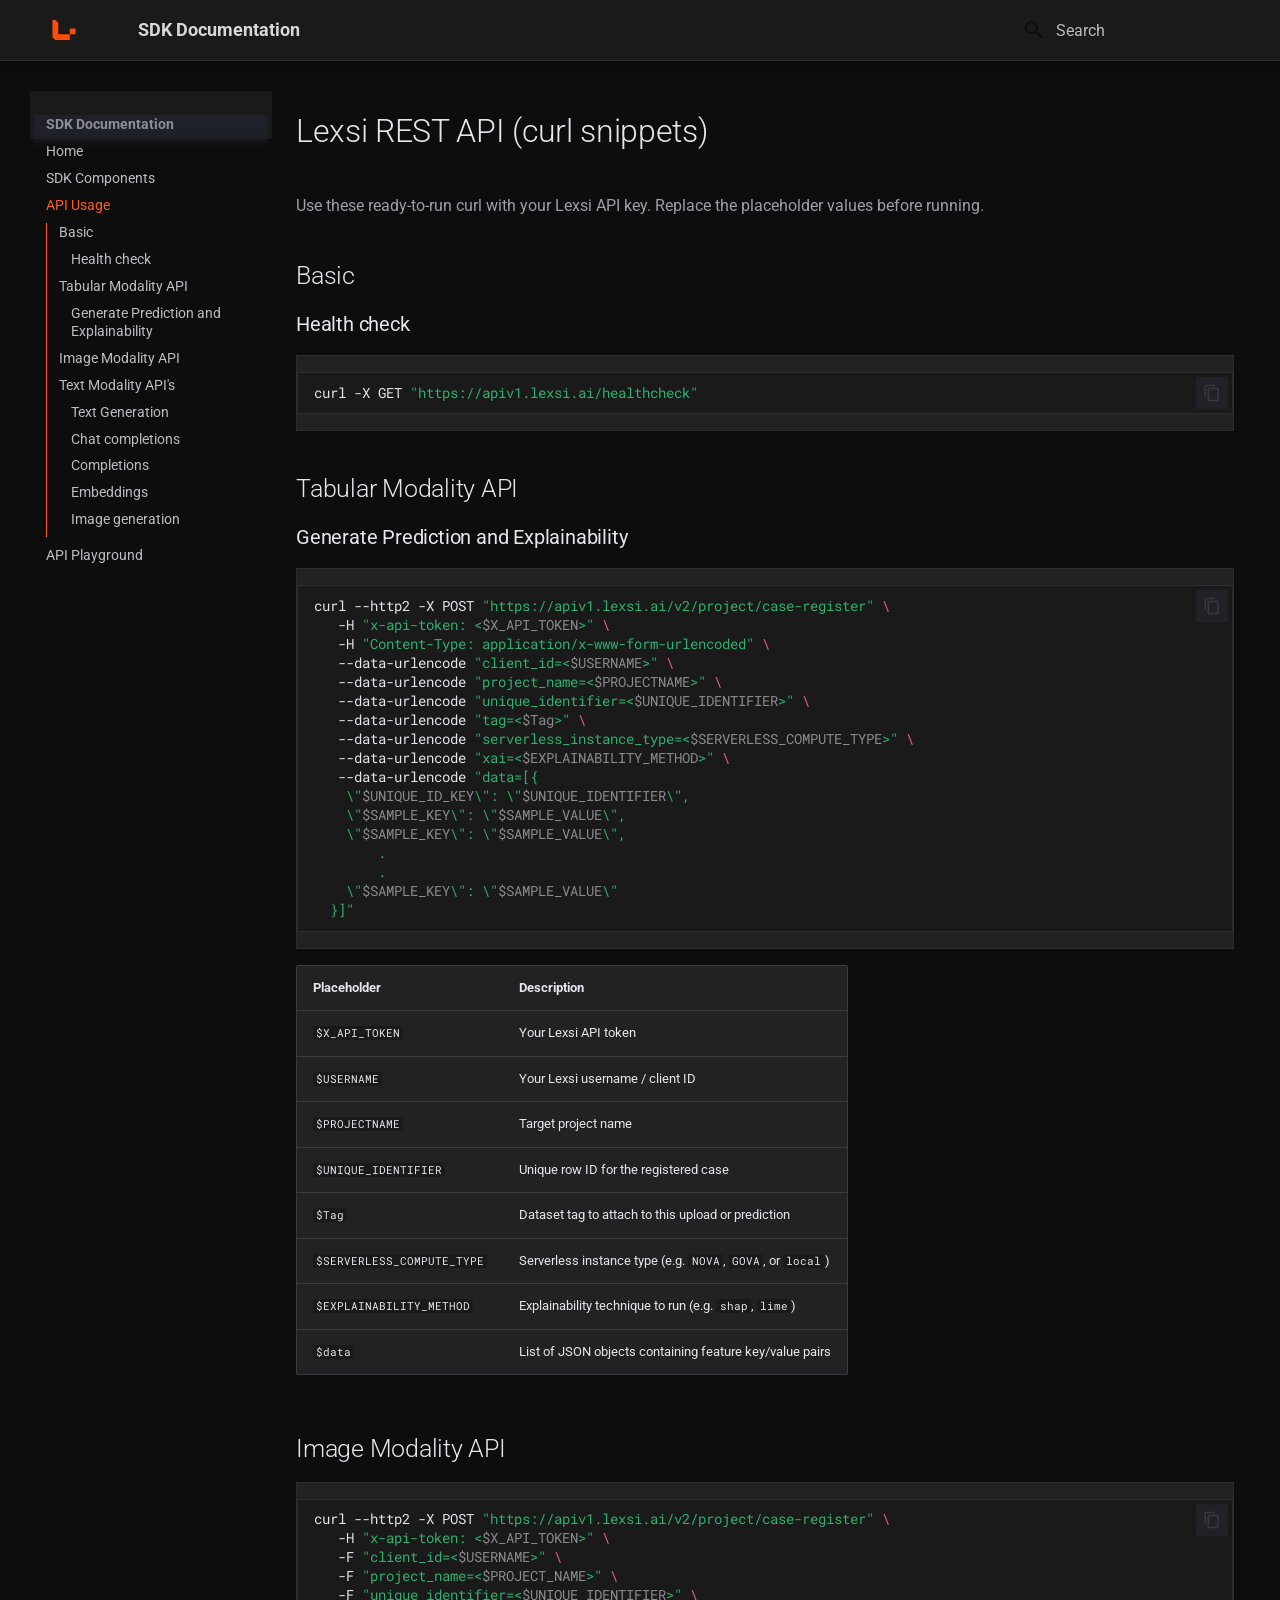
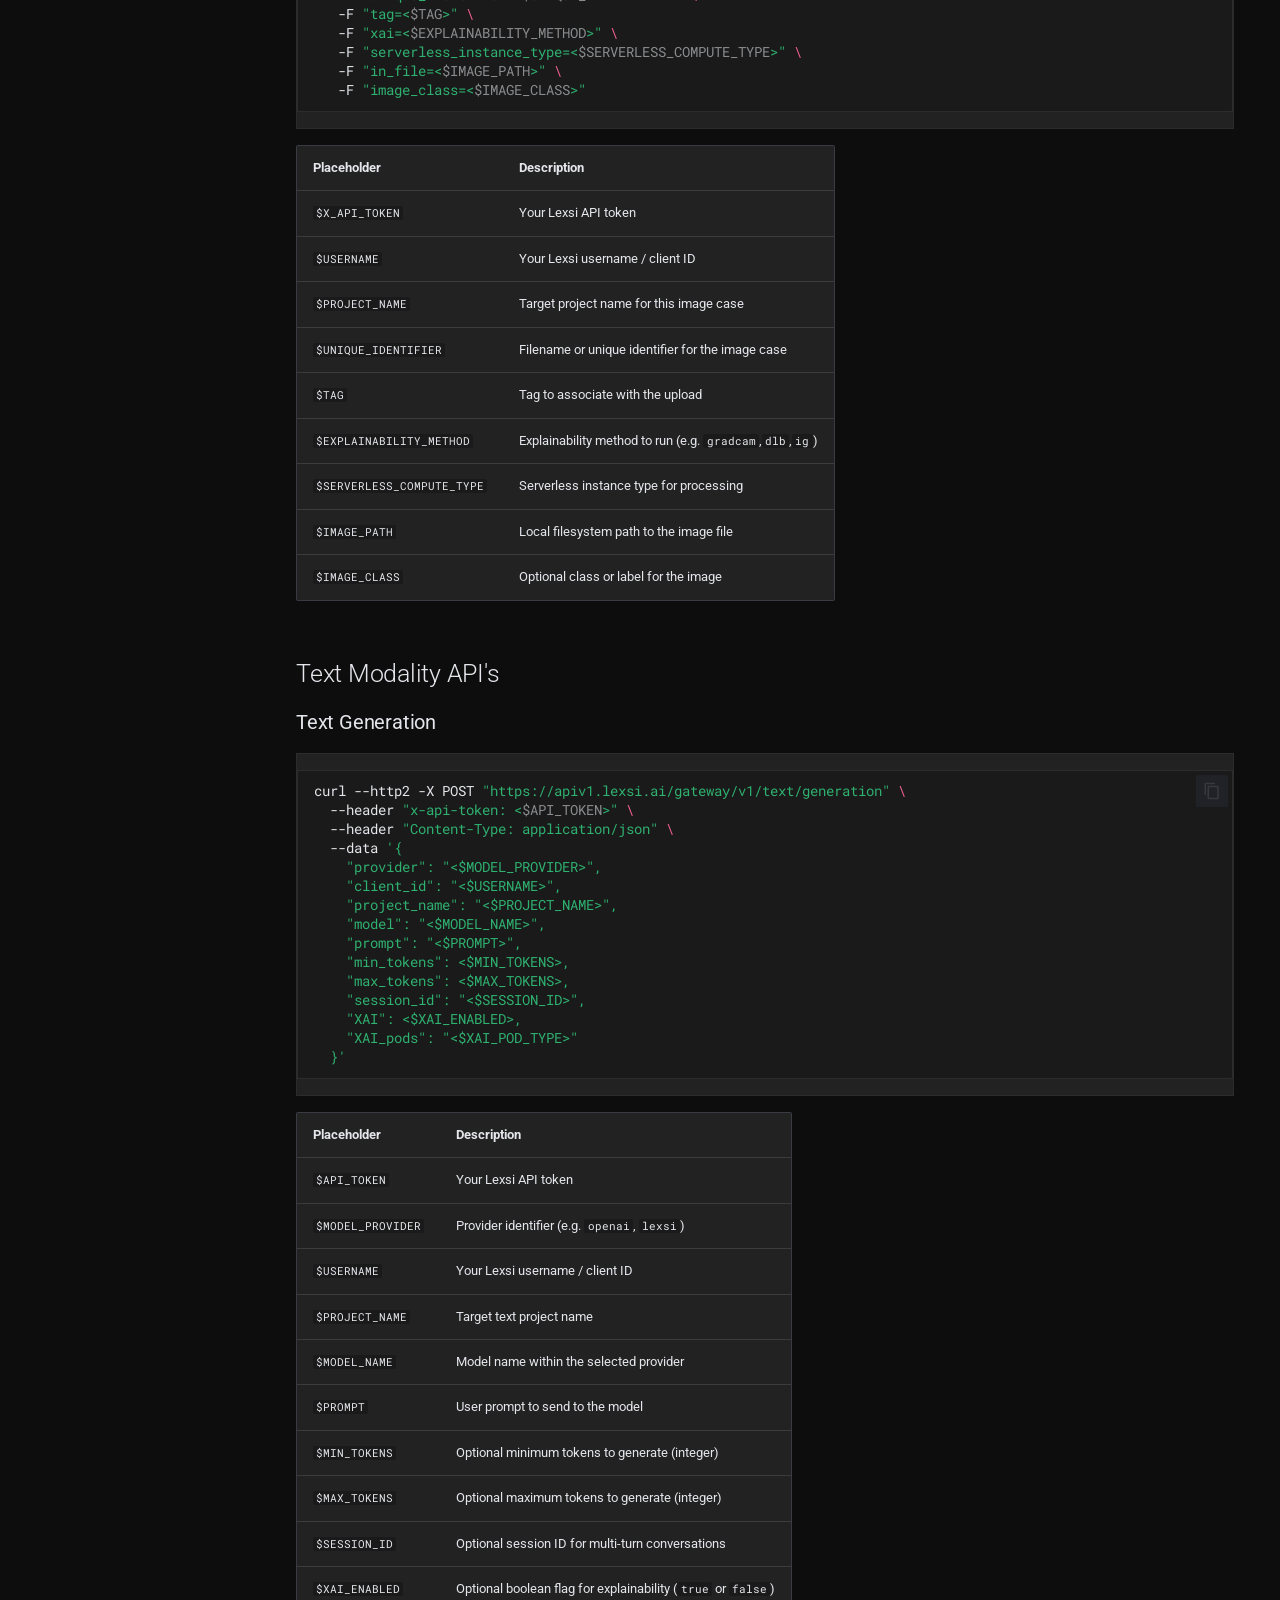
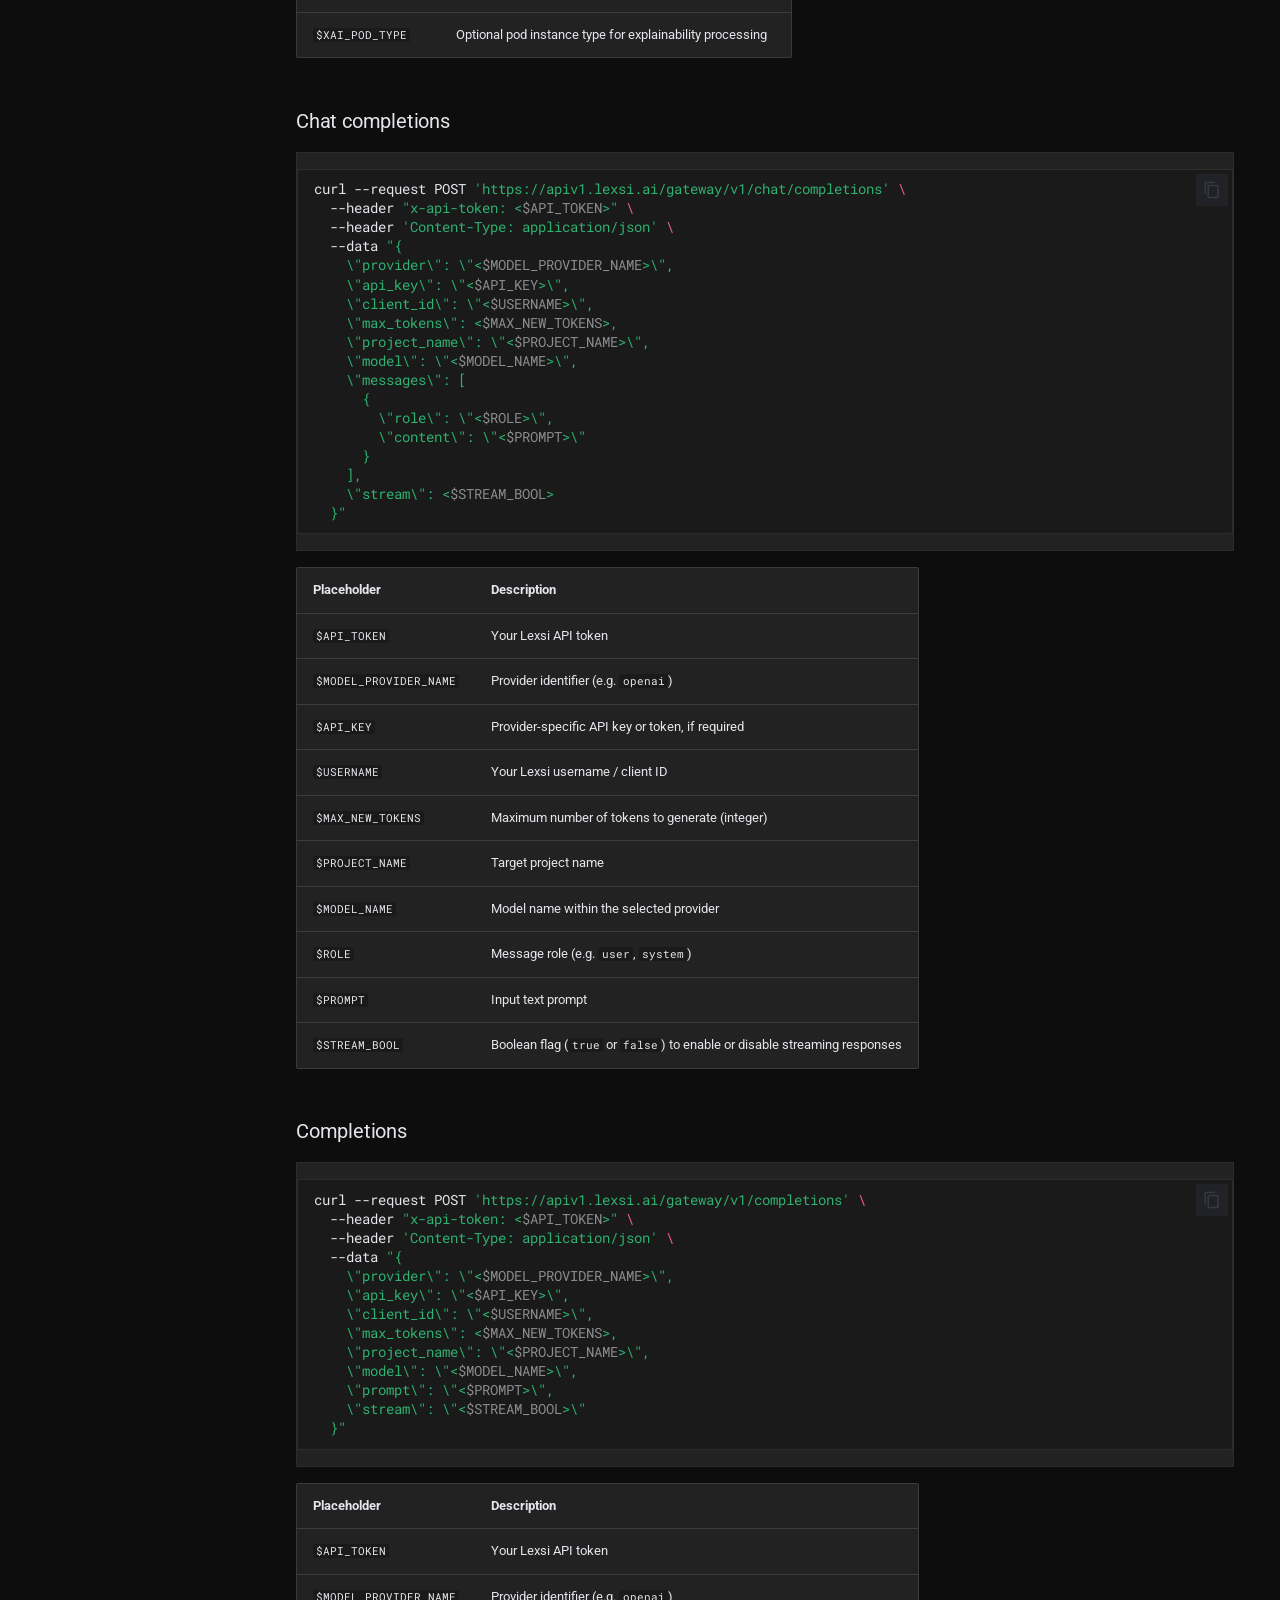
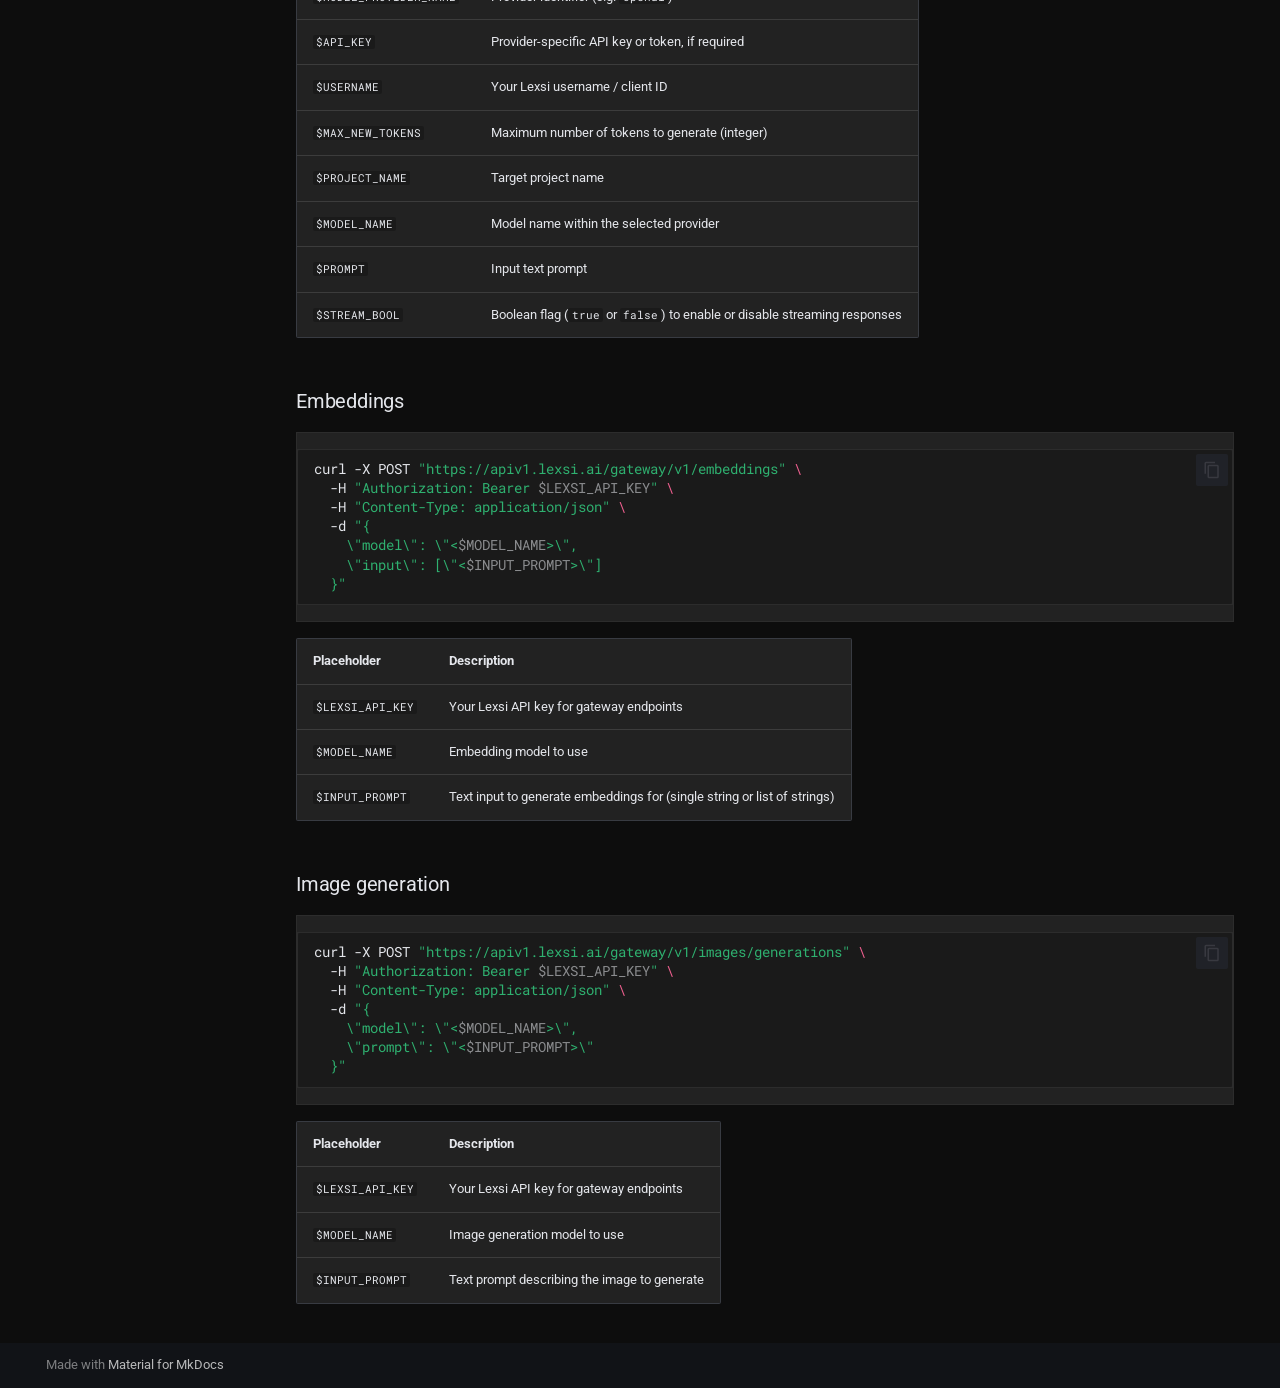
<file: api/index.html>
<!doctype html>
<html lang="en" class="no-js">
  <head>
    
      <meta charset="utf-8">
      <meta name="viewport" content="width=device-width,initial-scale=1">
      
      
      
        <link rel="canonical" href="https://lexsi-labs.github.io/Lexsi-sdk/api/">
      
      
        <link rel="prev" href="../sdk/">
      
      
        <link rel="next" href="../redoc/">
      
      
        
      
      
      <link rel="icon" href="../assets/LexsiLogo.svg">
      <meta name="generator" content="mkdocs-1.6.1, mkdocs-material-9.7.6">
    
    
      
        <title>API Usage - SDK Documentation</title>
      
    
    
      <link rel="stylesheet" href="../assets/stylesheets/main.484c7ddc.min.css">
      
        
        <link rel="stylesheet" href="../assets/stylesheets/palette.ab4e12ef.min.css">
      
      


    
    
      
    
    
      
        
        
        <link rel="preconnect" href="https://fonts.gstatic.com" crossorigin>
        <link rel="stylesheet" href="https://fonts.googleapis.com/css?family=Roboto:300,300i,400,400i,700,700i%7CRoboto+Mono:400,400i,700,700i&display=fallback">
        <style>:root{--md-text-font:"Roboto";--md-code-font:"Roboto Mono"}</style>
      
    
    
      <link rel="stylesheet" href="../assets/_mkdocstrings.css">
    
      <link rel="stylesheet" href="../styles/overrides.css">
    
    <script>__md_scope=new URL("..",location),__md_hash=e=>[...e].reduce(((e,_)=>(e<<5)-e+_.charCodeAt(0)),0),__md_get=(e,_=localStorage,t=__md_scope)=>JSON.parse(_.getItem(t.pathname+"."+e)),__md_set=(e,_,t=localStorage,a=__md_scope)=>{try{t.setItem(a.pathname+"."+e,JSON.stringify(_))}catch(e){}}</script>
    
      

    
    
  </head>
  
  
    
    
      
    
    
    
    
    <body dir="ltr" data-md-color-scheme="slate" data-md-color-primary="custom" data-md-color-accent="custom">
  
    
    <input class="md-toggle" data-md-toggle="drawer" type="checkbox" id="__drawer" autocomplete="off">
    <input class="md-toggle" data-md-toggle="search" type="checkbox" id="__search" autocomplete="off">
    <label class="md-overlay" for="__drawer"></label>
    <div data-md-component="skip">
      
        
        <a href="#lexsi-rest-api-curl-snippets" class="md-skip">
          Skip to content
        </a>
      
    </div>
    <div data-md-component="announce">
      
    </div>
    
    
      

  

<header class="md-header md-header--shadow" data-md-component="header">
  <nav class="md-header__inner md-grid" aria-label="Header">
    <a href=".." title="SDK Documentation" class="md-header__button md-logo" aria-label="SDK Documentation" data-md-component="logo">
      
  <img src="../assets/LexsiLogo.svg" alt="logo">

    </a>
    <label class="md-header__button md-icon" for="__drawer">
      
      <svg xmlns="http://www.w3.org/2000/svg" viewBox="0 0 24 24"><path d="M3 6h18v2H3zm0 5h18v2H3zm0 5h18v2H3z"/></svg>
    </label>
    <div class="md-header__title" data-md-component="header-title">
      <div class="md-header__ellipsis">
        <div class="md-header__topic">
          <span class="md-ellipsis">
            SDK Documentation
          </span>
        </div>
        <div class="md-header__topic" data-md-component="header-topic">
          <span class="md-ellipsis">
            
              API Usage
            
          </span>
        </div>
      </div>
    </div>
    
      
        <form class="md-header__option" data-md-component="palette">
  
    
    
    
    <input class="md-option" data-md-color-media="" data-md-color-scheme="slate" data-md-color-primary="custom" data-md-color-accent="custom"  aria-hidden="true"  type="radio" name="__palette" id="__palette_0">
    
  
</form>
      
    
    
      <script>var palette=__md_get("__palette");if(palette&&palette.color){if("(prefers-color-scheme)"===palette.color.media){var media=matchMedia("(prefers-color-scheme: light)"),input=document.querySelector(media.matches?"[data-md-color-media='(prefers-color-scheme: light)']":"[data-md-color-media='(prefers-color-scheme: dark)']");palette.color.media=input.getAttribute("data-md-color-media"),palette.color.scheme=input.getAttribute("data-md-color-scheme"),palette.color.primary=input.getAttribute("data-md-color-primary"),palette.color.accent=input.getAttribute("data-md-color-accent")}for(var[key,value]of Object.entries(palette.color))document.body.setAttribute("data-md-color-"+key,value)}</script>
    
    
    
      
      
        <label class="md-header__button md-icon" for="__search">
          
          <svg xmlns="http://www.w3.org/2000/svg" viewBox="0 0 24 24"><path d="M9.5 3A6.5 6.5 0 0 1 16 9.5c0 1.61-.59 3.09-1.56 4.23l.27.27h.79l5 5-1.5 1.5-5-5v-.79l-.27-.27A6.52 6.52 0 0 1 9.5 16 6.5 6.5 0 0 1 3 9.5 6.5 6.5 0 0 1 9.5 3m0 2C7 5 5 7 5 9.5S7 14 9.5 14 14 12 14 9.5 12 5 9.5 5"/></svg>
        </label>
        <div class="md-search" data-md-component="search" role="dialog">
  <label class="md-search__overlay" for="__search"></label>
  <div class="md-search__inner" role="search">
    <form class="md-search__form" name="search">
      <input type="text" class="md-search__input" name="query" aria-label="Search" placeholder="Search" autocapitalize="off" autocorrect="off" autocomplete="off" spellcheck="false" data-md-component="search-query" required>
      <label class="md-search__icon md-icon" for="__search">
        
        <svg xmlns="http://www.w3.org/2000/svg" viewBox="0 0 24 24"><path d="M9.5 3A6.5 6.5 0 0 1 16 9.5c0 1.61-.59 3.09-1.56 4.23l.27.27h.79l5 5-1.5 1.5-5-5v-.79l-.27-.27A6.52 6.52 0 0 1 9.5 16 6.5 6.5 0 0 1 3 9.5 6.5 6.5 0 0 1 9.5 3m0 2C7 5 5 7 5 9.5S7 14 9.5 14 14 12 14 9.5 12 5 9.5 5"/></svg>
        
        <svg xmlns="http://www.w3.org/2000/svg" viewBox="0 0 24 24"><path d="M20 11v2H8l5.5 5.5-1.42 1.42L4.16 12l7.92-7.92L13.5 5.5 8 11z"/></svg>
      </label>
      <nav class="md-search__options" aria-label="Search">
        
        <button type="reset" class="md-search__icon md-icon" title="Clear" aria-label="Clear" tabindex="-1">
          
          <svg xmlns="http://www.w3.org/2000/svg" viewBox="0 0 24 24"><path d="M19 6.41 17.59 5 12 10.59 6.41 5 5 6.41 10.59 12 5 17.59 6.41 19 12 13.41 17.59 19 19 17.59 13.41 12z"/></svg>
        </button>
      </nav>
      
    </form>
    <div class="md-search__output">
      <div class="md-search__scrollwrap" tabindex="0" data-md-scrollfix>
        <div class="md-search-result" data-md-component="search-result">
          <div class="md-search-result__meta">
            Initializing search
          </div>
          <ol class="md-search-result__list" role="presentation"></ol>
        </div>
      </div>
    </div>
  </div>
</div>
      
    
    
  </nav>
  
</header>
    
    <div class="md-container" data-md-component="container">
      
      
        
          
        
      
      <main class="md-main" data-md-component="main">
        <div class="md-main__inner md-grid">
          
            
              
              <div class="md-sidebar md-sidebar--primary" data-md-component="sidebar" data-md-type="navigation" >
                <div class="md-sidebar__scrollwrap">
                  <div class="md-sidebar__inner">
                    



  

<nav class="md-nav md-nav--primary md-nav--integrated" aria-label="Navigation" data-md-level="0">
  <label class="md-nav__title" for="__drawer">
    <a href=".." title="SDK Documentation" class="md-nav__button md-logo" aria-label="SDK Documentation" data-md-component="logo">
      
  <img src="../assets/LexsiLogo.svg" alt="logo">

    </a>
    SDK Documentation
  </label>
  
  <ul class="md-nav__list" data-md-scrollfix>
    
      
      
  
  
  
  
    <li class="md-nav__item">
      <a href=".." class="md-nav__link">
        
  
  
  <span class="md-ellipsis">
    
  
    Home
  

    
  </span>
  
  

      </a>
    </li>
  

    
      
      
  
  
  
  
    <li class="md-nav__item">
      <a href="../sdk/" class="md-nav__link">
        
  
  
  <span class="md-ellipsis">
    
  
    SDK Components
  

    
  </span>
  
  

      </a>
    </li>
  

    
      
      
  
  
    
  
  
  
    <li class="md-nav__item md-nav__item--active">
      
      <input class="md-nav__toggle md-toggle" type="checkbox" id="__toc">
      
      
        
      
      
        <label class="md-nav__link md-nav__link--active" for="__toc">
          
  
  
  <span class="md-ellipsis">
    
  
    API Usage
  

    
  </span>
  
  

          <span class="md-nav__icon md-icon"></span>
        </label>
      
      <a href="./" class="md-nav__link md-nav__link--active">
        
  
  
  <span class="md-ellipsis">
    
  
    API Usage
  

    
  </span>
  
  

      </a>
      
        

<nav class="md-nav md-nav--secondary" aria-label="Table of contents">
  
  
  
    
  
  
    <label class="md-nav__title" for="__toc">
      <span class="md-nav__icon md-icon"></span>
      Table of contents
    </label>
    <ul class="md-nav__list" data-md-component="toc" data-md-scrollfix>
      
        <li class="md-nav__item">
  <a href="#basic" class="md-nav__link">
    <span class="md-ellipsis">
      
        Basic
      
    </span>
  </a>
  
    <nav class="md-nav" aria-label="Basic">
      <ul class="md-nav__list">
        
          <li class="md-nav__item">
  <a href="#health-check" class="md-nav__link">
    <span class="md-ellipsis">
      
        Health check
      
    </span>
  </a>
  
</li>
        
      </ul>
    </nav>
  
</li>
      
        <li class="md-nav__item">
  <a href="#tabular-modality-api" class="md-nav__link">
    <span class="md-ellipsis">
      
        Tabular Modality API
      
    </span>
  </a>
  
    <nav class="md-nav" aria-label="Tabular Modality API">
      <ul class="md-nav__list">
        
          <li class="md-nav__item">
  <a href="#generate-prediction-and-explainability" class="md-nav__link">
    <span class="md-ellipsis">
      
        Generate Prediction and Explainability
      
    </span>
  </a>
  
</li>
        
      </ul>
    </nav>
  
</li>
      
        <li class="md-nav__item">
  <a href="#image-modality-api" class="md-nav__link">
    <span class="md-ellipsis">
      
        Image Modality API
      
    </span>
  </a>
  
</li>
      
        <li class="md-nav__item">
  <a href="#text-modality-apis" class="md-nav__link">
    <span class="md-ellipsis">
      
        Text Modality API's
      
    </span>
  </a>
  
    <nav class="md-nav" aria-label="Text Modality API&#39;s">
      <ul class="md-nav__list">
        
          <li class="md-nav__item">
  <a href="#text-generation" class="md-nav__link">
    <span class="md-ellipsis">
      
        Text Generation
      
    </span>
  </a>
  
</li>
        
          <li class="md-nav__item">
  <a href="#chat-completions" class="md-nav__link">
    <span class="md-ellipsis">
      
        Chat completions
      
    </span>
  </a>
  
</li>
        
          <li class="md-nav__item">
  <a href="#completions" class="md-nav__link">
    <span class="md-ellipsis">
      
        Completions
      
    </span>
  </a>
  
</li>
        
          <li class="md-nav__item">
  <a href="#embeddings" class="md-nav__link">
    <span class="md-ellipsis">
      
        Embeddings
      
    </span>
  </a>
  
</li>
        
          <li class="md-nav__item">
  <a href="#image-generation" class="md-nav__link">
    <span class="md-ellipsis">
      
        Image generation
      
    </span>
  </a>
  
</li>
        
      </ul>
    </nav>
  
</li>
      
    </ul>
  
</nav>
      
    </li>
  

    
      
      
  
  
  
  
    <li class="md-nav__item">
      <a href="../redoc/" class="md-nav__link">
        
  
  
  <span class="md-ellipsis">
    
  
    API Playground
  

    
  </span>
  
  

      </a>
    </li>
  

    
  </ul>
</nav>
                  </div>
                </div>
              </div>
            
            
          
          
            <div class="md-content" data-md-component="content">
              
              <article class="md-content__inner md-typeset">
                
                  



<h1 id="lexsi-rest-api-curl-snippets">Lexsi REST API (curl snippets)<a class="headerlink" href="#lexsi-rest-api-curl-snippets" title="Permanent link">&para;</a></h1>
<p>Use these ready-to-run curl with your Lexsi API key. Replace the placeholder values before running.</p>
<h2 id="basic">Basic<a class="headerlink" href="#basic" title="Permanent link">&para;</a></h2>
<h3 id="health-check">Health check<a class="headerlink" href="#health-check" title="Permanent link">&para;</a></h3>
<div class="highlight"><pre><span></span><code>curl<span class="w"> </span>-X<span class="w"> </span>GET<span class="w"> </span><span class="s2">&quot;https://apiv1.lexsi.ai/healthcheck&quot;</span>
</code></pre></div>
<h2 id="tabular-modality-api">Tabular Modality API<a class="headerlink" href="#tabular-modality-api" title="Permanent link">&para;</a></h2>
<h3 id="generate-prediction-and-explainability">Generate Prediction and Explainability<a class="headerlink" href="#generate-prediction-and-explainability" title="Permanent link">&para;</a></h3>
<div class="highlight"><pre><span></span><code>curl<span class="w"> </span>--http2<span class="w"> </span>-X<span class="w"> </span>POST<span class="w"> </span><span class="s2">&quot;https://apiv1.lexsi.ai/v2/project/case-register&quot;</span><span class="w"> </span><span class="se">\</span>
<span class="w">   </span>-H<span class="w"> </span><span class="s2">&quot;x-api-token: &lt;</span><span class="nv">$X_API_TOKEN</span><span class="s2">&gt;&quot;</span><span class="w"> </span><span class="se">\</span>
<span class="w">   </span>-H<span class="w"> </span><span class="s2">&quot;Content-Type: application/x-www-form-urlencoded&quot;</span><span class="w"> </span><span class="se">\</span>
<span class="w">   </span>--data-urlencode<span class="w"> </span><span class="s2">&quot;client_id=&lt;</span><span class="nv">$USERNAME</span><span class="s2">&gt;&quot;</span><span class="w"> </span><span class="se">\</span>
<span class="w">   </span>--data-urlencode<span class="w"> </span><span class="s2">&quot;project_name=&lt;</span><span class="nv">$PROJECTNAME</span><span class="s2">&gt;&quot;</span><span class="w"> </span><span class="se">\</span>
<span class="w">   </span>--data-urlencode<span class="w"> </span><span class="s2">&quot;unique_identifier=&lt;</span><span class="nv">$UNIQUE_IDENTIFIER</span><span class="s2">&gt;&quot;</span><span class="w"> </span><span class="se">\</span>
<span class="w">   </span>--data-urlencode<span class="w"> </span><span class="s2">&quot;tag=&lt;</span><span class="nv">$Tag</span><span class="s2">&gt;&quot;</span><span class="w"> </span><span class="se">\</span>
<span class="w">   </span>--data-urlencode<span class="w"> </span><span class="s2">&quot;serverless_instance_type=&lt;</span><span class="nv">$SERVERLESS_COMPUTE_TYPE</span><span class="s2">&gt;&quot;</span><span class="w"> </span><span class="se">\</span>
<span class="w">   </span>--data-urlencode<span class="w"> </span><span class="s2">&quot;xai=&lt;</span><span class="nv">$EXPLAINABILITY_METHOD</span><span class="s2">&gt;&quot;</span><span class="w"> </span><span class="se">\</span>
<span class="w">   </span>--data-urlencode<span class="w"> </span><span class="s2">&quot;data=[{</span>
<span class="s2">    \&quot;</span><span class="nv">$UNIQUE_ID_KEY</span><span class="s2">\&quot;: \&quot;</span><span class="nv">$UNIQUE_IDENTIFIER</span><span class="s2">\&quot;,</span>
<span class="s2">    \&quot;</span><span class="nv">$SAMPLE_KEY</span><span class="s2">\&quot;: \&quot;</span><span class="nv">$SAMPLE_VALUE</span><span class="s2">\&quot;,</span>
<span class="s2">    \&quot;</span><span class="nv">$SAMPLE_KEY</span><span class="s2">\&quot;: \&quot;</span><span class="nv">$SAMPLE_VALUE</span><span class="s2">\&quot;,</span>
<span class="s2">        .</span>
<span class="s2">        .</span>
<span class="s2">    \&quot;</span><span class="nv">$SAMPLE_KEY</span><span class="s2">\&quot;: \&quot;</span><span class="nv">$SAMPLE_VALUE</span><span class="s2">\&quot;</span>
<span class="s2">  }]&quot;</span>
</code></pre></div>
<table>
<thead>
<tr>
<th>Placeholder</th>
<th>Description</th>
</tr>
</thead>
<tbody>
<tr>
<td><code>$X_API_TOKEN</code></td>
<td>Your Lexsi API token</td>
</tr>
<tr>
<td><code>$USERNAME</code></td>
<td>Your Lexsi username / client ID</td>
</tr>
<tr>
<td><code>$PROJECTNAME</code></td>
<td>Target project name</td>
</tr>
<tr>
<td><code>$UNIQUE_IDENTIFIER</code></td>
<td>Unique row ID for the registered case</td>
</tr>
<tr>
<td><code>$Tag</code></td>
<td>Dataset tag to attach to this upload or prediction</td>
</tr>
<tr>
<td><code>$SERVERLESS_COMPUTE_TYPE</code></td>
<td>Serverless instance type (e.g. <code>NOVA</code>, <code>GOVA</code>, or <code>local</code>)</td>
</tr>
<tr>
<td><code>$EXPLAINABILITY_METHOD</code></td>
<td>Explainability technique to run (e.g. <code>shap</code>, <code>lime</code>)</td>
</tr>
<tr>
<td><code>$data</code></td>
<td>List of JSON objects containing feature key/value pairs</td>
</tr>
</tbody>
</table>
<h2 id="image-modality-api">Image Modality API<a class="headerlink" href="#image-modality-api" title="Permanent link">&para;</a></h2>
<div class="highlight"><pre><span></span><code>curl<span class="w"> </span>--http2<span class="w"> </span>-X<span class="w"> </span>POST<span class="w"> </span><span class="s2">&quot;https://apiv1.lexsi.ai/v2/project/case-register&quot;</span><span class="w"> </span><span class="se">\</span>
<span class="w">   </span>-H<span class="w"> </span><span class="s2">&quot;x-api-token: &lt;</span><span class="nv">$X_API_TOKEN</span><span class="s2">&gt;&quot;</span><span class="w"> </span><span class="se">\</span>
<span class="w">   </span>-F<span class="w"> </span><span class="s2">&quot;client_id=&lt;</span><span class="nv">$USERNAME</span><span class="s2">&gt;&quot;</span><span class="w"> </span><span class="se">\</span>
<span class="w">   </span>-F<span class="w"> </span><span class="s2">&quot;project_name=&lt;</span><span class="nv">$PROJECT_NAME</span><span class="s2">&gt;&quot;</span><span class="w"> </span><span class="se">\</span>
<span class="w">   </span>-F<span class="w"> </span><span class="s2">&quot;unique_identifier=&lt;</span><span class="nv">$UNIQUE_IDENTIFIER</span><span class="s2">&gt;&quot;</span><span class="w"> </span><span class="se">\</span>
<span class="w">   </span>-F<span class="w"> </span><span class="s2">&quot;tag=&lt;</span><span class="nv">$TAG</span><span class="s2">&gt;&quot;</span><span class="w"> </span><span class="se">\</span>
<span class="w">   </span>-F<span class="w"> </span><span class="s2">&quot;xai=&lt;</span><span class="nv">$EXPLAINABILITY_METHOD</span><span class="s2">&gt;&quot;</span><span class="w"> </span><span class="se">\</span>
<span class="w">   </span>-F<span class="w"> </span><span class="s2">&quot;serverless_instance_type=&lt;</span><span class="nv">$SERVERLESS_COMPUTE_TYPE</span><span class="s2">&gt;&quot;</span><span class="w"> </span><span class="se">\</span>
<span class="w">   </span>-F<span class="w"> </span><span class="s2">&quot;in_file=&lt;</span><span class="nv">$IMAGE_PATH</span><span class="s2">&gt;&quot;</span><span class="w"> </span><span class="se">\</span>
<span class="w">   </span>-F<span class="w"> </span><span class="s2">&quot;image_class=&lt;</span><span class="nv">$IMAGE_CLASS</span><span class="s2">&gt;&quot;</span>
</code></pre></div>
<table>
<thead>
<tr>
<th>Placeholder</th>
<th>Description</th>
</tr>
</thead>
<tbody>
<tr>
<td><code>$X_API_TOKEN</code></td>
<td>Your Lexsi API token</td>
</tr>
<tr>
<td><code>$USERNAME</code></td>
<td>Your Lexsi username / client ID</td>
</tr>
<tr>
<td><code>$PROJECT_NAME</code></td>
<td>Target project name for this image case</td>
</tr>
<tr>
<td><code>$UNIQUE_IDENTIFIER</code></td>
<td>Filename or unique identifier for the image case</td>
</tr>
<tr>
<td><code>$TAG</code></td>
<td>Tag to associate with the upload</td>
</tr>
<tr>
<td><code>$EXPLAINABILITY_METHOD</code></td>
<td>Explainability method to run (e.g.  <code>gradcam</code>,<code>dlb</code>,<code>ig</code>)</td>
</tr>
<tr>
<td><code>$SERVERLESS_COMPUTE_TYPE</code></td>
<td>Serverless instance type for processing</td>
</tr>
<tr>
<td><code>$IMAGE_PATH</code></td>
<td>Local filesystem path to the image file</td>
</tr>
<tr>
<td><code>$IMAGE_CLASS</code></td>
<td>Optional class or label for the image</td>
</tr>
</tbody>
</table>
<h2 id="text-modality-apis">Text Modality API's<a class="headerlink" href="#text-modality-apis" title="Permanent link">&para;</a></h2>
<h3 id="text-generation">Text Generation<a class="headerlink" href="#text-generation" title="Permanent link">&para;</a></h3>
<div class="highlight"><pre><span></span><code>curl<span class="w"> </span>--http2<span class="w"> </span>-X<span class="w"> </span>POST<span class="w"> </span><span class="s2">&quot;https://apiv1.lexsi.ai/gateway/v1/text/generation&quot;</span><span class="w"> </span><span class="se">\</span>
<span class="w">  </span>--header<span class="w"> </span><span class="s2">&quot;x-api-token: &lt;</span><span class="nv">$API_TOKEN</span><span class="s2">&gt;&quot;</span><span class="w"> </span><span class="se">\</span>
<span class="w">  </span>--header<span class="w"> </span><span class="s2">&quot;Content-Type: application/json&quot;</span><span class="w"> </span><span class="se">\</span>
<span class="w">  </span>--data<span class="w"> </span><span class="s1">&#39;{</span>
<span class="s1">    &quot;provider&quot;: &quot;&lt;$MODEL_PROVIDER&gt;&quot;,</span>
<span class="s1">    &quot;client_id&quot;: &quot;&lt;$USERNAME&gt;&quot;,</span>
<span class="s1">    &quot;project_name&quot;: &quot;&lt;$PROJECT_NAME&gt;&quot;,</span>
<span class="s1">    &quot;model&quot;: &quot;&lt;$MODEL_NAME&gt;&quot;,</span>
<span class="s1">    &quot;prompt&quot;: &quot;&lt;$PROMPT&gt;&quot;,</span>
<span class="s1">    &quot;min_tokens&quot;: &lt;$MIN_TOKENS&gt;,</span>
<span class="s1">    &quot;max_tokens&quot;: &lt;$MAX_TOKENS&gt;,</span>
<span class="s1">    &quot;session_id&quot;: &quot;&lt;$SESSION_ID&gt;&quot;,</span>
<span class="s1">    &quot;XAI&quot;: &lt;$XAI_ENABLED&gt;,</span>
<span class="s1">    &quot;XAI_pods&quot;: &quot;&lt;$XAI_POD_TYPE&gt;&quot;</span>
<span class="s1">  }&#39;</span>
</code></pre></div>
<table>
<thead>
<tr>
<th>Placeholder</th>
<th>Description</th>
</tr>
</thead>
<tbody>
<tr>
<td><code>$API_TOKEN</code></td>
<td>Your Lexsi API token</td>
</tr>
<tr>
<td><code>$MODEL_PROVIDER</code></td>
<td>Provider identifier (e.g. <code>openai</code>, <code>lexsi</code>)</td>
</tr>
<tr>
<td><code>$USERNAME</code></td>
<td>Your Lexsi username / client ID</td>
</tr>
<tr>
<td><code>$PROJECT_NAME</code></td>
<td>Target text project name</td>
</tr>
<tr>
<td><code>$MODEL_NAME</code></td>
<td>Model name within the selected provider</td>
</tr>
<tr>
<td><code>$PROMPT</code></td>
<td>User prompt to send to the model</td>
</tr>
<tr>
<td><code>$MIN_TOKENS</code></td>
<td>Optional minimum tokens to generate (integer)</td>
</tr>
<tr>
<td><code>$MAX_TOKENS</code></td>
<td>Optional maximum tokens to generate (integer)</td>
</tr>
<tr>
<td><code>$SESSION_ID</code></td>
<td>Optional session ID for multi-turn conversations</td>
</tr>
<tr>
<td><code>$XAI_ENABLED</code></td>
<td>Optional boolean flag for explainability (<code>true</code> or <code>false</code>)</td>
</tr>
<tr>
<td><code>$XAI_POD_TYPE</code></td>
<td>Optional pod instance type for explainability processing</td>
</tr>
</tbody>
</table>
<h3 id="chat-completions">Chat completions<a class="headerlink" href="#chat-completions" title="Permanent link">&para;</a></h3>
<div class="highlight"><pre><span></span><code>curl<span class="w"> </span>--request<span class="w"> </span>POST<span class="w"> </span><span class="s1">&#39;https://apiv1.lexsi.ai/gateway/v1/chat/completions&#39;</span><span class="w"> </span><span class="se">\</span>
<span class="w">  </span>--header<span class="w"> </span><span class="s2">&quot;x-api-token: &lt;</span><span class="nv">$API_TOKEN</span><span class="s2">&gt;&quot;</span><span class="w"> </span><span class="se">\</span>
<span class="w">  </span>--header<span class="w"> </span><span class="s1">&#39;Content-Type: application/json&#39;</span><span class="w"> </span><span class="se">\</span>
<span class="w">  </span>--data<span class="w"> </span><span class="s2">&quot;{</span>
<span class="s2">    \&quot;provider\&quot;: \&quot;&lt;</span><span class="nv">$MODEL_PROVIDER_NAME</span><span class="s2">&gt;\&quot;,</span>
<span class="s2">    \&quot;api_key\&quot;: \&quot;&lt;</span><span class="nv">$API_KEY</span><span class="s2">&gt;\&quot;,</span>
<span class="s2">    \&quot;client_id\&quot;: \&quot;&lt;</span><span class="nv">$USERNAME</span><span class="s2">&gt;\&quot;,</span>
<span class="s2">    \&quot;max_tokens\&quot;: &lt;</span><span class="nv">$MAX_NEW_TOKENS</span><span class="s2">&gt;,</span>
<span class="s2">    \&quot;project_name\&quot;: \&quot;&lt;</span><span class="nv">$PROJECT_NAME</span><span class="s2">&gt;\&quot;,</span>
<span class="s2">    \&quot;model\&quot;: \&quot;&lt;</span><span class="nv">$MODEL_NAME</span><span class="s2">&gt;\&quot;,</span>
<span class="s2">    \&quot;messages\&quot;: [</span>
<span class="s2">      {</span>
<span class="s2">        \&quot;role\&quot;: \&quot;&lt;</span><span class="nv">$ROLE</span><span class="s2">&gt;\&quot;,</span>
<span class="s2">        \&quot;content\&quot;: \&quot;&lt;</span><span class="nv">$PROMPT</span><span class="s2">&gt;\&quot;</span>
<span class="s2">      }</span>
<span class="s2">    ],</span>
<span class="s2">    \&quot;stream\&quot;: &lt;</span><span class="nv">$STREAM_BOOL</span><span class="s2">&gt;</span>
<span class="s2">  }&quot;</span>
</code></pre></div>
<table>
<thead>
<tr>
<th>Placeholder</th>
<th>Description</th>
</tr>
</thead>
<tbody>
<tr>
<td><code>$API_TOKEN</code></td>
<td>Your Lexsi API token</td>
</tr>
<tr>
<td><code>$MODEL_PROVIDER_NAME</code></td>
<td>Provider identifier (e.g. <code>openai</code>)</td>
</tr>
<tr>
<td><code>$API_KEY</code></td>
<td>Provider-specific API key or token, if required</td>
</tr>
<tr>
<td><code>$USERNAME</code></td>
<td>Your Lexsi username / client ID</td>
</tr>
<tr>
<td><code>$MAX_NEW_TOKENS</code></td>
<td>Maximum number of tokens to generate (integer)</td>
</tr>
<tr>
<td><code>$PROJECT_NAME</code></td>
<td>Target project name</td>
</tr>
<tr>
<td><code>$MODEL_NAME</code></td>
<td>Model name within the selected provider</td>
</tr>
<tr>
<td><code>$ROLE</code></td>
<td>Message role (e.g. <code>user</code>, <code>system</code>)</td>
</tr>
<tr>
<td><code>$PROMPT</code></td>
<td>Input text prompt</td>
</tr>
<tr>
<td><code>$STREAM_BOOL</code></td>
<td>Boolean flag (<code>true</code> or <code>false</code>) to enable or disable streaming responses</td>
</tr>
</tbody>
</table>
<h3 id="completions">Completions<a class="headerlink" href="#completions" title="Permanent link">&para;</a></h3>
<div class="highlight"><pre><span></span><code>curl<span class="w"> </span>--request<span class="w"> </span>POST<span class="w"> </span><span class="s1">&#39;https://apiv1.lexsi.ai/gateway/v1/completions&#39;</span><span class="w"> </span><span class="se">\</span>
<span class="w">  </span>--header<span class="w"> </span><span class="s2">&quot;x-api-token: &lt;</span><span class="nv">$API_TOKEN</span><span class="s2">&gt;&quot;</span><span class="w"> </span><span class="se">\</span>
<span class="w">  </span>--header<span class="w"> </span><span class="s1">&#39;Content-Type: application/json&#39;</span><span class="w"> </span><span class="se">\</span>
<span class="w">  </span>--data<span class="w"> </span><span class="s2">&quot;{</span>
<span class="s2">    \&quot;provider\&quot;: \&quot;&lt;</span><span class="nv">$MODEL_PROVIDER_NAME</span><span class="s2">&gt;\&quot;,</span>
<span class="s2">    \&quot;api_key\&quot;: \&quot;&lt;</span><span class="nv">$API_KEY</span><span class="s2">&gt;\&quot;,</span>
<span class="s2">    \&quot;client_id\&quot;: \&quot;&lt;</span><span class="nv">$USERNAME</span><span class="s2">&gt;\&quot;,</span>
<span class="s2">    \&quot;max_tokens\&quot;: &lt;</span><span class="nv">$MAX_NEW_TOKENS</span><span class="s2">&gt;,</span>
<span class="s2">    \&quot;project_name\&quot;: \&quot;&lt;</span><span class="nv">$PROJECT_NAME</span><span class="s2">&gt;\&quot;,</span>
<span class="s2">    \&quot;model\&quot;: \&quot;&lt;</span><span class="nv">$MODEL_NAME</span><span class="s2">&gt;\&quot;,</span>
<span class="s2">    \&quot;prompt\&quot;: \&quot;&lt;</span><span class="nv">$PROMPT</span><span class="s2">&gt;\&quot;,</span>
<span class="s2">    \&quot;stream\&quot;: \&quot;&lt;</span><span class="nv">$STREAM_BOOL</span><span class="s2">&gt;\&quot;</span>
<span class="s2">  }&quot;</span>
</code></pre></div>
<table>
<thead>
<tr>
<th>Placeholder</th>
<th>Description</th>
</tr>
</thead>
<tbody>
<tr>
<td><code>$API_TOKEN</code></td>
<td>Your Lexsi API token</td>
</tr>
<tr>
<td><code>$MODEL_PROVIDER_NAME</code></td>
<td>Provider identifier (e.g. <code>openai</code>)</td>
</tr>
<tr>
<td><code>$API_KEY</code></td>
<td>Provider-specific API key or token, if required</td>
</tr>
<tr>
<td><code>$USERNAME</code></td>
<td>Your Lexsi username / client ID</td>
</tr>
<tr>
<td><code>$MAX_NEW_TOKENS</code></td>
<td>Maximum number of tokens to generate (integer)</td>
</tr>
<tr>
<td><code>$PROJECT_NAME</code></td>
<td>Target project name</td>
</tr>
<tr>
<td><code>$MODEL_NAME</code></td>
<td>Model name within the selected provider</td>
</tr>
<tr>
<td><code>$PROMPT</code></td>
<td>Input text prompt</td>
</tr>
<tr>
<td><code>$STREAM_BOOL</code></td>
<td>Boolean flag (<code>true</code> or <code>false</code>) to enable or disable streaming responses</td>
</tr>
</tbody>
</table>
<h3 id="embeddings">Embeddings<a class="headerlink" href="#embeddings" title="Permanent link">&para;</a></h3>
<div class="highlight"><pre><span></span><code>curl<span class="w"> </span>-X<span class="w"> </span>POST<span class="w"> </span><span class="s2">&quot;https://apiv1.lexsi.ai/gateway/v1/embeddings&quot;</span><span class="w"> </span><span class="se">\</span>
<span class="w">  </span>-H<span class="w"> </span><span class="s2">&quot;Authorization: Bearer </span><span class="nv">$LEXSI_API_KEY</span><span class="s2">&quot;</span><span class="w"> </span><span class="se">\</span>
<span class="w">  </span>-H<span class="w"> </span><span class="s2">&quot;Content-Type: application/json&quot;</span><span class="w"> </span><span class="se">\</span>
<span class="w">  </span>-d<span class="w"> </span><span class="s2">&quot;{</span>
<span class="s2">    \&quot;model\&quot;: \&quot;&lt;</span><span class="nv">$MODEL_NAME</span><span class="s2">&gt;\&quot;,</span>
<span class="s2">    \&quot;input\&quot;: [\&quot;&lt;</span><span class="nv">$INPUT_PROMPT</span><span class="s2">&gt;\&quot;]</span>
<span class="s2">  }&quot;</span>
</code></pre></div>
<table>
<thead>
<tr>
<th>Placeholder</th>
<th>Description</th>
</tr>
</thead>
<tbody>
<tr>
<td><code>$LEXSI_API_KEY</code></td>
<td>Your Lexsi API key for gateway endpoints</td>
</tr>
<tr>
<td><code>$MODEL_NAME</code></td>
<td>Embedding model to use</td>
</tr>
<tr>
<td><code>$INPUT_PROMPT</code></td>
<td>Text input to generate embeddings for (single string or list of strings)</td>
</tr>
</tbody>
</table>
<h3 id="image-generation">Image generation<a class="headerlink" href="#image-generation" title="Permanent link">&para;</a></h3>
<div class="highlight"><pre><span></span><code>curl<span class="w"> </span>-X<span class="w"> </span>POST<span class="w"> </span><span class="s2">&quot;https://apiv1.lexsi.ai/gateway/v1/images/generations&quot;</span><span class="w"> </span><span class="se">\</span>
<span class="w">  </span>-H<span class="w"> </span><span class="s2">&quot;Authorization: Bearer </span><span class="nv">$LEXSI_API_KEY</span><span class="s2">&quot;</span><span class="w"> </span><span class="se">\</span>
<span class="w">  </span>-H<span class="w"> </span><span class="s2">&quot;Content-Type: application/json&quot;</span><span class="w"> </span><span class="se">\</span>
<span class="w">  </span>-d<span class="w"> </span><span class="s2">&quot;{</span>
<span class="s2">    \&quot;model\&quot;: \&quot;&lt;</span><span class="nv">$MODEL_NAME</span><span class="s2">&gt;\&quot;,</span>
<span class="s2">    \&quot;prompt\&quot;: \&quot;&lt;</span><span class="nv">$INPUT_PROMPT</span><span class="s2">&gt;\&quot;</span>
<span class="s2">  }&quot;</span>
</code></pre></div>
<table>
<thead>
<tr>
<th>Placeholder</th>
<th>Description</th>
</tr>
</thead>
<tbody>
<tr>
<td><code>$LEXSI_API_KEY</code></td>
<td>Your Lexsi API key for gateway endpoints</td>
</tr>
<tr>
<td><code>$MODEL_NAME</code></td>
<td>Image generation model to use</td>
</tr>
<tr>
<td><code>$INPUT_PROMPT</code></td>
<td>Text prompt describing the image to generate</td>
</tr>
</tbody>
</table>












                
              </article>
            </div>
          
          
<script>var target=document.getElementById(location.hash.slice(1));target&&target.name&&(target.checked=target.name.startsWith("__tabbed_"))</script>
        </div>
        
          <button type="button" class="md-top md-icon" data-md-component="top" hidden>
  
  <svg xmlns="http://www.w3.org/2000/svg" viewBox="0 0 24 24"><path d="M13 20h-2V8l-5.5 5.5-1.42-1.42L12 4.16l7.92 7.92-1.42 1.42L13 8z"/></svg>
  Back to top
</button>
        
      </main>
      
        <footer class="md-footer">
  
  <div class="md-footer-meta md-typeset">
    <div class="md-footer-meta__inner md-grid">
      <div class="md-copyright">
  
  
    Made with
    <a href="https://squidfunk.github.io/mkdocs-material/" target="_blank" rel="noopener">
      Material for MkDocs
    </a>
  
</div>
      
    </div>
  </div>
</footer>
      
    </div>
    <div class="md-dialog" data-md-component="dialog">
      <div class="md-dialog__inner md-typeset"></div>
    </div>
    
    
    
      
      
      <script id="__config" type="application/json">{"annotate": null, "base": "..", "features": ["navigation.top", "navigation.sections", "navigation.expand", "navigation.prune", "navigation.tracking", "toc.integrate", "toc.follow", "content.code.copy"], "search": "../assets/javascripts/workers/search.2c215733.min.js", "tags": null, "translations": {"clipboard.copied": "Copied to clipboard", "clipboard.copy": "Copy to clipboard", "search.result.more.one": "1 more on this page", "search.result.more.other": "# more on this page", "search.result.none": "No matching documents", "search.result.one": "1 matching document", "search.result.other": "# matching documents", "search.result.placeholder": "Type to start searching", "search.result.term.missing": "Missing", "select.version": "Select version"}, "version": null}</script>
    
    
      <script src="../assets/javascripts/bundle.79ae519e.min.js"></script>
      
    
  </body>
</html>
</file>
<file: assets/_mkdocstrings.css>
/* Avoid breaking parameter names, etc. in table cells. */
.doc-contents td code {
  word-break: normal !important;
}

/* No line break before first paragraph of descriptions. */
.doc-md-description,
.doc-md-description>p:first-child {
  display: inline;
}

/* No text transformation from Material for MkDocs for H5 headings. */
.md-typeset h5 .doc-object-name {
  text-transform: none;
}

/* Max width for docstring sections tables. */
.doc .md-typeset__table,
.doc .md-typeset__table table {
  display: table !important;
  width: 100%;
}

.doc .md-typeset__table tr {
  display: table-row;
}

/* Defaults in Spacy table style. */
.doc-param-default,
.doc-type_param-default {
  float: right;
}

/* Parameter headings must be inline, not blocks. */
.doc-heading-parameter,
.doc-heading-type_parameter {
  display: inline;
}

/* Default font size for parameter headings. */
.md-typeset .doc-heading-parameter {
  font-size: inherit;
}

/* Prefer space on the right, not the left of parameter permalinks. */
.doc-heading-parameter .headerlink,
.doc-heading-type_parameter .headerlink {
  margin-left: 0 !important;
  margin-right: 0.2rem;
}

/* Backward-compatibility: docstring section titles in bold. */
.doc-section-title {
  font-weight: bold;
}

/* Backlinks crumb separator. */
.doc-backlink-crumb {
  display: inline-flex;
  gap: .2rem;
  white-space: nowrap;
  align-items: center;
  vertical-align: middle;
}
.doc-backlink-crumb:not(:first-child)::before {
  background-color: var(--md-default-fg-color--lighter);
  content: "";
  display: inline;
  height: 1rem;
  --md-path-icon: url('data:image/svg+xml;charset=utf-8,<svg xmlns="http://www.w3.org/2000/svg" viewBox="0 0 24 24"><path d="M8.59 16.58 13.17 12 8.59 7.41 10 6l6 6-6 6z"/></svg>');
  -webkit-mask-image: var(--md-path-icon);
  mask-image: var(--md-path-icon);
  width: 1rem;
}
.doc-backlink-crumb.last {
  font-weight: bold;
}

/* Symbols in Navigation and ToC. */
:root, :host,
[data-md-color-scheme="default"] {
  --doc-symbol-parameter-fg-color: #df50af;
  --doc-symbol-type_parameter-fg-color: #df50af;
  --doc-symbol-attribute-fg-color: #953800;
  --doc-symbol-function-fg-color: #8250df;
  --doc-symbol-method-fg-color: #8250df;
  --doc-symbol-class-fg-color: #0550ae;
  --doc-symbol-type_alias-fg-color: #0550ae;
  --doc-symbol-module-fg-color: #5cad0f;

  --doc-symbol-parameter-bg-color: #df50af1a;
  --doc-symbol-type_parameter-bg-color: #df50af1a;
  --doc-symbol-attribute-bg-color: #9538001a;
  --doc-symbol-function-bg-color: #8250df1a;
  --doc-symbol-method-bg-color: #8250df1a;
  --doc-symbol-class-bg-color: #0550ae1a;
  --doc-symbol-type_alias-bg-color: #0550ae1a;
  --doc-symbol-module-bg-color: #5cad0f1a;
}

[data-md-color-scheme="slate"] {
  --doc-symbol-parameter-fg-color: #ffa8cc;
  --doc-symbol-type_parameter-fg-color: #ffa8cc;
  --doc-symbol-attribute-fg-color: #ffa657;
  --doc-symbol-function-fg-color: #d2a8ff;
  --doc-symbol-method-fg-color: #d2a8ff;
  --doc-symbol-class-fg-color: #79c0ff;
  --doc-symbol-type_alias-fg-color: #79c0ff;
  --doc-symbol-module-fg-color: #baff79;

  --doc-symbol-parameter-bg-color: #ffa8cc1a;
  --doc-symbol-type_parameter-bg-color: #ffa8cc1a;
  --doc-symbol-attribute-bg-color: #ffa6571a;
  --doc-symbol-function-bg-color: #d2a8ff1a;
  --doc-symbol-method-bg-color: #d2a8ff1a;
  --doc-symbol-class-bg-color: #79c0ff1a;
  --doc-symbol-type_alias-bg-color: #79c0ff1a;
  --doc-symbol-module-bg-color: #baff791a;
}

code.doc-symbol {
  border-radius: .1rem;
  font-size: .85em;
  padding: 0 .3em;
  font-weight: bold;
}

code.doc-symbol-parameter,
a code.doc-symbol-parameter {
  color: var(--doc-symbol-parameter-fg-color);
  background-color: var(--doc-symbol-parameter-bg-color);
}

code.doc-symbol-parameter::after {
  content: "param";
}

code.doc-symbol-type_parameter,
a code.doc-symbol-type_parameter {
  color: var(--doc-symbol-type_parameter-fg-color);
  background-color: var(--doc-symbol-type_parameter-bg-color);
}

code.doc-symbol-type_parameter::after {
  content: "type-param";
}

code.doc-symbol-attribute,
a code.doc-symbol-attribute {
  color: var(--doc-symbol-attribute-fg-color);
  background-color: var(--doc-symbol-attribute-bg-color);
}

code.doc-symbol-attribute::after {
  content: "attr";
}

code.doc-symbol-function,
a code.doc-symbol-function {
  color: var(--doc-symbol-function-fg-color);
  background-color: var(--doc-symbol-function-bg-color);
}

code.doc-symbol-function::after {
  content: "func";
}

code.doc-symbol-method,
a code.doc-symbol-method {
  color: var(--doc-symbol-method-fg-color);
  background-color: var(--doc-symbol-method-bg-color);
}

code.doc-symbol-method::after {
  content: "meth";
}

code.doc-symbol-class,
a code.doc-symbol-class {
  color: var(--doc-symbol-class-fg-color);
  background-color: var(--doc-symbol-class-bg-color);
}

code.doc-symbol-class::after {
  content: "class";
}


code.doc-symbol-type_alias,
a code.doc-symbol-type_alias {
  color: var(--doc-symbol-type_alias-fg-color);
  background-color: var(--doc-symbol-type_alias-bg-color);
}

code.doc-symbol-type_alias::after {
  content: "type";
}

code.doc-symbol-module,
a code.doc-symbol-module {
  color: var(--doc-symbol-module-fg-color);
  background-color: var(--doc-symbol-module-bg-color);
}

code.doc-symbol-module::after {
  content: "mod";
}

.doc-signature .autorefs {
  color: inherit;
  border-bottom: 1px dotted currentcolor;
}

/* Source code blocks (admonitions). */
:root {
  --md-admonition-icon--mkdocstrings-source: url('data:image/svg+xml;charset=utf-8,<svg xmlns="http://www.w3.org/2000/svg" viewBox="0 0 24 24"><path d="M15.22 4.97a.75.75 0 0 1 1.06 0l6.5 6.5a.75.75 0 0 1 0 1.06l-6.5 6.5a.749.749 0 0 1-1.275-.326.75.75 0 0 1 .215-.734L21.19 12l-5.97-5.97a.75.75 0 0 1 0-1.06m-6.44 0a.75.75 0 0 1 0 1.06L2.81 12l5.97 5.97a.749.749 0 0 1-.326 1.275.75.75 0 0 1-.734-.215l-6.5-6.5a.75.75 0 0 1 0-1.06l6.5-6.5a.75.75 0 0 1 1.06 0"/></svg>')
}
.md-typeset .admonition.mkdocstrings-source,
.md-typeset details.mkdocstrings-source {
  border: none;
  padding: 0;
}
.md-typeset .admonition.mkdocstrings-source:focus-within,
.md-typeset details.mkdocstrings-source:focus-within {
  box-shadow: none;
}
.md-typeset .mkdocstrings-source > .admonition-title,
.md-typeset .mkdocstrings-source > summary {
  background-color: inherit;
}
.md-typeset .mkdocstrings-source > .admonition-title::before,
.md-typeset .mkdocstrings-source > summary::before {
  background-color: var(--md-default-fg-color);
  -webkit-mask-image: var(--md-admonition-icon--mkdocstrings-source);
          mask-image: var(--md-admonition-icon--mkdocstrings-source);
}
</file>
<file: styles/overrides.css>
:root {
  /* Brand palette */
  --lexsi-bg: #0d0d0d;
  --lexsi-surface: #1a1a1a;
  --lexsi-card: #222222;
  --lexsi-text: #e4e6eb;
  --lexsi-muted: #9aa0a6;
  --lexsi-accent: #ff5c1b;
  --lexsi-border: #2c2c2c;
  --lexsi-success: #3e8643;

  /* Map to Material variables */
  --md-default-bg-color: var(--lexsi-bg);
  --md-primary-fg-color: var(--lexsi-accent);
  --md-primary-bg-color: var(--lexsi-bg);
  --md-accent-fg-color: var(--lexsi-accent);
  --md-accent-bg-color: var(--lexsi-bg);
  --md-typeset-color: var(--lexsi-text);
  --md-typeset-a-color: var(--lexsi-accent);
  --md-code-bg-color: var(--lexsi-surface);
  --md-code-fg-color: var(--lexsi-text);
}

/* Page background and surfaces */
body {
  background-color: var(--lexsi-bg);
}

.md-main,
.md-content {
  background-color: var(--lexsi-bg);
}

.md-typeset h1,
.md-typeset h2,
.md-typeset h3,
.md-typeset h4,
.md-typeset h5,
.md-typeset h6 {
  color: var(--lexsi-text);
}

.md-typeset p,
.md-typeset li {
  color: var(--lexsi-muted);
}

/* Navigation */
.md-header,
.md-tabs {
  background-color: var(--lexsi-surface);
  border-bottom: 1px solid var(--lexsi-border);
  align-items: center;
}

.md-header__inner {
  width: 100%;
  display: flex;
  align-items: center;
  justify-content: center;
  gap: 24px;
}

.md-header__button.md-logo img {
  height: 36px;
}

.md-header__title {
  display: flex;
  align-items: center;
  gap: 12px;
  color: #d8d8d8;
}

.md-header-nav__title {
  color: #ffffff;
  font-size: 18px;
  font-weight: 700;
}

.md-sidebar--primary,
.md-sidebar--secondary {
  background-color: var(--lexsi-surface);
}

.md-nav__item .md-nav__link--active {
  color: var(--lexsi-accent);
}

.md-header-nav__title {
  color: #ffffff;
  font-size: 18px;
  font-weight: 700;
}

/* Cards and content blocks */
.md-typeset .admonition,
.md-typeset .highlight,
.md-typeset pre {
  background-color: var(--lexsi-card);
  border: 1px solid var(--lexsi-border);
}

/* Buttons */
.md-button {
  background-color: transparent;
  border: 1px solid var(--lexsi-border);
  color: var(--lexsi-text);
}

.md-button--primary {
  background-color: var(--lexsi-accent);
  color: #0d0d0d;
  border-color: var(--lexsi-accent);
}

.md-button:hover {
  border-color: var(--lexsi-accent);
  color: var(--lexsi-accent);
}

.md-button--primary:hover {
  filter: brightness(1.05);
}

/* Tables */
.md-typeset table {
  border-color: var(--lexsi-border);
}

.md-typeset table td,
.md-typeset table th {
  border-color: var(--lexsi-border);
  background-color: var(--lexsi-card);
  color: var(--lexsi-text);
}

/* Links */
a:hover {
  color: #ff7a45;
}

/* Code blocks */
.md-typeset code {
  background-color: var(--lexsi-surface);
  color: var(--lexsi-text);
}

/* Search dialog */
.md-search__form,
.md-search__input {
  background-color: var(--lexsi-surface);
  color: var(--lexsi-text);
}
</file>
<file: assets/stylesheets/main.484c7ddc.min.css>
@charset "UTF-8";html{-webkit-text-size-adjust:none;-moz-text-size-adjust:none;text-size-adjust:none;box-sizing:border-box}*,:after,:before{box-sizing:inherit}@media (prefers-reduced-motion){*,:after,:before{transition:none!important}}body{margin:0}a,button,input,label{-webkit-tap-highlight-color:transparent}a{color:inherit;text-decoration:none}hr{border:0;box-sizing:initial;display:block;height:.05rem;overflow:visible;padding:0}small{font-size:80%}sub,sup{line-height:1em}img{border-style:none}table{border-collapse:initial;border-spacing:0}td,th{font-weight:400;vertical-align:top}button{background:#0000;border:0;font-family:inherit;font-size:inherit;margin:0;padding:0}input{border:0;outline:none}:root{--md-primary-fg-color:#4051b5;--md-primary-fg-color--light:#5d6cc0;--md-primary-fg-color--dark:#303fa1;--md-primary-bg-color:#fff;--md-primary-bg-color--light:#ffffffb3;--md-accent-fg-color:#526cfe;--md-accent-fg-color--transparent:#526cfe1a;--md-accent-bg-color:#fff;--md-accent-bg-color--light:#ffffffb3}[data-md-color-scheme=default]{color-scheme:light}[data-md-color-scheme=default] img[src$="#gh-dark-mode-only"],[data-md-color-scheme=default] img[src$="#only-dark"]{display:none}:root,[data-md-color-scheme=default]{--md-hue:225deg;--md-default-fg-color:#000000de;--md-default-fg-color--light:#0000008a;--md-default-fg-color--lighter:#00000052;--md-default-fg-color--lightest:#00000012;--md-default-bg-color:#fff;--md-default-bg-color--light:#ffffffb3;--md-default-bg-color--lighter:#ffffff4d;--md-default-bg-color--lightest:#ffffff1f;--md-code-fg-color:#36464e;--md-code-bg-color:#f5f5f5;--md-code-bg-color--light:#f5f5f5b3;--md-code-bg-color--lighter:#f5f5f54d;--md-code-hl-color:#4287ff;--md-code-hl-color--light:#4287ff1a;--md-code-hl-number-color:#d52a2a;--md-code-hl-special-color:#db1457;--md-code-hl-function-color:#a846b9;--md-code-hl-constant-color:#6e59d9;--md-code-hl-keyword-color:#3f6ec6;--md-code-hl-string-color:#1c7d4d;--md-code-hl-name-color:var(--md-code-fg-color);--md-code-hl-operator-color:var(--md-default-fg-color--light);--md-code-hl-punctuation-color:var(--md-default-fg-color--light);--md-code-hl-comment-color:var(--md-default-fg-color--light);--md-code-hl-generic-color:var(--md-default-fg-color--light);--md-code-hl-variable-color:var(--md-default-fg-color--light);--md-typeset-color:var(--md-default-fg-color);--md-typeset-a-color:var(--md-primary-fg-color);--md-typeset-del-color:#f5503d26;--md-typeset-ins-color:#0bd57026;--md-typeset-kbd-color:#fafafa;--md-typeset-kbd-accent-color:#fff;--md-typeset-kbd-border-color:#b8b8b8;--md-typeset-mark-color:#ffff0080;--md-typeset-table-color:#0000001f;--md-typeset-table-color--light:rgba(0,0,0,.035);--md-admonition-fg-color:var(--md-default-fg-color);--md-admonition-bg-color:var(--md-default-bg-color);--md-warning-fg-color:#000000de;--md-warning-bg-color:#ff9;--md-footer-fg-color:#fff;--md-footer-fg-color--light:#ffffffb3;--md-footer-fg-color--lighter:#ffffff73;--md-footer-bg-color:#000000de;--md-footer-bg-color--dark:#00000052;--md-shadow-z1:0 0.2rem 0.5rem #0000000d,0 0 0.05rem #0000001a;--md-shadow-z2:0 0.2rem 0.5rem #0000001a,0 0 0.05rem #00000040;--md-shadow-z3:0 0.2rem 0.5rem #0003,0 0 0.05rem #00000059}.md-icon svg{fill:currentcolor;display:block;height:1.2rem;width:1.2rem}body{-webkit-font-smoothing:antialiased;-moz-osx-font-smoothing:grayscale;--md-text-font-family:var(--md-text-font,_),-apple-system,BlinkMacSystemFont,Helvetica,Arial,sans-serif;--md-code-font-family:var(--md-code-font,_),SFMono-Regular,Consolas,Menlo,monospace}aside,body,input{font-feature-settings:"kern","liga";color:var(--md-typeset-color);font-family:var(--md-text-font-family)}code,kbd,pre{font-feature-settings:"kern";font-family:var(--md-code-font-family)}:root{--md-typeset-table-sort-icon:url('data:image/svg+xml;charset=utf-8,<svg xmlns="http://www.w3.org/2000/svg" viewBox="0 0 24 24"><path d="m18 21-4-4h3V7h-3l4-4 4 4h-3v10h3M2 19v-2h10v2M2 13v-2h7v2M2 7V5h4v2z"/></svg>');--md-typeset-table-sort-icon--asc:url('data:image/svg+xml;charset=utf-8,<svg xmlns="http://www.w3.org/2000/svg" viewBox="0 0 24 24"><path d="M19 17h3l-4 4-4-4h3V3h2M2 17h10v2H2M6 5v2H2V5m0 6h7v2H2z"/></svg>');--md-typeset-table-sort-icon--desc:url('data:image/svg+xml;charset=utf-8,<svg xmlns="http://www.w3.org/2000/svg" viewBox="0 0 24 24"><path d="M19 7h3l-4-4-4 4h3v14h2M2 17h10v2H2M6 5v2H2V5m0 6h7v2H2z"/></svg>')}.md-typeset{-webkit-print-color-adjust:exact;color-adjust:exact;font-size:.8rem;line-height:1.6;overflow-wrap:break-word}@media print{.md-typeset{font-size:.68rem}}.md-typeset blockquote,.md-typeset dl,.md-typeset figure,.md-typeset ol,.md-typeset pre,.md-typeset ul{margin-bottom:1em;margin-top:1em}.md-typeset h1{color:var(--md-default-fg-color--light);font-size:2em;line-height:1.3;margin:0 0 1.25em}.md-typeset h1,.md-typeset h2{font-weight:300;letter-spacing:-.01em}.md-typeset h2{font-size:1.5625em;line-height:1.4;margin:1.6em 0 .64em}.md-typeset h3{font-size:1.25em;font-weight:400;letter-spacing:-.01em;line-height:1.5;margin:1.6em 0 .8em}.md-typeset h2+h3{margin-top:.8em}.md-typeset h4{font-weight:700;letter-spacing:-.01em;margin:1em 0}.md-typeset h5,.md-typeset h6{color:var(--md-default-fg-color--light);font-size:.8em;font-weight:700;letter-spacing:-.01em;margin:1.25em 0}.md-typeset h5{text-transform:uppercase}.md-typeset h5 code{text-transform:none}.md-typeset hr{border-bottom:.05rem solid var(--md-default-fg-color--lightest);display:flow-root;margin:1.5em 0}.md-typeset a{color:var(--md-typeset-a-color);word-break:break-word}.md-typeset a,.md-typeset a:before{transition:color 125ms}.md-typeset a:focus,.md-typeset a:hover{color:var(--md-accent-fg-color)}.md-typeset a:focus code,.md-typeset a:hover code{background-color:var(--md-accent-fg-color--transparent);color:var(--md-accent-fg-color)}.md-typeset a code{color:var(--md-typeset-a-color)}.md-typeset a.focus-visible{outline-color:var(--md-accent-fg-color);outline-offset:.2rem}.md-typeset code,.md-typeset kbd,.md-typeset pre{color:var(--md-code-fg-color);direction:ltr;font-variant-ligatures:none;transition:background-color 125ms}@media print{.md-typeset code,.md-typeset kbd,.md-typeset pre{white-space:pre-wrap}}.md-typeset code{background-color:var(--md-code-bg-color);border-radius:.1rem;-webkit-box-decoration-break:clone;box-decoration-break:clone;font-size:.85em;padding:0 .2941176471em;transition:color 125ms,background-color 125ms;word-break:break-word}.md-typeset code:not(.focus-visible){-webkit-tap-highlight-color:transparent;outline:none}.md-typeset pre{display:flow-root;line-height:1.4;position:relative}.md-typeset pre>code{-webkit-box-decoration-break:slice;box-decoration-break:slice;box-shadow:none;display:block;margin:0;outline-color:var(--md-accent-fg-color);overflow:auto;padding:.7720588235em 1.1764705882em;scrollbar-color:var(--md-default-fg-color--lighter) #0000;scrollbar-width:thin;touch-action:auto;word-break:normal}.md-typeset pre>code:hover{scrollbar-color:var(--md-accent-fg-color) #0000}.md-typeset pre>code::-webkit-scrollbar{height:.2rem;width:.2rem}.md-typeset pre>code::-webkit-scrollbar-thumb{background-color:var(--md-default-fg-color--lighter)}.md-typeset pre>code::-webkit-scrollbar-thumb:hover{background-color:var(--md-accent-fg-color)}.md-typeset kbd{background-color:var(--md-typeset-kbd-color);border-radius:.1rem;box-shadow:0 .1rem 0 .05rem var(--md-typeset-kbd-border-color),0 .1rem 0 var(--md-typeset-kbd-border-color),0 -.1rem .2rem var(--md-typeset-kbd-accent-color) inset;color:var(--md-default-fg-color);display:inline-block;font-size:.75em;padding:0 .6666666667em;vertical-align:text-top;word-break:break-word}.md-typeset mark{background-color:var(--md-typeset-mark-color);-webkit-box-decoration-break:clone;box-decoration-break:clone;color:inherit;word-break:break-word}.md-typeset abbr{cursor:help;text-decoration:none}.md-typeset [data-preview],.md-typeset abbr{border-bottom:.05rem dotted var(--md-default-fg-color--light)}.md-typeset small{opacity:.75}[dir=ltr] .md-typeset sub,[dir=ltr] .md-typeset sup{margin-left:.078125em}[dir=rtl] .md-typeset sub,[dir=rtl] .md-typeset sup{margin-right:.078125em}[dir=ltr] .md-typeset blockquote{padding-left:.6rem}[dir=rtl] .md-typeset blockquote{padding-right:.6rem}[dir=ltr] .md-typeset blockquote{border-left:.2rem solid var(--md-default-fg-color--lighter)}[dir=rtl] .md-typeset blockquote{border-right:.2rem solid var(--md-default-fg-color--lighter)}.md-typeset blockquote{color:var(--md-default-fg-color--light);margin-left:0;margin-right:0}.md-typeset ul{list-style-type:disc}.md-typeset ul[type]{list-style-type:revert-layer}[dir=ltr] .md-typeset ol,[dir=ltr] .md-typeset ul{margin-left:.625em}[dir=rtl] .md-typeset ol,[dir=rtl] .md-typeset ul{margin-right:.625em}.md-typeset ol,.md-typeset ul{padding:0}.md-typeset ol:not([hidden]),.md-typeset ul:not([hidden]){display:flow-root}.md-typeset ol ol,.md-typeset ul ol{list-style-type:lower-alpha}.md-typeset ol ol ol,.md-typeset ul ol ol{list-style-type:lower-roman}.md-typeset ol ol ol ol,.md-typeset ul ol ol ol{list-style-type:upper-alpha}.md-typeset ol ol ol ol ol,.md-typeset ul ol ol ol ol{list-style-type:upper-roman}.md-typeset ol[type],.md-typeset ul[type]{list-style-type:revert-layer}[dir=ltr] .md-typeset ol li,[dir=ltr] .md-typeset ul li{margin-left:1.25em}[dir=rtl] .md-typeset ol li,[dir=rtl] .md-typeset ul li{margin-right:1.25em}.md-typeset ol li,.md-typeset ul li{margin-bottom:.5em}.md-typeset ol li blockquote,.md-typeset ol li p,.md-typeset ul li blockquote,.md-typeset ul li p{margin:.5em 0}.md-typeset ol li:last-child,.md-typeset ul li:last-child{margin-bottom:0}[dir=ltr] .md-typeset ol li ol,[dir=ltr] .md-typeset ol li ul,[dir=ltr] .md-typeset ul li ol,[dir=ltr] .md-typeset ul li ul{margin-left:.625em}[dir=rtl] .md-typeset ol li ol,[dir=rtl] .md-typeset ol li ul,[dir=rtl] .md-typeset ul li ol,[dir=rtl] .md-typeset ul li ul{margin-right:.625em}.md-typeset ol li ol,.md-typeset ol li ul,.md-typeset ul li ol,.md-typeset ul li ul{margin-bottom:.5em;margin-top:.5em}[dir=ltr] .md-typeset dd{margin-left:1.875em}[dir=rtl] .md-typeset dd{margin-right:1.875em}.md-typeset dd{margin-bottom:1.5em;margin-top:1em}.md-typeset img,.md-typeset svg,.md-typeset video{height:auto;max-width:100%}.md-typeset img[align=left]{margin:1em 1em 1em 0}.md-typeset img[align=right]{margin:1em 0 1em 1em}.md-typeset img[align]:only-child{margin-top:0}.md-typeset figure{display:flow-root;margin:1em auto;max-width:100%;text-align:center;width:fit-content}.md-typeset figure img{display:block;margin:0 auto}.md-typeset figcaption{font-style:italic;margin:1em auto;max-width:24rem}.md-typeset iframe{max-width:100%}.md-typeset table:not([class]){background-color:var(--md-default-bg-color);border:.05rem solid var(--md-typeset-table-color);border-radius:.1rem;display:inline-block;font-size:.64rem;max-width:100%;overflow:auto;touch-action:auto}@media print{.md-typeset table:not([class]){display:table}}.md-typeset table:not([class])+*{margin-top:1.5em}.md-typeset table:not([class]) td>:first-child,.md-typeset table:not([class]) th>:first-child{margin-top:0}.md-typeset table:not([class]) td>:last-child,.md-typeset table:not([class]) th>:last-child{margin-bottom:0}.md-typeset table:not([class]) td:not([align]),.md-typeset table:not([class]) th:not([align]){text-align:left}[dir=rtl] .md-typeset table:not([class]) td:not([align]),[dir=rtl] .md-typeset table:not([class]) th:not([align]){text-align:right}.md-typeset table:not([class]) th{font-weight:700;min-width:5rem;padding:.9375em 1.25em;vertical-align:top}.md-typeset table:not([class]) td{border-top:.05rem solid var(--md-typeset-table-color);padding:.9375em 1.25em;vertical-align:top}.md-typeset table:not([class]) tbody tr{transition:background-color 125ms}.md-typeset table:not([class]) tbody tr:hover{background-color:var(--md-typeset-table-color--light);box-shadow:0 .05rem 0 var(--md-default-bg-color) inset}.md-typeset table:not([class]) a{word-break:normal}.md-typeset table th[role=columnheader]{cursor:pointer}[dir=ltr] .md-typeset table th[role=columnheader]:after{margin-left:.5em}[dir=rtl] .md-typeset table th[role=columnheader]:after{margin-right:.5em}.md-typeset table th[role=columnheader]:after{content:"";display:inline-block;height:1.2em;-webkit-mask-image:var(--md-typeset-table-sort-icon);mask-image:var(--md-typeset-table-sort-icon);-webkit-mask-repeat:no-repeat;mask-repeat:no-repeat;-webkit-mask-size:contain;mask-size:contain;transition:background-color 125ms;vertical-align:text-bottom;width:1.2em}.md-typeset table th[role=columnheader]:hover:after{background-color:var(--md-default-fg-color--lighter)}.md-typeset table th[role=columnheader][aria-sort=ascending]:after{background-color:var(--md-default-fg-color--light);-webkit-mask-image:var(--md-typeset-table-sort-icon--asc);mask-image:var(--md-typeset-table-sort-icon--asc)}.md-typeset table th[role=columnheader][aria-sort=descending]:after{background-color:var(--md-default-fg-color--light);-webkit-mask-image:var(--md-typeset-table-sort-icon--desc);mask-image:var(--md-typeset-table-sort-icon--desc)}.md-typeset__scrollwrap{margin:1em -.8rem;overflow-x:auto;touch-action:auto}.md-typeset__table{display:inline-block;margin-bottom:.5em;padding:0 .8rem}@media print{.md-typeset__table{display:block}}html .md-typeset__table table{display:table;margin:0;overflow:hidden;width:100%}@media screen and (max-width:44.984375em){.md-content__inner>pre{margin:1em -.8rem}.md-content__inner>pre code{border-radius:0}}.md-typeset .md-author{border-radius:100%;display:block;flex-shrink:0;height:1.6rem;overflow:hidden;position:relative;transition:color 125ms,transform 125ms;width:1.6rem}.md-typeset .md-author img{display:block}.md-typeset .md-author--more{background:var(--md-default-fg-color--lightest);color:var(--md-default-fg-color--lighter);font-size:.6rem;font-weight:700;line-height:1.6rem;text-align:center}.md-typeset .md-author--long{height:2.4rem;width:2.4rem}.md-typeset a.md-author{transform:scale(1)}.md-typeset a.md-author img{border-radius:100%;filter:grayscale(100%) opacity(75%);transition:filter 125ms}.md-typeset a.md-author:focus,.md-typeset a.md-author:hover{transform:scale(1.1);z-index:1}.md-typeset a.md-author:focus img,.md-typeset a.md-author:hover img{filter:grayscale(0)}.md-banner{background-color:var(--md-footer-bg-color);color:var(--md-footer-fg-color);overflow:auto}@media print{.md-banner{display:none}}.md-banner--warning{background-color:var(--md-warning-bg-color);color:var(--md-warning-fg-color)}.md-banner__inner{font-size:.7rem;margin:.6rem auto;padding:0 .8rem}[dir=ltr] .md-banner__button{float:right}[dir=rtl] .md-banner__button{float:left}.md-banner__button{color:inherit;cursor:pointer;transition:opacity .25s}.no-js .md-banner__button{display:none}.md-banner__button:hover{opacity:.7}html{font-size:125%;height:100%;overflow-x:hidden}@media screen and (min-width:100em){html{font-size:137.5%}}@media screen and (min-width:125em){html{font-size:150%}}body{background-color:var(--md-default-bg-color);display:flex;flex-direction:column;font-size:.5rem;min-height:100%;position:relative;width:100%}@media print{body{display:block}}@media screen and (max-width:59.984375em){body[data-md-scrolllock]{position:fixed}}.md-grid{margin-left:auto;margin-right:auto;max-width:61rem}.md-container{display:flex;flex-direction:column;flex-grow:1}@media print{.md-container{display:block}}.md-main{flex-grow:1}.md-main__inner{display:flex;height:100%;margin-top:1.5rem}.md-ellipsis{overflow:hidden;text-overflow:ellipsis}.md-toggle{display:none}.md-option{height:0;opacity:0;position:absolute;width:0}.md-option:checked+label:not([hidden]){display:block}.md-option.focus-visible+label{outline-color:var(--md-accent-fg-color);outline-style:auto}.md-skip{background-color:var(--md-default-fg-color);border-radius:.1rem;color:var(--md-default-bg-color);font-size:.64rem;margin:.5rem;opacity:0;outline-color:var(--md-accent-fg-color);padding:.3rem .5rem;position:fixed;transform:translateY(.4rem);z-index:-1}.md-skip:focus{opacity:1;transform:translateY(0);transition:transform .25s cubic-bezier(.4,0,.2,1),opacity 175ms 75ms;z-index:10}@page{margin:25mm}:root{--md-clipboard-icon:url('data:image/svg+xml;charset=utf-8,<svg xmlns="http://www.w3.org/2000/svg" viewBox="0 0 24 24"><path d="M19 21H8V7h11m0-2H8a2 2 0 0 0-2 2v14a2 2 0 0 0 2 2h11a2 2 0 0 0 2-2V7a2 2 0 0 0-2-2m-3-4H4a2 2 0 0 0-2 2v14h2V3h12z"/></svg>')}.md-clipboard{border-radius:.1rem;color:var(--md-default-fg-color--lightest);cursor:pointer;height:1.5em;outline-color:var(--md-accent-fg-color);outline-offset:.1rem;transition:color .25s;width:1.5em;z-index:1}@media print{.md-clipboard{display:none}}.md-clipboard:not(.focus-visible){-webkit-tap-highlight-color:transparent;outline:none}:hover>.md-clipboard{color:var(--md-default-fg-color--light)}.md-clipboard:focus,.md-clipboard:hover{color:var(--md-accent-fg-color)}.md-clipboard:after{background-color:currentcolor;content:"";display:block;height:1.125em;margin:0 auto;-webkit-mask-image:var(--md-clipboard-icon);mask-image:var(--md-clipboard-icon);-webkit-mask-position:center;mask-position:center;-webkit-mask-repeat:no-repeat;mask-repeat:no-repeat;-webkit-mask-size:contain;mask-size:contain;width:1.125em}.md-clipboard--inline{cursor:pointer}.md-clipboard--inline code{transition:color .25s,background-color .25s}.md-clipboard--inline:focus code,.md-clipboard--inline:hover code{background-color:var(--md-accent-fg-color--transparent);color:var(--md-accent-fg-color)}:root{--md-code-select-icon:url('data:image/svg+xml;charset=utf-8,<svg xmlns="http://www.w3.org/2000/svg" viewBox="0 0 24 24"><path d="M19 19h-4v2h4c1.1 0 2-.9 2-2v-4h-2m0-12h-4v2h4v4h2V5c0-1.1-.9-2-2-2M5 5h4V3H5c-1.1 0-2 .9-2 2v4h2m0 6H3v4c0 1.1.9 2 2 2h4v-2H5zm2-4h2v2H7zm4 0h2v2h-2zm4 0h2v2h-2zM7 7h2v2H7zm4 0h2v2h-2zm4 0h2v2h-2zm-8 8h2v2H7zm4 0h2v2h-2zm4 0h2v2h-2z"/></svg>');--md-code-copy-icon:url('data:image/svg+xml;charset=utf-8,<svg xmlns="http://www.w3.org/2000/svg" viewBox="0 0 24 24"><path d="M19 21H8V7h11m0-2H8a2 2 0 0 0-2 2v14a2 2 0 0 0 2 2h11a2 2 0 0 0 2-2V7a2 2 0 0 0-2-2m-3-4H4a2 2 0 0 0-2 2v14h2V3h12z"/></svg>')}.md-typeset .md-code__content{display:grid}.md-code__nav{background-color:var(--md-code-bg-color--lighter);border-radius:.1rem;display:flex;gap:.2rem;padding:.2rem;position:absolute;right:.25em;top:.25em;transition:background-color .25s;z-index:1}:hover>.md-code__nav{background-color:var(--md-code-bg-color--light)}.md-code__button{color:var(--md-default-fg-color--lightest);cursor:pointer;display:block;height:1.5em;outline-color:var(--md-accent-fg-color);outline-offset:.1rem;transition:color .25s;width:1.5em}:hover>*>.md-code__button{color:var(--md-default-fg-color--light)}.md-code__button.focus-visible,.md-code__button:hover{color:var(--md-accent-fg-color)}.md-code__button--active{color:var(--md-default-fg-color)!important}.md-code__button:after{background-color:currentcolor;content:"";display:block;height:1.125em;margin:0 auto;-webkit-mask-position:center;mask-position:center;-webkit-mask-repeat:no-repeat;mask-repeat:no-repeat;-webkit-mask-size:contain;mask-size:contain;width:1.125em}.md-code__button[data-md-type=select]:after{-webkit-mask-image:var(--md-code-select-icon);mask-image:var(--md-code-select-icon)}.md-code__button[data-md-type=copy]:after{-webkit-mask-image:var(--md-code-copy-icon);mask-image:var(--md-code-copy-icon)}@keyframes consent{0%{opacity:0;transform:translateY(100%)}to{opacity:1;transform:translateY(0)}}@keyframes overlay{0%{opacity:0}to{opacity:1}}.md-consent__overlay{animation:overlay .25s both;-webkit-backdrop-filter:blur(.1rem);backdrop-filter:blur(.1rem);background-color:#0000008a;height:100%;opacity:1;position:fixed;top:0;width:100%;z-index:5}.md-consent__inner{animation:consent .5s cubic-bezier(.1,.7,.1,1) both;background-color:var(--md-default-bg-color);border:0;border-radius:.1rem;bottom:0;box-shadow:0 0 .2rem #0000001a,0 .2rem .4rem #0003;max-height:100%;overflow:auto;padding:0;position:fixed;width:100%;z-index:5}.md-consent__form{padding:.8rem}.md-consent__settings{display:none;margin:1em 0}input:checked+.md-consent__settings{display:block}.md-consent__controls{margin-bottom:.8rem}.md-typeset .md-consent__controls .md-button{display:inline}@media screen and (max-width:44.984375em){.md-typeset .md-consent__controls .md-button{display:block;margin-top:.4rem;text-align:center;width:100%}}.md-consent label{cursor:pointer}.md-content{flex-grow:1;min-width:0}.md-content__inner{margin:0 .8rem 1.2rem;padding-top:.6rem}@media screen and (min-width:76.25em){[dir=ltr] .md-sidebar--primary:not([hidden])~.md-content>.md-content__inner{margin-left:1.2rem}[dir=ltr] .md-sidebar--secondary:not([hidden])~.md-content>.md-content__inner,[dir=rtl] .md-sidebar--primary:not([hidden])~.md-content>.md-content__inner{margin-right:1.2rem}[dir=rtl] .md-sidebar--secondary:not([hidden])~.md-content>.md-content__inner{margin-left:1.2rem}}.md-content__inner:before{content:"";display:block;height:.4rem}.md-content__inner>:last-child{margin-bottom:0}[dir=ltr] .md-content__button{float:right}[dir=rtl] .md-content__button{float:left}[dir=ltr] .md-content__button{margin-left:.4rem}[dir=rtl] .md-content__button{margin-right:.4rem}.md-content__button{margin:.4rem 0;padding:0}@media print{.md-content__button{display:none}}.md-typeset .md-content__button{color:var(--md-default-fg-color--lighter)}.md-content__button svg{display:inline;vertical-align:top}[dir=rtl] .md-content__button svg{transform:scaleX(-1)}[dir=ltr] .md-dialog{right:.8rem}[dir=rtl] .md-dialog{left:.8rem}.md-dialog{background-color:var(--md-default-fg-color);border-radius:.1rem;bottom:.8rem;box-shadow:var(--md-shadow-z3);min-width:11.1rem;opacity:0;padding:.4rem .6rem;pointer-events:none;position:fixed;transform:translateY(100%);transition:transform 0ms .4s,opacity .4s;z-index:4}@media print{.md-dialog{display:none}}.md-dialog--active{opacity:1;pointer-events:auto;transform:translateY(0);transition:transform .4s cubic-bezier(.075,.85,.175,1),opacity .4s}.md-dialog__inner{color:var(--md-default-bg-color);font-size:.7rem}.md-feedback{margin:2em 0 1em;text-align:center}.md-feedback fieldset{border:none;margin:0;padding:0}.md-feedback__title{font-weight:700;margin:1em auto}.md-feedback__inner{position:relative}.md-feedback__list{display:flex;flex-wrap:wrap;place-content:baseline center;position:relative}.md-feedback__list:hover .md-icon:not(:disabled){color:var(--md-default-fg-color--lighter)}:disabled .md-feedback__list{min-height:1.8rem}.md-feedback__icon{color:var(--md-default-fg-color--light);cursor:pointer;flex-shrink:0;margin:0 .1rem;transition:color 125ms}.md-feedback__icon:not(:disabled).md-icon:hover{color:var(--md-accent-fg-color)}.md-feedback__icon:disabled{color:var(--md-default-fg-color--lightest);pointer-events:none}.md-feedback__note{opacity:0;position:relative;transform:translateY(.4rem);transition:transform .4s cubic-bezier(.1,.7,.1,1),opacity .15s}.md-feedback__note>*{margin:0 auto;max-width:16rem}:disabled .md-feedback__note{opacity:1;transform:translateY(0)}@media print{.md-feedback{display:none}}.md-footer{background-color:var(--md-footer-bg-color);color:var(--md-footer-fg-color)}@media print{.md-footer{display:none}}.md-footer__inner{justify-content:space-between;overflow:auto;padding:.2rem}.md-footer__inner:not([hidden]){display:flex}.md-footer__link{align-items:end;display:flex;flex-grow:0.01;margin-bottom:.4rem;margin-top:1rem;max-width:100%;outline-color:var(--md-accent-fg-color);overflow:hidden;transition:opacity .25s}.md-footer__link:focus,.md-footer__link:hover{opacity:.7}[dir=rtl] .md-footer__link svg{transform:scaleX(-1)}@media screen and (max-width:44.984375em){.md-footer__link--prev{flex-shrink:0}.md-footer__link--prev .md-footer__title{display:none}}[dir=ltr] .md-footer__link--next{margin-left:auto}[dir=rtl] .md-footer__link--next{margin-right:auto}.md-footer__link--next{text-align:right}[dir=rtl] .md-footer__link--next{text-align:left}.md-footer__title{flex-grow:1;font-size:.9rem;margin-bottom:.7rem;max-width:calc(100% - 2.4rem);padding:0 1rem;white-space:nowrap}.md-footer__button{margin:.2rem;padding:.4rem}.md-footer__direction{font-size:.64rem;opacity:.7}.md-footer-meta{background-color:var(--md-footer-bg-color--dark)}.md-footer-meta__inner{display:flex;flex-wrap:wrap;justify-content:space-between;padding:.2rem}html .md-footer-meta.md-typeset a{color:var(--md-footer-fg-color--light)}html .md-footer-meta.md-typeset a:focus,html .md-footer-meta.md-typeset a:hover{color:var(--md-footer-fg-color)}.md-copyright{color:var(--md-footer-fg-color--lighter);font-size:.64rem;margin:auto .6rem;padding:.4rem 0;width:100%}@media screen and (min-width:45em){.md-copyright{width:auto}}.md-copyright__highlight{color:var(--md-footer-fg-color--light)}.md-social{display:inline-flex;gap:.2rem;margin:0 .4rem;padding:.2rem 0 .6rem}@media screen and (min-width:45em){.md-social{padding:.6rem 0}}.md-social__link{display:inline-block;height:1.6rem;text-align:center;width:1.6rem}.md-social__link:before{line-height:1.9}.md-social__link svg{fill:currentcolor;max-height:.8rem;vertical-align:-25%}.md-typeset .md-button{border:.1rem solid;border-radius:.1rem;color:var(--md-primary-fg-color);cursor:pointer;display:inline-block;font-weight:700;padding:.625em 2em;transition:color 125ms,background-color 125ms,border-color 125ms}.md-typeset .md-button--primary{background-color:var(--md-primary-fg-color);border-color:var(--md-primary-fg-color);color:var(--md-primary-bg-color)}.md-typeset .md-button:focus,.md-typeset .md-button:hover{background-color:var(--md-accent-fg-color);border-color:var(--md-accent-fg-color);color:var(--md-accent-bg-color)}[dir=ltr] .md-typeset .md-input{border-top-left-radius:.1rem}[dir=ltr] .md-typeset .md-input,[dir=rtl] .md-typeset .md-input{border-top-right-radius:.1rem}[dir=rtl] .md-typeset .md-input{border-top-left-radius:.1rem}.md-typeset .md-input{border-bottom:.1rem solid var(--md-default-fg-color--lighter);box-shadow:var(--md-shadow-z1);font-size:.8rem;height:1.8rem;padding:0 .6rem;transition:border .25s,box-shadow .25s}.md-typeset .md-input:focus,.md-typeset .md-input:hover{border-bottom-color:var(--md-accent-fg-color);box-shadow:var(--md-shadow-z2)}.md-typeset .md-input--stretch{width:100%}.md-header{background-color:var(--md-primary-fg-color);box-shadow:0 0 .2rem #0000,0 .2rem .4rem #0000;color:var(--md-primary-bg-color);display:block;left:0;position:sticky;right:0;top:0;z-index:4}@media print{.md-header{display:none}}.md-header[hidden]{transform:translateY(-100%);transition:transform .25s cubic-bezier(.8,0,.6,1),box-shadow .25s}.md-header--shadow{box-shadow:0 0 .2rem #0000001a,0 .2rem .4rem #0003;transition:transform .25s cubic-bezier(.1,.7,.1,1),box-shadow .25s}.md-header__inner{align-items:center;display:flex;padding:0 .2rem}.md-header__button{color:currentcolor;cursor:pointer;margin:.2rem;outline-color:var(--md-accent-fg-color);padding:.4rem;position:relative;transition:opacity .25s;vertical-align:middle;z-index:1}.md-header__button:hover{opacity:.7}.md-header__button:not([hidden]){display:inline-block}.md-header__button:not(.focus-visible){-webkit-tap-highlight-color:transparent;outline:none}.md-header__button.md-logo{margin:.2rem;padding:.4rem}@media screen and (max-width:76.234375em){.md-header__button.md-logo{display:none}}.md-header__button.md-logo img,.md-header__button.md-logo svg{fill:currentcolor;display:block;height:1.2rem;width:auto}@media screen and (min-width:60em){.md-header__button[for=__search]{display:none}}.no-js .md-header__button[for=__search]{display:none}[dir=rtl] .md-header__button[for=__search] svg{transform:scaleX(-1)}@media screen and (min-width:76.25em){.md-header__button[for=__drawer]{display:none}}.md-header__topic{display:flex;max-width:100%;position:absolute;transition:transform .4s cubic-bezier(.1,.7,.1,1),opacity .15s;white-space:nowrap}.md-header__topic+.md-header__topic{opacity:0;pointer-events:none;transform:translateX(1.25rem);transition:transform .4s cubic-bezier(1,.7,.1,.1),opacity .15s;z-index:-1}[dir=rtl] .md-header__topic+.md-header__topic{transform:translateX(-1.25rem)}.md-header__topic:first-child{font-weight:700}[dir=ltr] .md-header__title{margin-left:1rem;margin-right:.4rem}[dir=rtl] .md-header__title{margin-left:.4rem;margin-right:1rem}.md-header__title{flex-grow:1;font-size:.9rem;height:2.4rem;line-height:2.4rem}.md-header__title--active .md-header__topic{opacity:0;pointer-events:none;transform:translateX(-1.25rem);transition:transform .4s cubic-bezier(1,.7,.1,.1),opacity .15s;z-index:-1}[dir=rtl] .md-header__title--active .md-header__topic{transform:translateX(1.25rem)}.md-header__title--active .md-header__topic+.md-header__topic{opacity:1;pointer-events:auto;transform:translateX(0);transition:transform .4s cubic-bezier(.1,.7,.1,1),opacity .15s;z-index:0}.md-header__title>.md-header__ellipsis{height:100%;position:relative;width:100%}.md-header__option{display:flex;flex-shrink:0;max-width:100%;transition:max-width 0ms .25s,opacity .25s .25s;white-space:nowrap}[data-md-toggle=search]:checked~.md-header .md-header__option{max-width:0;opacity:0;transition:max-width 0ms,opacity 0ms}.md-header__option>input{bottom:0}.md-header__source{display:none}@media screen and (min-width:60em){[dir=ltr] .md-header__source{margin-left:1rem}[dir=rtl] .md-header__source{margin-right:1rem}.md-header__source{display:block;max-width:11.7rem;width:11.7rem}}@media screen and (min-width:76.25em){[dir=ltr] .md-header__source{margin-left:1.4rem}[dir=rtl] .md-header__source{margin-right:1.4rem}}.md-meta{color:var(--md-default-fg-color--light);font-size:.7rem;line-height:1.3}.md-meta__list{display:inline-flex;flex-wrap:wrap;list-style:none;margin:0;padding:0}.md-meta__item:not(:last-child):after{content:"·";margin-left:.2rem;margin-right:.2rem}.md-meta__link{color:var(--md-typeset-a-color)}.md-meta__link:focus,.md-meta__link:hover{color:var(--md-accent-fg-color)}.md-draft{background-color:#ff1744;border-radius:.125em;color:#fff;display:inline-block;font-weight:700;padding-left:.5714285714em;padding-right:.5714285714em}:root{--md-nav-icon--prev:url('data:image/svg+xml;charset=utf-8,<svg xmlns="http://www.w3.org/2000/svg" viewBox="0 0 24 24"><path d="M20 11v2H8l5.5 5.5-1.42 1.42L4.16 12l7.92-7.92L13.5 5.5 8 11z"/></svg>');--md-nav-icon--next:url('data:image/svg+xml;charset=utf-8,<svg xmlns="http://www.w3.org/2000/svg" viewBox="0 0 24 24"><path d="M8.59 16.58 13.17 12 8.59 7.41 10 6l6 6-6 6z"/></svg>');--md-toc-icon:url('data:image/svg+xml;charset=utf-8,<svg xmlns="http://www.w3.org/2000/svg" viewBox="0 0 24 24"><path d="M3 9h14V7H3zm0 4h14v-2H3zm0 4h14v-2H3zm16 0h2v-2h-2zm0-10v2h2V7zm0 6h2v-2h-2z"/></svg>')}.md-nav{font-size:.7rem;line-height:1.3}.md-nav__title{color:var(--md-default-fg-color--light);display:block;font-weight:700;overflow:hidden;padding:0 .6rem;text-overflow:ellipsis}.md-nav__title .md-nav__button{display:none}.md-nav__title .md-nav__button img{height:100%;width:auto}.md-nav__title .md-nav__button.md-logo img,.md-nav__title .md-nav__button.md-logo svg{fill:currentcolor;display:block;height:2.4rem;max-width:100%;object-fit:contain;width:auto}.md-nav__list{list-style:none;margin:0;padding:0}.md-nav__link{align-items:flex-start;display:flex;gap:.4rem;margin-top:.625em;scroll-snap-align:start;transition:color 125ms}.md-nav__link--passed,.md-nav__link--passed code{color:var(--md-default-fg-color--light)}.md-nav__item .md-nav__link--active,.md-nav__item .md-nav__link--active code{color:var(--md-typeset-a-color)}.md-nav__link .md-ellipsis{position:relative}.md-nav__link .md-ellipsis code{word-break:normal}[dir=ltr] .md-nav__link .md-icon:last-child{margin-left:auto}[dir=rtl] .md-nav__link .md-icon:last-child{margin-right:auto}.md-nav__link .md-typeset{font-size:.7rem;line-height:1.3}.md-nav__link svg{fill:currentcolor;flex-shrink:0;height:1.3em;position:relative}.md-nav__link[for]:focus,.md-nav__link[for]:hover,.md-nav__link[href]:focus,.md-nav__link[href]:hover{color:var(--md-accent-fg-color);cursor:pointer}.md-nav__link[for]:focus code,.md-nav__link[for]:hover code,.md-nav__link[href]:focus code,.md-nav__link[href]:hover code{background-color:var(--md-accent-fg-color--transparent);color:var(--md-accent-fg-color)}.md-nav__link.focus-visible{outline-color:var(--md-accent-fg-color);outline-offset:.2rem}.md-nav--primary .md-nav__link[for=__toc]{display:none}.md-nav--primary .md-nav__link[for=__toc] .md-icon:after{background-color:currentcolor;display:block;height:100%;-webkit-mask-image:var(--md-toc-icon);mask-image:var(--md-toc-icon);width:100%}.md-nav--primary .md-nav__link[for=__toc]~.md-nav{display:none}.md-nav__container>.md-nav__link{margin-top:0}.md-nav__container>.md-nav__link:first-child{flex-grow:1;min-width:0}.md-nav__icon{flex-shrink:0}.md-nav__source{display:none}@media screen and (max-width:76.234375em){.md-nav--primary,.md-nav--primary .md-nav{background-color:var(--md-default-bg-color);display:flex;flex-direction:column;height:100%;left:0;position:absolute;right:0;top:0;z-index:1}.md-nav--primary .md-nav__item,.md-nav--primary .md-nav__title{font-size:.8rem;line-height:1.5}.md-nav--primary .md-nav__title{background-color:var(--md-default-fg-color--lightest);color:var(--md-default-fg-color--light);cursor:pointer;height:5.6rem;line-height:2.4rem;padding:3rem .8rem .2rem;position:relative;white-space:nowrap}[dir=ltr] .md-nav--primary .md-nav__title .md-nav__icon{left:.4rem}[dir=rtl] .md-nav--primary .md-nav__title .md-nav__icon{right:.4rem}.md-nav--primary .md-nav__title .md-nav__icon{display:block;height:1.2rem;margin:.2rem;position:absolute;top:.4rem;width:1.2rem}.md-nav--primary .md-nav__title .md-nav__icon:after{background-color:currentcolor;content:"";display:block;height:100%;-webkit-mask-image:var(--md-nav-icon--prev);mask-image:var(--md-nav-icon--prev);-webkit-mask-position:center;mask-position:center;-webkit-mask-repeat:no-repeat;mask-repeat:no-repeat;-webkit-mask-size:contain;mask-size:contain;width:100%}.md-nav--primary .md-nav__title~.md-nav__list{background-color:var(--md-default-bg-color);box-shadow:0 .05rem 0 var(--md-default-fg-color--lightest) inset;overflow-y:auto;scroll-snap-type:y mandatory;touch-action:pan-y}.md-nav--primary .md-nav__title~.md-nav__list>:first-child{border-top:0}.md-nav--primary .md-nav__title[for=__drawer]{background-color:var(--md-primary-fg-color);color:var(--md-primary-bg-color);font-weight:700}.md-nav--primary .md-nav__title .md-logo{display:block;left:.2rem;margin:.2rem;padding:.4rem;position:absolute;right:.2rem;top:.2rem}.md-nav--primary .md-nav__list{flex:1}.md-nav--primary .md-nav__item{border-top:.05rem solid var(--md-default-fg-color--lightest)}.md-nav--primary .md-nav__item--active>.md-nav__link{color:var(--md-typeset-a-color)}.md-nav--primary .md-nav__item--active>.md-nav__link:focus,.md-nav--primary .md-nav__item--active>.md-nav__link:hover{color:var(--md-accent-fg-color)}.md-nav--primary .md-nav__link{margin-top:0;padding:.6rem .8rem}.md-nav--primary .md-nav__link svg{margin-top:.1em}.md-nav--primary .md-nav__link>.md-nav__link{padding:0}[dir=ltr] .md-nav--primary .md-nav__link .md-nav__icon{margin-right:-.2rem}[dir=rtl] .md-nav--primary .md-nav__link .md-nav__icon{margin-left:-.2rem}.md-nav--primary .md-nav__link .md-nav__icon{font-size:1.2rem;height:1.2rem;width:1.2rem}.md-nav--primary .md-nav__link .md-nav__icon:after{background-color:currentcolor;content:"";display:block;height:100%;-webkit-mask-image:var(--md-nav-icon--next);mask-image:var(--md-nav-icon--next);-webkit-mask-position:center;mask-position:center;-webkit-mask-repeat:no-repeat;mask-repeat:no-repeat;-webkit-mask-size:contain;mask-size:contain;width:100%}[dir=rtl] .md-nav--primary .md-nav__icon:after{transform:scale(-1)}.md-nav--primary .md-nav--secondary .md-nav{background-color:initial;position:static}[dir=ltr] .md-nav--primary .md-nav--secondary .md-nav .md-nav__link{padding-left:1.4rem}[dir=rtl] .md-nav--primary .md-nav--secondary .md-nav .md-nav__link{padding-right:1.4rem}[dir=ltr] .md-nav--primary .md-nav--secondary .md-nav .md-nav .md-nav__link{padding-left:2rem}[dir=rtl] .md-nav--primary .md-nav--secondary .md-nav .md-nav .md-nav__link{padding-right:2rem}[dir=ltr] .md-nav--primary .md-nav--secondary .md-nav .md-nav .md-nav .md-nav__link{padding-left:2.6rem}[dir=rtl] .md-nav--primary .md-nav--secondary .md-nav .md-nav .md-nav .md-nav__link{padding-right:2.6rem}[dir=ltr] .md-nav--primary .md-nav--secondary .md-nav .md-nav .md-nav .md-nav .md-nav__link{padding-left:3.2rem}[dir=rtl] .md-nav--primary .md-nav--secondary .md-nav .md-nav .md-nav .md-nav .md-nav__link{padding-right:3.2rem}.md-nav--secondary{background-color:initial}.md-nav__toggle~.md-nav{display:flex;opacity:0;transform:translateX(100%);transition:transform .25s cubic-bezier(.8,0,.6,1),opacity 125ms 50ms}[dir=rtl] .md-nav__toggle~.md-nav{transform:translateX(-100%)}.md-nav__toggle:checked~.md-nav{opacity:1;transform:translateX(0);transition:transform .25s cubic-bezier(.4,0,.2,1),opacity 125ms 125ms}.md-nav__toggle:checked~.md-nav>.md-nav__list{backface-visibility:hidden}}@media screen and (max-width:59.984375em){.md-nav--primary .md-nav__link[for=__toc]{display:flex}.md-nav--primary .md-nav__link[for=__toc] .md-icon:after{content:""}.md-nav--primary .md-nav__link[for=__toc]+.md-nav__link{display:none}.md-nav--primary .md-nav__link[for=__toc]~.md-nav{display:flex}.md-nav__source{background-color:var(--md-primary-fg-color--dark);color:var(--md-primary-bg-color);display:block;padding:0 .2rem}}@media screen and (min-width:60em) and (max-width:76.234375em){.md-nav--integrated .md-nav__link[for=__toc]{display:flex}.md-nav--integrated .md-nav__link[for=__toc] .md-icon:after{content:""}.md-nav--integrated .md-nav__link[for=__toc]+.md-nav__link{display:none}.md-nav--integrated .md-nav__link[for=__toc]~.md-nav{display:flex}}@media screen and (min-width:60em){.md-nav{margin-bottom:-.4rem}.md-nav--secondary .md-nav__title{background:var(--md-default-bg-color);box-shadow:0 0 .4rem .4rem var(--md-default-bg-color);position:sticky;top:0;z-index:1}.md-nav--secondary .md-nav__title[for=__toc]{scroll-snap-align:start}.md-nav--secondary .md-nav__title .md-nav__icon{display:none}[dir=ltr] .md-nav--secondary .md-nav__list{padding-left:.6rem}[dir=rtl] .md-nav--secondary .md-nav__list{padding-right:.6rem}.md-nav--secondary .md-nav__list{padding-bottom:.4rem}[dir=ltr] .md-nav--secondary .md-nav__item>.md-nav__link{margin-right:.4rem}[dir=rtl] .md-nav--secondary .md-nav__item>.md-nav__link{margin-left:.4rem}}@media screen and (min-width:76.25em){.md-nav{margin-bottom:-.4rem;transition:max-height .25s cubic-bezier(.86,0,.07,1)}.md-nav--primary .md-nav__title{background:var(--md-default-bg-color);box-shadow:0 0 .4rem .4rem var(--md-default-bg-color);position:sticky;top:0;z-index:1}.md-nav--primary .md-nav__title[for=__drawer]{scroll-snap-align:start}.md-nav--primary .md-nav__title .md-nav__icon{display:none}[dir=ltr] .md-nav--primary .md-nav__list{padding-left:.6rem}[dir=rtl] .md-nav--primary .md-nav__list{padding-right:.6rem}.md-nav--primary .md-nav__list{padding-bottom:.4rem}[dir=ltr] .md-nav--primary .md-nav__item>.md-nav__link{margin-right:.4rem}[dir=rtl] .md-nav--primary .md-nav__item>.md-nav__link{margin-left:.4rem}.md-nav__toggle~.md-nav{display:grid;grid-template-rows:minmax(.4rem,0fr);opacity:0;transition:grid-template-rows .25s cubic-bezier(.86,0,.07,1),opacity .25s,visibility 0ms .25s;visibility:collapse}.md-nav__toggle~.md-nav>.md-nav__list{overflow:hidden}.md-nav__toggle.md-toggle--indeterminate~.md-nav,.md-nav__toggle:checked~.md-nav{grid-template-rows:minmax(.4rem,1fr);opacity:1;transition:grid-template-rows .25s cubic-bezier(.86,0,.07,1),opacity .15s .1s,visibility 0ms;visibility:visible}.md-nav__toggle.md-toggle--indeterminate~.md-nav{transition:none}.md-nav__item--nested>.md-nav>.md-nav__title{display:none}.md-nav__item--section{display:block;margin:1.25em 0}.md-nav__item--section:last-child{margin-bottom:0}.md-nav__item--section>.md-nav__link{font-weight:700}.md-nav__item--section>.md-nav__link[for]{color:var(--md-default-fg-color--light)}.md-nav__item--section>.md-nav__link:not(.md-nav__container){pointer-events:none}.md-nav__item--section>.md-nav__link .md-icon,.md-nav__item--section>.md-nav__link>[for]{display:none}[dir=ltr] .md-nav__item--section>.md-nav{margin-left:-.6rem}[dir=rtl] .md-nav__item--section>.md-nav{margin-right:-.6rem}.md-nav__item--section>.md-nav{display:block;opacity:1;visibility:visible}.md-nav__item--section>.md-nav>.md-nav__list>.md-nav__item{padding:0}.md-nav__icon{border-radius:100%;height:.9rem;transition:background-color .25s;width:.9rem}.md-nav__icon:hover{background-color:var(--md-accent-fg-color--transparent)}.md-nav__icon:after{background-color:currentcolor;border-radius:100%;content:"";display:inline-block;height:100%;-webkit-mask-image:var(--md-nav-icon--next);mask-image:var(--md-nav-icon--next);-webkit-mask-position:center;mask-position:center;-webkit-mask-repeat:no-repeat;mask-repeat:no-repeat;-webkit-mask-size:contain;mask-size:contain;transition:transform .25s;vertical-align:-.1rem;width:100%}[dir=rtl] .md-nav__icon:after{transform:rotate(180deg)}.md-nav__item--nested .md-nav__toggle:checked~.md-nav__link .md-nav__icon:after,.md-nav__item--nested .md-toggle--indeterminate~.md-nav__link .md-nav__icon:after{transform:rotate(90deg)}.md-nav--lifted>.md-nav__list>.md-nav__item,.md-nav--lifted>.md-nav__title{display:none}.md-nav--lifted>.md-nav__list>.md-nav__item--active{display:block}.md-nav--lifted>.md-nav__list>.md-nav__item--active>.md-nav__link{background:var(--md-default-bg-color);box-shadow:0 0 .4rem .4rem var(--md-default-bg-color);margin-top:0;position:sticky;top:0;z-index:1}.md-nav--lifted>.md-nav__list>.md-nav__item--active>.md-nav__link:not(.md-nav__container){pointer-events:none}.md-nav--lifted>.md-nav__list>.md-nav__item--active.md-nav__item--section{margin:0}[dir=ltr] .md-nav--lifted>.md-nav__list>.md-nav__item>.md-nav:not(.md-nav--secondary){margin-left:-.6rem}[dir=rtl] .md-nav--lifted>.md-nav__list>.md-nav__item>.md-nav:not(.md-nav--secondary){margin-right:-.6rem}.md-nav--lifted>.md-nav__list>.md-nav__item>[for]{color:var(--md-default-fg-color--light)}.md-nav--lifted .md-nav[data-md-level="1"]{grid-template-rows:minmax(.4rem,1fr);opacity:1;visibility:visible}[dir=ltr] .md-nav--integrated>.md-nav__list>.md-nav__item--active .md-nav--secondary{border-left:.05rem solid var(--md-primary-fg-color)}[dir=rtl] .md-nav--integrated>.md-nav__list>.md-nav__item--active .md-nav--secondary{border-right:.05rem solid var(--md-primary-fg-color)}.md-nav--integrated>.md-nav__list>.md-nav__item--active .md-nav--secondary{display:block;margin-bottom:1.25em;opacity:1;visibility:visible}.md-nav--integrated>.md-nav__list>.md-nav__item--active .md-nav--secondary>.md-nav__list{overflow:visible;padding-bottom:0}.md-nav--integrated>.md-nav__list>.md-nav__item--active .md-nav--secondary>.md-nav__title{display:none}}.md-pagination{font-size:.8rem;font-weight:700;gap:.4rem}.md-pagination,.md-pagination>*{align-items:center;display:flex;justify-content:center}.md-pagination>*{border-radius:.2rem;height:1.8rem;min-width:1.8rem;text-align:center}.md-pagination__current{background-color:var(--md-default-fg-color--lightest);color:var(--md-default-fg-color--light)}.md-pagination__link{transition:color 125ms,background-color 125ms}.md-pagination__link:focus,.md-pagination__link:hover{background-color:var(--md-accent-fg-color--transparent);color:var(--md-accent-fg-color)}.md-pagination__link:focus svg,.md-pagination__link:hover svg{color:var(--md-accent-fg-color)}.md-pagination__link.focus-visible{outline-color:var(--md-accent-fg-color);outline-offset:.2rem}.md-pagination__link svg{fill:currentcolor;color:var(--md-default-fg-color--lighter);display:block;max-height:100%;width:1.2rem}:root{--md-path-icon:url('data:image/svg+xml;charset=utf-8,<svg xmlns="http://www.w3.org/2000/svg" viewBox="0 0 24 24"><path d="M8.59 16.58 13.17 12 8.59 7.41 10 6l6 6-6 6z"/></svg>')}.md-path{font-size:.7rem;margin:0 .8rem;overflow:auto;padding-top:1.2rem}.md-path:not([hidden]){display:block}@media screen and (min-width:76.25em){.md-path{margin:0 1.2rem}}.md-path__list{align-items:center;display:flex;gap:.2rem;list-style:none;margin:0;padding:0}.md-path__item:not(:first-child){display:inline-flex;gap:.2rem;white-space:nowrap}.md-path__item:not(:first-child):before{background-color:var(--md-default-fg-color--lighter);content:"";display:inline;height:.8rem;-webkit-mask-image:var(--md-path-icon);mask-image:var(--md-path-icon);width:.8rem}.md-path__link{align-items:center;color:var(--md-default-fg-color--light);display:flex}.md-path__link:focus,.md-path__link:hover{color:var(--md-accent-fg-color)}:root{--md-post-pin-icon:url('data:image/svg+xml;charset=utf-8,<svg xmlns="http://www.w3.org/2000/svg" viewBox="0 0 24 24"><path d="M16 12V4h1V2H7v2h1v8l-2 2v2h5.2v6h1.6v-6H18v-2z"/></svg>')}.md-post__back{border-bottom:.05rem solid var(--md-default-fg-color--lightest);margin-bottom:1.2rem;padding-bottom:1.2rem}@media screen and (max-width:76.234375em){.md-post__back{display:none}}[dir=rtl] .md-post__back svg{transform:scaleX(-1)}.md-post__authors{display:flex;flex-direction:column;gap:.6rem;margin:0 .6rem 1.2rem}.md-post .md-post__meta a{transition:color 125ms}.md-post .md-post__meta a:focus,.md-post .md-post__meta a:hover{color:var(--md-accent-fg-color)}.md-post__title{color:var(--md-default-fg-color--light);font-weight:700}.md-post--excerpt{margin-bottom:3.2rem}.md-post--excerpt .md-post__header{align-items:center;display:flex;gap:.6rem;min-height:1.6rem}.md-post--excerpt .md-post__authors{align-items:center;display:inline-flex;flex-direction:row;gap:.2rem;margin:0;min-height:2.4rem}[dir=ltr] .md-post--excerpt .md-post__meta .md-meta__list{margin-right:.4rem}[dir=rtl] .md-post--excerpt .md-post__meta .md-meta__list{margin-left:.4rem}.md-post--excerpt .md-post__content>:first-child{--md-scroll-margin:6rem;margin-top:0}.md-post>.md-nav--secondary{margin:1em 0}.md-pin{background:var(--md-default-fg-color--lightest);border-radius:1rem;margin-top:-.05rem;padding:.2rem}.md-pin:after{background-color:currentcolor;content:"";display:block;height:.6rem;margin:0 auto;-webkit-mask-image:var(--md-post-pin-icon);mask-image:var(--md-post-pin-icon);-webkit-mask-position:center;mask-position:center;-webkit-mask-repeat:no-repeat;mask-repeat:no-repeat;-webkit-mask-size:contain;mask-size:contain;width:.6rem}.md-profile{align-items:center;display:flex;font-size:.7rem;gap:.6rem;line-height:1.4;width:100%}.md-profile__description{flex-grow:1}.md-content--post{display:flex}@media screen and (max-width:76.234375em){.md-content--post{flex-flow:column-reverse}}.md-content--post>.md-content__inner{flex-grow:1;min-width:0}@media screen and (min-width:76.25em){[dir=ltr] .md-content--post>.md-content__inner{margin-left:1.2rem}[dir=rtl] .md-content--post>.md-content__inner{margin-right:1.2rem}}@media screen and (max-width:76.234375em){.md-sidebar.md-sidebar--post{padding:0;position:static;width:100%}.md-sidebar.md-sidebar--post .md-sidebar__scrollwrap{overflow:visible}.md-sidebar.md-sidebar--post .md-sidebar__inner{padding:0}.md-sidebar.md-sidebar--post .md-post__meta{margin-left:.6rem;margin-right:.6rem}.md-sidebar.md-sidebar--post .md-nav__item{border:none;display:inline}.md-sidebar.md-sidebar--post .md-nav__list{display:inline-flex;flex-wrap:wrap;gap:.6rem;padding-bottom:.6rem;padding-top:.6rem}.md-sidebar.md-sidebar--post .md-nav__link{padding:0}.md-sidebar.md-sidebar--post .md-nav{height:auto;margin-bottom:0;position:static}}:root{--md-progress-value:0;--md-progress-delay:400ms}.md-progress{background:var(--md-primary-bg-color);height:.075rem;opacity:min(clamp(0,var(--md-progress-value),1),clamp(0,100 - var(--md-progress-value),1));position:fixed;top:0;transform:scaleX(calc(var(--md-progress-value)*1%));transform-origin:left;transition:transform .5s cubic-bezier(.19,1,.22,1),opacity .25s var(--md-progress-delay);width:100%;z-index:4}:root{--md-search-result-icon:url('data:image/svg+xml;charset=utf-8,<svg xmlns="http://www.w3.org/2000/svg" viewBox="0 0 24 24"><path d="M14 2H6a2 2 0 0 0-2 2v16a2 2 0 0 0 2 2h7c-.41-.25-.8-.56-1.14-.9-.33-.33-.61-.7-.86-1.1H6V4h7v5h5v1.18c.71.16 1.39.43 2 .82V8zm6.31 16.9c1.33-2.11.69-4.9-1.4-6.22-2.11-1.33-4.91-.68-6.22 1.4-1.34 2.11-.69 4.89 1.4 6.22 1.46.93 3.32.93 4.79.02L22 23.39 23.39 22zm-3.81.1a2.5 2.5 0 0 1-2.5-2.5 2.5 2.5 0 0 1 2.5-2.5 2.5 2.5 0 0 1 2.5 2.5 2.5 2.5 0 0 1-2.5 2.5"/></svg>')}.md-search{position:relative}@media screen and (min-width:60em){.md-search{padding:.2rem 0}}.no-js .md-search{display:none}.md-search__overlay{opacity:0;z-index:1}@media screen and (max-width:59.984375em){[dir=ltr] .md-search__overlay{left:-2.2rem}[dir=rtl] .md-search__overlay{right:-2.2rem}.md-search__overlay{background-color:var(--md-default-bg-color);border-radius:1rem;height:2rem;overflow:hidden;pointer-events:none;position:absolute;top:-1rem;transform-origin:center;transition:transform .3s .1s,opacity .2s .2s;width:2rem}[data-md-toggle=search]:checked~.md-header .md-search__overlay{opacity:1;transition:transform .4s,opacity .1s}}@media screen and (min-width:60em){[dir=ltr] .md-search__overlay{left:0}[dir=rtl] .md-search__overlay{right:0}.md-search__overlay{background-color:#0000008a;cursor:pointer;height:0;position:fixed;top:0;transition:width 0ms .25s,height 0ms .25s,opacity .25s;width:0}[data-md-toggle=search]:checked~.md-header .md-search__overlay{height:200vh;opacity:1;transition:width 0ms,height 0ms,opacity .25s;width:100%}}@media screen and (max-width:29.984375em){[data-md-toggle=search]:checked~.md-header .md-search__overlay{transform:scale(45)}}@media screen and (min-width:30em) and (max-width:44.984375em){[data-md-toggle=search]:checked~.md-header .md-search__overlay{transform:scale(60)}}@media screen and (min-width:45em) and (max-width:59.984375em){[data-md-toggle=search]:checked~.md-header .md-search__overlay{transform:scale(75)}}.md-search__inner{backface-visibility:hidden}@media screen and (max-width:59.984375em){[dir=ltr] .md-search__inner{left:0}[dir=rtl] .md-search__inner{right:0}.md-search__inner{height:0;opacity:0;overflow:hidden;position:fixed;top:0;transform:translateX(5%);transition:width 0ms .3s,height 0ms .3s,transform .15s cubic-bezier(.4,0,.2,1) .15s,opacity .15s .15s;width:0;z-index:2}[dir=rtl] .md-search__inner{transform:translateX(-5%)}[data-md-toggle=search]:checked~.md-header .md-search__inner{height:100%;opacity:1;transform:translateX(0);transition:width 0ms 0ms,height 0ms 0ms,transform .15s cubic-bezier(.1,.7,.1,1) .15s,opacity .15s .15s;width:100%}}@media screen and (min-width:60em){[dir=ltr] .md-search__inner{float:right}[dir=rtl] .md-search__inner{float:left}.md-search__inner{padding:.1rem 0;position:relative;transition:width .25s cubic-bezier(.1,.7,.1,1);width:11.7rem}}@media screen and (min-width:60em) and (max-width:76.234375em){[data-md-toggle=search]:checked~.md-header .md-search__inner{width:23.4rem}}@media screen and (min-width:76.25em){[data-md-toggle=search]:checked~.md-header .md-search__inner{width:34.4rem}}.md-search__form{background-color:var(--md-default-bg-color);box-shadow:0 0 .6rem #0000;height:2.4rem;position:relative;transition:color .25s,background-color .25s;z-index:2}@media screen and (min-width:60em){.md-search__form{background-color:#00000042;border-radius:.1rem;height:1.8rem}.md-search__form:hover{background-color:#ffffff1f}}[data-md-toggle=search]:checked~.md-header .md-search__form{background-color:var(--md-default-bg-color);border-radius:.1rem .1rem 0 0;box-shadow:0 0 .6rem #00000012;color:var(--md-default-fg-color)}[dir=ltr] .md-search__input{padding-left:3.6rem;padding-right:2.2rem}[dir=rtl] .md-search__input{padding-left:2.2rem;padding-right:3.6rem}.md-search__input{background:#0000;font-size:.9rem;height:100%;position:relative;text-overflow:ellipsis;width:100%;z-index:2}.md-search__input::placeholder{transition:color .25s}.md-search__input::placeholder,.md-search__input~.md-search__icon{color:var(--md-default-fg-color--light)}.md-search__input::-ms-clear{display:none}@media screen and (max-width:59.984375em){.md-search__input{font-size:.9rem;height:2.4rem;width:100%}}@media screen and (min-width:60em){[dir=ltr] .md-search__input{padding-left:2.2rem}[dir=rtl] .md-search__input{padding-right:2.2rem}.md-search__input{color:inherit;font-size:.8rem}.md-search__input::placeholder{color:var(--md-primary-bg-color--light)}.md-search__input+.md-search__icon{color:var(--md-primary-bg-color)}[data-md-toggle=search]:checked~.md-header .md-search__input{text-overflow:clip}[data-md-toggle=search]:checked~.md-header .md-search__input+.md-search__icon{color:var(--md-default-fg-color--light)}[data-md-toggle=search]:checked~.md-header .md-search__input::placeholder{color:#0000}}.md-search__icon{cursor:pointer;display:inline-block;height:1.2rem;transition:color .25s,opacity .25s;width:1.2rem}.md-search__icon:hover{opacity:.7}[dir=ltr] .md-search__icon[for=__search]{left:.5rem}[dir=rtl] .md-search__icon[for=__search]{right:.5rem}.md-search__icon[for=__search]{position:absolute;top:.3rem;z-index:2}[dir=rtl] .md-search__icon[for=__search] svg{transform:scaleX(-1)}@media screen and (max-width:59.984375em){[dir=ltr] .md-search__icon[for=__search]{left:.8rem}[dir=rtl] .md-search__icon[for=__search]{right:.8rem}.md-search__icon[for=__search]{top:.6rem}.md-search__icon[for=__search] svg:first-child{display:none}}@media screen and (min-width:60em){.md-search__icon[for=__search]{pointer-events:none}.md-search__icon[for=__search] svg:last-child{display:none}}[dir=ltr] .md-search__options{right:.5rem}[dir=rtl] .md-search__options{left:.5rem}.md-search__options{pointer-events:none;position:absolute;top:.3rem;z-index:2}@media screen and (max-width:59.984375em){[dir=ltr] .md-search__options{right:.8rem}[dir=rtl] .md-search__options{left:.8rem}.md-search__options{top:.6rem}}[dir=ltr] .md-search__options>.md-icon{margin-left:.2rem}[dir=rtl] .md-search__options>.md-icon{margin-right:.2rem}.md-search__options>.md-icon{color:var(--md-default-fg-color--light);opacity:0;transform:scale(.75);transition:transform .15s cubic-bezier(.1,.7,.1,1),opacity .15s}.md-search__options>.md-icon:not(.focus-visible){-webkit-tap-highlight-color:transparent;outline:none}[data-md-toggle=search]:checked~.md-header .md-search__input:valid~.md-search__options>.md-icon{opacity:1;pointer-events:auto;transform:scale(1)}[data-md-toggle=search]:checked~.md-header .md-search__input:valid~.md-search__options>.md-icon:hover{opacity:.7}[dir=ltr] .md-search__suggest{padding-left:3.6rem;padding-right:2.2rem}[dir=rtl] .md-search__suggest{padding-left:2.2rem;padding-right:3.6rem}.md-search__suggest{align-items:center;color:var(--md-default-fg-color--lighter);display:flex;font-size:.9rem;height:100%;opacity:0;position:absolute;top:0;transition:opacity 50ms;white-space:nowrap;width:100%}@media screen and (min-width:60em){[dir=ltr] .md-search__suggest{padding-left:2.2rem}[dir=rtl] .md-search__suggest{padding-right:2.2rem}.md-search__suggest{font-size:.8rem}}[data-md-toggle=search]:checked~.md-header .md-search__suggest{opacity:1;transition:opacity .3s .1s}[dir=ltr] .md-search__output{border-bottom-left-radius:.1rem}[dir=ltr] .md-search__output,[dir=rtl] .md-search__output{border-bottom-right-radius:.1rem}[dir=rtl] .md-search__output{border-bottom-left-radius:.1rem}.md-search__output{overflow:hidden;position:absolute;width:100%;z-index:1}@media screen and (max-width:59.984375em){.md-search__output{bottom:0;top:2.4rem}}@media screen and (min-width:60em){.md-search__output{opacity:0;top:1.9rem;transition:opacity .4s}[data-md-toggle=search]:checked~.md-header .md-search__output{box-shadow:var(--md-shadow-z3);opacity:1}}.md-search__scrollwrap{backface-visibility:hidden;background-color:var(--md-default-bg-color);height:100%;overflow-y:auto;touch-action:pan-y}@media (-webkit-max-device-pixel-ratio:1),(max-resolution:1dppx){.md-search__scrollwrap{transform:translateZ(0)}}@media screen and (min-width:60em) and (max-width:76.234375em){.md-search__scrollwrap{width:23.4rem}}@media screen and (min-width:76.25em){.md-search__scrollwrap{width:34.4rem}}@media screen and (min-width:60em){.md-search__scrollwrap{max-height:0;scrollbar-color:var(--md-default-fg-color--lighter) #0000;scrollbar-width:thin}[data-md-toggle=search]:checked~.md-header .md-search__scrollwrap{max-height:75vh}.md-search__scrollwrap:hover{scrollbar-color:var(--md-accent-fg-color) #0000}.md-search__scrollwrap::-webkit-scrollbar{height:.2rem;width:.2rem}.md-search__scrollwrap::-webkit-scrollbar-thumb{background-color:var(--md-default-fg-color--lighter)}.md-search__scrollwrap::-webkit-scrollbar-thumb:hover{background-color:var(--md-accent-fg-color)}}.md-search-result{color:var(--md-default-fg-color);word-break:break-word}.md-search-result__meta{background-color:var(--md-default-fg-color--lightest);color:var(--md-default-fg-color--light);font-size:.64rem;line-height:1.8rem;padding:0 .8rem;scroll-snap-align:start}@media screen and (min-width:60em){[dir=ltr] .md-search-result__meta{padding-left:2.2rem}[dir=rtl] .md-search-result__meta{padding-right:2.2rem}}.md-search-result__list{list-style:none;margin:0;padding:0;-webkit-user-select:none;user-select:none}.md-search-result__item{box-shadow:0 -.05rem var(--md-default-fg-color--lightest)}.md-search-result__item:first-child{box-shadow:none}.md-search-result__link{display:block;outline:none;scroll-snap-align:start;transition:background-color .25s}.md-search-result__link:focus,.md-search-result__link:hover{background-color:var(--md-accent-fg-color--transparent)}.md-search-result__link:last-child p:last-child{margin-bottom:.6rem}.md-search-result__more>summary{cursor:pointer;display:block;outline:none;position:sticky;scroll-snap-align:start;top:0;z-index:1}.md-search-result__more>summary::marker{display:none}.md-search-result__more>summary::-webkit-details-marker{display:none}.md-search-result__more>summary>div{color:var(--md-typeset-a-color);font-size:.64rem;padding:.75em .8rem;transition:color .25s,background-color .25s}@media screen and (min-width:60em){[dir=ltr] .md-search-result__more>summary>div{padding-left:2.2rem}[dir=rtl] .md-search-result__more>summary>div{padding-right:2.2rem}}.md-search-result__more>summary:focus>div,.md-search-result__more>summary:hover>div{background-color:var(--md-accent-fg-color--transparent);color:var(--md-accent-fg-color)}.md-search-result__more[open]>summary{background-color:var(--md-default-bg-color)}.md-search-result__article{overflow:hidden;padding:0 .8rem;position:relative}@media screen and (min-width:60em){[dir=ltr] .md-search-result__article{padding-left:2.2rem}[dir=rtl] .md-search-result__article{padding-right:2.2rem}}[dir=ltr] .md-search-result__icon{left:0}[dir=rtl] .md-search-result__icon{right:0}.md-search-result__icon{color:var(--md-default-fg-color--light);height:1.2rem;margin:.5rem;position:absolute;width:1.2rem}@media screen and (max-width:59.984375em){.md-search-result__icon{display:none}}.md-search-result__icon:after{background-color:currentcolor;content:"";display:inline-block;height:100%;-webkit-mask-image:var(--md-search-result-icon);mask-image:var(--md-search-result-icon);-webkit-mask-position:center;mask-position:center;-webkit-mask-repeat:no-repeat;mask-repeat:no-repeat;-webkit-mask-size:contain;mask-size:contain;width:100%}[dir=rtl] .md-search-result__icon:after{transform:scaleX(-1)}.md-search-result .md-typeset{color:var(--md-default-fg-color--light);font-size:.64rem;line-height:1.6}.md-search-result .md-typeset h1{color:var(--md-default-fg-color);font-size:.8rem;font-weight:400;line-height:1.4;margin:.55rem 0}.md-search-result .md-typeset h1 mark{text-decoration:none}.md-search-result .md-typeset h2{color:var(--md-default-fg-color);font-size:.64rem;font-weight:700;line-height:1.6;margin:.5em 0}.md-search-result .md-typeset h2 mark{text-decoration:none}.md-search-result__terms{color:var(--md-default-fg-color);display:block;font-size:.64rem;font-style:italic;margin:.5em 0}.md-search-result mark{background-color:initial;color:var(--md-accent-fg-color);text-decoration:underline}.md-select{position:relative;z-index:1}.md-select__inner{background-color:var(--md-default-bg-color);border-radius:.1rem;box-shadow:var(--md-shadow-z2);color:var(--md-default-fg-color);left:50%;margin-top:.2rem;max-height:0;opacity:0;position:absolute;top:calc(100% - .2rem);transform:translate3d(-50%,.3rem,0);transition:transform .25s 375ms,opacity .25s .25s,max-height 0ms .5s}.md-select:focus-within .md-select__inner,.md-select:hover .md-select__inner{max-height:10rem;opacity:1;transform:translate3d(-50%,0,0);transition:transform .25s cubic-bezier(.1,.7,.1,1),opacity .25s,max-height 0ms}.md-select__inner:after{border-bottom:.2rem solid #0000;border-bottom-color:var(--md-default-bg-color);border-left:.2rem solid #0000;border-right:.2rem solid #0000;border-top:0;content:"";height:0;left:50%;margin-left:-.2rem;margin-top:-.2rem;position:absolute;top:0;width:0}.md-select__list{border-radius:.1rem;font-size:.8rem;list-style-type:none;margin:0;max-height:inherit;overflow:auto;padding:0}.md-select__item{line-height:1.8rem}[dir=ltr] .md-select__link{padding-left:.6rem;padding-right:1.2rem}[dir=rtl] .md-select__link{padding-left:1.2rem;padding-right:.6rem}.md-select__link{cursor:pointer;display:block;outline:none;scroll-snap-align:start;transition:background-color .25s,color .25s;width:100%}.md-select__link:focus,.md-select__link:hover{color:var(--md-accent-fg-color)}.md-select__link:focus{background-color:var(--md-default-fg-color--lightest)}.md-sidebar{align-self:flex-start;flex-shrink:0;padding:1.2rem 0;position:sticky;top:2.4rem;width:12.1rem}@media print{.md-sidebar{display:none}}@media screen and (max-width:76.234375em){[dir=ltr] .md-sidebar--primary{left:-12.1rem}[dir=rtl] .md-sidebar--primary{right:-12.1rem}.md-sidebar--primary{background-color:var(--md-default-bg-color);display:block;height:100%;position:fixed;top:0;transform:translateX(0);transition:transform .25s cubic-bezier(.4,0,.2,1),box-shadow .25s;width:12.1rem;z-index:5}[data-md-toggle=drawer]:checked~.md-container .md-sidebar--primary{box-shadow:var(--md-shadow-z3);transform:translateX(12.1rem)}[dir=rtl] [data-md-toggle=drawer]:checked~.md-container .md-sidebar--primary{transform:translateX(-12.1rem)}.md-sidebar--primary .md-sidebar__scrollwrap{bottom:0;left:0;margin:0;overflow:hidden;position:absolute;right:0;scroll-snap-type:none;top:0}}@media screen and (min-width:76.25em){.md-sidebar{height:0}.no-js .md-sidebar{height:auto}.md-header--lifted~.md-container .md-sidebar{top:4.8rem}}.md-sidebar--secondary{display:none;order:2}@media screen and (min-width:60em){.md-sidebar--secondary{height:0}.no-js .md-sidebar--secondary{height:auto}.md-sidebar--secondary:not([hidden]){display:block}.md-sidebar--secondary .md-sidebar__scrollwrap{touch-action:pan-y}}.md-sidebar__scrollwrap{backface-visibility:hidden;margin:0 .2rem;overflow-y:auto;scrollbar-color:var(--md-default-fg-color--lighter) #0000}@media screen and (min-width:60em){.md-sidebar__scrollwrap{scrollbar-gutter:stable;scrollbar-width:thin}}.md-sidebar__scrollwrap::-webkit-scrollbar{height:.2rem;width:.2rem}.md-sidebar__scrollwrap:focus-within,.md-sidebar__scrollwrap:hover{scrollbar-color:var(--md-accent-fg-color) #0000}.md-sidebar__scrollwrap:focus-within::-webkit-scrollbar-thumb,.md-sidebar__scrollwrap:hover::-webkit-scrollbar-thumb{background-color:var(--md-default-fg-color--lighter)}.md-sidebar__scrollwrap:focus-within::-webkit-scrollbar-thumb:hover,.md-sidebar__scrollwrap:hover::-webkit-scrollbar-thumb:hover{background-color:var(--md-accent-fg-color)}@supports selector(::-webkit-scrollbar){.md-sidebar__scrollwrap{scrollbar-gutter:auto}[dir=ltr] .md-sidebar__inner{padding-right:calc(100% - 11.5rem)}[dir=rtl] .md-sidebar__inner{padding-left:calc(100% - 11.5rem)}}@media screen and (max-width:76.234375em){.md-overlay{background-color:#0000008a;height:0;opacity:0;position:fixed;top:0;transition:width 0ms .25s,height 0ms .25s,opacity .25s;width:0;z-index:5}[data-md-toggle=drawer]:checked~.md-overlay{height:100%;opacity:1;transition:width 0ms,height 0ms,opacity .25s;width:100%}}@keyframes facts{0%{height:0}to{height:.65rem}}@keyframes fact{0%{opacity:0;transform:translateY(100%)}50%{opacity:0}to{opacity:1;transform:translateY(0)}}:root{--md-source-forks-icon:url('data:image/svg+xml;charset=utf-8,<svg xmlns="http://www.w3.org/2000/svg" viewBox="0 0 16 16"><path d="M5 5.372v.878c0 .414.336.75.75.75h4.5a.75.75 0 0 0 .75-.75v-.878a2.25 2.25 0 1 1 1.5 0v.878a2.25 2.25 0 0 1-2.25 2.25h-1.5v2.128a2.251 2.251 0 1 1-1.5 0V8.5h-1.5A2.25 2.25 0 0 1 3.5 6.25v-.878a2.25 2.25 0 1 1 1.5 0M5 3.25a.75.75 0 1 0-1.5 0 .75.75 0 0 0 1.5 0m6.75.75a.75.75 0 1 0 0-1.5.75.75 0 0 0 0 1.5m-3 8.75a.75.75 0 1 0-1.5 0 .75.75 0 0 0 1.5 0"/></svg>');--md-source-repositories-icon:url('data:image/svg+xml;charset=utf-8,<svg xmlns="http://www.w3.org/2000/svg" viewBox="0 0 16 16"><path d="M2 2.5A2.5 2.5 0 0 1 4.5 0h8.75a.75.75 0 0 1 .75.75v12.5a.75.75 0 0 1-.75.75h-2.5a.75.75 0 0 1 0-1.5h1.75v-2h-8a1 1 0 0 0-.714 1.7.75.75 0 1 1-1.072 1.05A2.5 2.5 0 0 1 2 11.5Zm10.5-1h-8a1 1 0 0 0-1 1v6.708A2.5 2.5 0 0 1 4.5 9h8ZM5 12.25a.25.25 0 0 1 .25-.25h3.5a.25.25 0 0 1 .25.25v3.25a.25.25 0 0 1-.4.2l-1.45-1.087a.25.25 0 0 0-.3 0L5.4 15.7a.25.25 0 0 1-.4-.2Z"/></svg>');--md-source-stars-icon:url('data:image/svg+xml;charset=utf-8,<svg xmlns="http://www.w3.org/2000/svg" viewBox="0 0 16 16"><path d="M8 .25a.75.75 0 0 1 .673.418l1.882 3.815 4.21.612a.75.75 0 0 1 .416 1.279l-3.046 2.97.719 4.192a.751.751 0 0 1-1.088.791L8 12.347l-3.766 1.98a.75.75 0 0 1-1.088-.79l.72-4.194L.818 6.374a.75.75 0 0 1 .416-1.28l4.21-.611L7.327.668A.75.75 0 0 1 8 .25m0 2.445L6.615 5.5a.75.75 0 0 1-.564.41l-3.097.45 2.24 2.184a.75.75 0 0 1 .216.664l-.528 3.084 2.769-1.456a.75.75 0 0 1 .698 0l2.77 1.456-.53-3.084a.75.75 0 0 1 .216-.664l2.24-2.183-3.096-.45a.75.75 0 0 1-.564-.41z"/></svg>');--md-source-version-icon:url('data:image/svg+xml;charset=utf-8,<svg xmlns="http://www.w3.org/2000/svg" viewBox="0 0 16 16"><path d="M1 7.775V2.75C1 1.784 1.784 1 2.75 1h5.025c.464 0 .91.184 1.238.513l6.25 6.25a1.75 1.75 0 0 1 0 2.474l-5.026 5.026a1.75 1.75 0 0 1-2.474 0l-6.25-6.25A1.75 1.75 0 0 1 1 7.775m1.5 0c0 .066.026.13.073.177l6.25 6.25a.25.25 0 0 0 .354 0l5.025-5.025a.25.25 0 0 0 0-.354l-6.25-6.25a.25.25 0 0 0-.177-.073H2.75a.25.25 0 0 0-.25.25ZM6 5a1 1 0 1 1 0 2 1 1 0 0 1 0-2"/></svg>')}.md-source{backface-visibility:hidden;display:block;font-size:.65rem;line-height:1.2;outline-color:var(--md-accent-fg-color);transition:opacity .25s;white-space:nowrap}.md-source:hover{opacity:.7}.md-source__icon{display:inline-block;height:2.4rem;vertical-align:middle;width:2rem}[dir=ltr] .md-source__icon svg{margin-left:.6rem}[dir=rtl] .md-source__icon svg{margin-right:.6rem}.md-source__icon svg{margin-top:.6rem}[dir=ltr] .md-source__icon+.md-source__repository{padding-left:2rem}[dir=rtl] .md-source__icon+.md-source__repository{padding-right:2rem}[dir=ltr] .md-source__icon+.md-source__repository{margin-left:-2rem}[dir=rtl] .md-source__icon+.md-source__repository{margin-right:-2rem}[dir=ltr] .md-source__repository{margin-left:.6rem}[dir=rtl] .md-source__repository{margin-right:.6rem}.md-source__repository{display:inline-block;max-width:calc(100% - 1.2rem);overflow:hidden;text-overflow:ellipsis;vertical-align:middle}.md-source__facts{display:flex;font-size:.55rem;gap:.4rem;list-style-type:none;margin:.1rem 0 0;opacity:.75;overflow:hidden;padding:0;width:100%}.md-source__repository--active .md-source__facts{animation:facts .25s ease-in}.md-source__fact{overflow:hidden;text-overflow:ellipsis}.md-source__repository--active .md-source__fact{animation:fact .4s ease-out}[dir=ltr] .md-source__fact:before{margin-right:.1rem}[dir=rtl] .md-source__fact:before{margin-left:.1rem}.md-source__fact:before{background-color:currentcolor;content:"";display:inline-block;height:.6rem;-webkit-mask-position:center;mask-position:center;-webkit-mask-repeat:no-repeat;mask-repeat:no-repeat;-webkit-mask-size:contain;mask-size:contain;vertical-align:text-top;width:.6rem}.md-source__fact:nth-child(1n+2){flex-shrink:0}.md-source__fact--version:before{-webkit-mask-image:var(--md-source-version-icon);mask-image:var(--md-source-version-icon)}.md-source__fact--stars:before{-webkit-mask-image:var(--md-source-stars-icon);mask-image:var(--md-source-stars-icon)}.md-source__fact--forks:before{-webkit-mask-image:var(--md-source-forks-icon);mask-image:var(--md-source-forks-icon)}.md-source__fact--repositories:before{-webkit-mask-image:var(--md-source-repositories-icon);mask-image:var(--md-source-repositories-icon)}.md-source-file{margin:1em 0}[dir=ltr] .md-source-file__fact{margin-right:.6rem}[dir=rtl] .md-source-file__fact{margin-left:.6rem}.md-source-file__fact{align-items:center;color:var(--md-default-fg-color--light);display:inline-flex;font-size:.68rem;gap:.3rem}.md-source-file__fact .md-icon{flex-shrink:0;margin-bottom:.05rem}[dir=ltr] .md-source-file__fact .md-author{float:left}[dir=rtl] .md-source-file__fact .md-author{float:right}.md-source-file__fact .md-author{margin-right:.2rem}.md-source-file__fact svg{width:.9rem}:root{--md-status:url('data:image/svg+xml;charset=utf-8,<svg xmlns="http://www.w3.org/2000/svg" viewBox="0 0 24 24"><path d="M11 9h2V7h-2m1 13c-4.41 0-8-3.59-8-8s3.59-8 8-8 8 3.59 8 8-3.59 8-8 8m0-18A10 10 0 0 0 2 12a10 10 0 0 0 10 10 10 10 0 0 0 10-10A10 10 0 0 0 12 2m-1 15h2v-6h-2z"/></svg>');--md-status--new:url('data:image/svg+xml;charset=utf-8,<svg xmlns="http://www.w3.org/2000/svg" viewBox="0 0 24 24"><path d="m23 12-2.44-2.78.34-3.68-3.61-.82-1.89-3.18L12 3 8.6 1.54 6.71 4.72l-3.61.81.34 3.68L1 12l2.44 2.78-.34 3.69 3.61.82 1.89 3.18L12 21l3.4 1.46 1.89-3.18 3.61-.82-.34-3.68zm-10 5h-2v-2h2zm0-4h-2V7h2z"/></svg>');--md-status--deprecated:url('data:image/svg+xml;charset=utf-8,<svg xmlns="http://www.w3.org/2000/svg" viewBox="0 0 24 24"><path d="M9 3v1H4v2h1v13a2 2 0 0 0 2 2h10a2 2 0 0 0 2-2V6h1V4h-5V3zm0 5h2v9H9zm4 0h2v9h-2z"/></svg>');--md-status--encrypted:url('data:image/svg+xml;charset=utf-8,<svg xmlns="http://www.w3.org/2000/svg" viewBox="0 0 24 24"><path d="M12 1 3 5v6c0 5.55 3.84 10.74 9 12 5.16-1.26 9-6.45 9-12V5zm0 6c1.4 0 2.8 1.1 2.8 2.5V11c.6 0 1.2.6 1.2 1.3v3.5c0 .6-.6 1.2-1.3 1.2H9.2c-.6 0-1.2-.6-1.2-1.3v-3.5c0-.6.6-1.2 1.2-1.2V9.5C9.2 8.1 10.6 7 12 7m0 1.2c-.8 0-1.5.5-1.5 1.3V11h3V9.5c0-.8-.7-1.3-1.5-1.3"/></svg>')}.md-status:after{background-color:var(--md-default-fg-color--light);content:"";display:inline-block;height:1.125em;-webkit-mask-image:var(--md-status);mask-image:var(--md-status);-webkit-mask-position:center;mask-position:center;-webkit-mask-repeat:no-repeat;mask-repeat:no-repeat;-webkit-mask-size:contain;mask-size:contain;vertical-align:text-bottom;width:1.125em}.md-status:hover:after{background-color:currentcolor}.md-status--new:after{-webkit-mask-image:var(--md-status--new);mask-image:var(--md-status--new)}.md-status--deprecated:after{-webkit-mask-image:var(--md-status--deprecated);mask-image:var(--md-status--deprecated)}.md-status--encrypted:after{-webkit-mask-image:var(--md-status--encrypted);mask-image:var(--md-status--encrypted)}.md-tabs{background-color:var(--md-primary-fg-color);color:var(--md-primary-bg-color);display:block;line-height:1.3;overflow:auto;width:100%;z-index:3}@media print{.md-tabs{display:none}}@media screen and (max-width:76.234375em){.md-tabs{display:none}}.md-tabs[hidden]{pointer-events:none}[dir=ltr] .md-tabs__list{margin-left:.2rem}[dir=rtl] .md-tabs__list{margin-right:.2rem}.md-tabs__list{contain:content;display:flex;list-style:none;margin:0;overflow:auto;padding:0;scrollbar-width:none;white-space:nowrap}.md-tabs__list::-webkit-scrollbar{display:none}.md-tabs__item{height:2.4rem;padding-left:.6rem;padding-right:.6rem}.md-tabs__item--active .md-tabs__link{color:inherit;opacity:1}.md-tabs__link{backface-visibility:hidden;display:flex;font-size:.7rem;margin-top:.8rem;opacity:.7;outline-color:var(--md-accent-fg-color);outline-offset:.2rem;transition:transform .4s cubic-bezier(.1,.7,.1,1),opacity .25s}.md-tabs__link:focus,.md-tabs__link:hover{color:inherit;opacity:1}[dir=ltr] .md-tabs__link svg{margin-right:.4rem}[dir=rtl] .md-tabs__link svg{margin-left:.4rem}.md-tabs__link svg{fill:currentcolor;height:1.3em}.md-tabs__item:nth-child(2) .md-tabs__link{transition-delay:20ms}.md-tabs__item:nth-child(3) .md-tabs__link{transition-delay:40ms}.md-tabs__item:nth-child(4) .md-tabs__link{transition-delay:60ms}.md-tabs__item:nth-child(5) .md-tabs__link{transition-delay:80ms}.md-tabs__item:nth-child(6) .md-tabs__link{transition-delay:.1s}.md-tabs__item:nth-child(7) .md-tabs__link{transition-delay:.12s}.md-tabs__item:nth-child(8) .md-tabs__link{transition-delay:.14s}.md-tabs__item:nth-child(9) .md-tabs__link{transition-delay:.16s}.md-tabs__item:nth-child(10) .md-tabs__link{transition-delay:.18s}.md-tabs__item:nth-child(11) .md-tabs__link{transition-delay:.2s}.md-tabs__item:nth-child(12) .md-tabs__link{transition-delay:.22s}.md-tabs__item:nth-child(13) .md-tabs__link{transition-delay:.24s}.md-tabs__item:nth-child(14) .md-tabs__link{transition-delay:.26s}.md-tabs__item:nth-child(15) .md-tabs__link{transition-delay:.28s}.md-tabs__item:nth-child(16) .md-tabs__link{transition-delay:.3s}.md-tabs[hidden] .md-tabs__link{opacity:0;transform:translateY(50%);transition:transform 0ms .1s,opacity .1s}:root{--md-tag-icon:url('data:image/svg+xml;charset=utf-8,<svg xmlns="http://www.w3.org/2000/svg" viewBox="0 0 24 24"><path d="m5.41 21 .71-4h-4l.35-2h4l1.06-6h-4l.35-2h4l.71-4h2l-.71 4h6l.71-4h2l-.71 4h4l-.35 2h-4l-1.06 6h4l-.35 2h-4l-.71 4h-2l.71-4h-6l-.71 4zM9.53 9l-1.06 6h6l1.06-6z"/></svg>')}.md-typeset .md-tags:not([hidden]){display:inline-flex;flex-wrap:wrap;gap:.5em;margin-bottom:.75em;margin-top:-.125em}.md-typeset .md-tag{align-items:center;background:var(--md-default-fg-color--lightest);border-radius:2.4rem;display:inline-flex;font-size:.64rem;font-size:min(.8em,.64rem);font-weight:700;gap:.5em;letter-spacing:normal;line-height:1.6;padding:.3125em .78125em}.md-typeset .md-tag[href]{-webkit-tap-highlight-color:transparent;color:inherit;outline:none;transition:color 125ms,background-color 125ms}.md-typeset .md-tag[href]:focus,.md-typeset .md-tag[href]:hover{background-color:var(--md-accent-fg-color);color:var(--md-accent-bg-color)}[id]>.md-typeset .md-tag{vertical-align:text-top}.md-typeset .md-tag-shadow{opacity:.5}.md-typeset .md-tag-icon:before{background-color:var(--md-default-fg-color--lighter);content:"";display:inline-block;height:1.2em;-webkit-mask-image:var(--md-tag-icon);mask-image:var(--md-tag-icon);-webkit-mask-position:center;mask-position:center;-webkit-mask-repeat:no-repeat;mask-repeat:no-repeat;-webkit-mask-size:contain;mask-size:contain;transition:background-color 125ms;vertical-align:text-bottom;width:1.2em}.md-typeset .md-tag-icon[href]:focus:before,.md-typeset .md-tag-icon[href]:hover:before{background-color:var(--md-accent-bg-color)}@keyframes pulse{0%{transform:scale(.95)}75%{transform:scale(1)}to{transform:scale(.95)}}:root{--md-annotation-bg-icon:url('data:image/svg+xml;charset=utf-8,<svg xmlns="http://www.w3.org/2000/svg" viewBox="0 0 24 24"><path d="M12 2A10 10 0 0 0 2 12a10 10 0 0 0 10 10 10 10 0 0 0 10-10A10 10 0 0 0 12 2"/></svg>');--md-annotation-icon:url('data:image/svg+xml;charset=utf-8,<svg xmlns="http://www.w3.org/2000/svg" viewBox="0 0 24 24"><path d="M17 13h-4v4h-2v-4H7v-2h4V7h2v4h4m-5-9A10 10 0 0 0 2 12a10 10 0 0 0 10 10 10 10 0 0 0 10-10A10 10 0 0 0 12 2"/></svg>')}.md-tooltip{backface-visibility:hidden;background-color:var(--md-default-bg-color);border-radius:.1rem;box-shadow:var(--md-shadow-z2);color:var(--md-default-fg-color);font-family:var(--md-text-font-family);left:clamp(var(--md-tooltip-0,0rem) + .8rem,var(--md-tooltip-x),100vw + var(--md-tooltip-0,0rem) + .8rem - var(--md-tooltip-width) - 2 * .8rem);max-width:calc(100vw - 1.6rem);opacity:0;position:absolute;top:var(--md-tooltip-y);transform:translateY(-.4rem);transition:transform 0ms .25s,opacity .25s,z-index .25s;width:var(--md-tooltip-width);z-index:0}.md-tooltip--active{opacity:1;transform:translateY(0);transition:transform .25s cubic-bezier(.1,.7,.1,1),opacity .25s,z-index 0ms;z-index:2}.md-tooltip--inline{font-weight:700;-webkit-user-select:none;user-select:none;width:auto}.md-tooltip--inline:not(.md-tooltip--active){transform:translateY(.2rem) scale(.9)}.md-tooltip--inline .md-tooltip__inner{font-size:.5rem;padding:.2rem .4rem}[hidden]+.md-tooltip--inline{display:none}.focus-visible>.md-tooltip,.md-tooltip:target{outline:var(--md-accent-fg-color) auto}.md-tooltip__inner{font-size:.64rem;padding:.8rem}.md-tooltip__inner.md-typeset>:first-child{margin-top:0}.md-tooltip__inner.md-typeset>:last-child{margin-bottom:0}.md-annotation{font-style:normal;font-weight:400;outline:none;text-align:initial;vertical-align:text-bottom;white-space:normal}[dir=rtl] .md-annotation{direction:rtl}code .md-annotation{font-family:var(--md-code-font-family);font-size:inherit}.md-annotation:not([hidden]){display:inline-block;line-height:1.25}.md-annotation__index{border-radius:.01px;cursor:pointer;display:inline-block;margin-left:.4ch;margin-right:.4ch;outline:none;overflow:hidden;position:relative;-webkit-user-select:none;user-select:none;vertical-align:text-top;z-index:0}.md-annotation .md-annotation__index{transition:z-index .25s}@media screen{.md-annotation__index{width:2.2ch}[data-md-visible]>.md-annotation__index{animation:pulse 2s infinite}.md-annotation__index:before{background:var(--md-default-bg-color);-webkit-mask-image:var(--md-annotation-bg-icon);mask-image:var(--md-annotation-bg-icon)}.md-annotation__index:after,.md-annotation__index:before{content:"";height:2.2ch;-webkit-mask-position:center;mask-position:center;-webkit-mask-repeat:no-repeat;mask-repeat:no-repeat;-webkit-mask-size:contain;mask-size:contain;position:absolute;top:-.1ch;width:2.2ch;z-index:-1}.md-annotation__index:after{background-color:var(--md-default-fg-color--lighter);-webkit-mask-image:var(--md-annotation-icon);mask-image:var(--md-annotation-icon);transform:scale(1.0001);transition:background-color .25s,transform .25s}.md-tooltip--active+.md-annotation__index:after{transform:rotate(45deg)}.md-tooltip--active+.md-annotation__index:after,:hover>.md-annotation__index:after{background-color:var(--md-accent-fg-color)}}.md-tooltip--active+.md-annotation__index{animation-play-state:paused;transition-duration:0ms;z-index:2}.md-annotation__index [data-md-annotation-id]{display:inline-block}@media print{.md-annotation__index [data-md-annotation-id]{background:var(--md-default-fg-color--lighter);border-radius:2ch;color:var(--md-default-bg-color);font-weight:700;padding:0 .6ch;white-space:nowrap}.md-annotation__index [data-md-annotation-id]:after{content:attr(data-md-annotation-id)}}.md-typeset .md-annotation-list{counter-reset:annotation;list-style:none!important}.md-typeset .md-annotation-list li{position:relative}[dir=ltr] .md-typeset .md-annotation-list li:before{left:-2.125em}[dir=rtl] .md-typeset .md-annotation-list li:before{right:-2.125em}.md-typeset .md-annotation-list li:before{background:var(--md-default-fg-color--lighter);border-radius:2ch;color:var(--md-default-bg-color);content:counter(annotation);counter-increment:annotation;font-size:.8875em;font-weight:700;height:2ch;line-height:1.25;min-width:2ch;padding:0 .6ch;position:absolute;text-align:center;top:.25em}:root{--md-tooltip-width:20rem;--md-tooltip-tail:0.3rem}.md-tooltip2{backface-visibility:hidden;color:var(--md-default-fg-color);font-family:var(--md-text-font-family);opacity:0;pointer-events:none;position:absolute;top:calc(var(--md-tooltip-host-y) + var(--md-tooltip-y));transform:translateY(-.4rem);transform-origin:calc(var(--md-tooltip-host-x) + var(--md-tooltip-x)) 0;transition:transform 0ms .25s,opacity .25s,z-index .25s;width:100%;z-index:0}.md-tooltip2:before{border-left:var(--md-tooltip-tail) solid #0000;border-right:var(--md-tooltip-tail) solid #0000;content:"";display:block;left:clamp(1.5 * .8rem,var(--md-tooltip-host-x) + var(--md-tooltip-x) - var(--md-tooltip-tail),100vw - 2 * var(--md-tooltip-tail) - 1.5 * .8rem);position:absolute;z-index:1}.md-tooltip2--top:before{border-top:var(--md-tooltip-tail) solid var(--md-default-bg-color);bottom:calc(var(--md-tooltip-tail)*-1 + .025rem);filter:drop-shadow(0 1px 0 hsla(0,0%,0%,.05))}.md-tooltip2--bottom:before{border-bottom:var(--md-tooltip-tail) solid var(--md-default-bg-color);filter:drop-shadow(0 -1px 0 hsla(0,0%,0%,.05));top:calc(var(--md-tooltip-tail)*-1 + .025rem)}.md-tooltip2--active{opacity:1;transform:translateY(0);transition:transform .4s cubic-bezier(0,1,.5,1),opacity .25s,z-index 0ms;z-index:2}.md-tooltip2__inner{scrollbar-gutter:stable;background-color:var(--md-default-bg-color);border-radius:.1rem;box-shadow:var(--md-shadow-z2);left:clamp(.8rem,var(--md-tooltip-host-x) - .8rem,100vw - var(--md-tooltip-width) - .8rem);max-height:40vh;max-width:calc(100vw - 1.6rem);position:relative;scrollbar-width:thin}.md-tooltip2__inner::-webkit-scrollbar{height:.2rem;width:.2rem}.md-tooltip2__inner::-webkit-scrollbar-thumb{background-color:var(--md-default-fg-color--lighter)}.md-tooltip2__inner::-webkit-scrollbar-thumb:hover{background-color:var(--md-accent-fg-color)}[role=dialog]>.md-tooltip2__inner{font-size:.64rem;overflow:auto;padding:0 .8rem;pointer-events:auto;width:var(--md-tooltip-width)}[role=dialog]>.md-tooltip2__inner:after,[role=dialog]>.md-tooltip2__inner:before{content:"";display:block;height:.8rem;position:sticky;width:100%;z-index:10}[role=dialog]>.md-tooltip2__inner:before{background:linear-gradient(var(--md-default-bg-color),#0000 75%);top:0}[role=dialog]>.md-tooltip2__inner:after{background:linear-gradient(#0000,var(--md-default-bg-color) 75%);bottom:0}[role=tooltip]>.md-tooltip2__inner{font-size:.5rem;font-weight:700;left:clamp(.8rem,var(--md-tooltip-host-x) + var(--md-tooltip-x) - var(--md-tooltip-width)/2,100vw - var(--md-tooltip-width) - .8rem);max-width:min(100vw - 2 * .8rem,400px);padding:.2rem .4rem;-webkit-user-select:none;user-select:none;width:fit-content}.md-tooltip2__inner.md-typeset>:first-child{margin-top:0}.md-tooltip2__inner.md-typeset>:last-child{margin-bottom:0}[dir=ltr] .md-top{margin-left:50%}[dir=rtl] .md-top{margin-right:50%}.md-top{background-color:var(--md-default-bg-color);border-radius:1.6rem;box-shadow:var(--md-shadow-z2);color:var(--md-default-fg-color--light);cursor:pointer;display:block;font-size:.7rem;outline:none;padding:.4rem .8rem;position:fixed;top:3.2rem;transform:translate(-50%);transition:color 125ms,background-color 125ms,transform 125ms cubic-bezier(.4,0,.2,1),opacity 125ms;z-index:2}@media print{.md-top{display:none}}[dir=rtl] .md-top{transform:translate(50%)}.md-top[hidden]{opacity:0;pointer-events:none;transform:translate(-50%,.2rem);transition-duration:0ms}[dir=rtl] .md-top[hidden]{transform:translate(50%,.2rem)}.md-top:focus,.md-top:hover{background-color:var(--md-accent-fg-color);color:var(--md-accent-bg-color)}.md-top svg{display:inline-block;vertical-align:-.5em}@keyframes hoverfix{0%{pointer-events:none}}:root{--md-version-icon:url('data:image/svg+xml;charset=utf-8,<svg xmlns="http://www.w3.org/2000/svg" viewBox="0 0 320 512"><!--! Font Awesome Free 7.1.0 by @fontawesome - https://fontawesome.com License - https://fontawesome.com/license/free (Icons: CC BY 4.0, Fonts: SIL OFL 1.1, Code: MIT License) Copyright 2025 Fonticons, Inc.--><path d="M140.3 376.8c12.6 10.2 31.1 9.5 42.8-2.2l128-128c9.2-9.2 11.9-22.9 6.9-34.9S301.4 192 288.5 192h-256c-12.9 0-24.6 7.8-29.6 19.8s-2.2 25.7 7 34.8l128 128z"/></svg>')}.md-version{flex-shrink:0;font-size:.8rem;height:2.4rem}[dir=ltr] .md-version__current{margin-left:1.4rem;margin-right:.4rem}[dir=rtl] .md-version__current{margin-left:.4rem;margin-right:1.4rem}.md-version__current{color:inherit;cursor:pointer;outline:none;position:relative;top:.05rem}[dir=ltr] .md-version__current:after{margin-left:.4rem}[dir=rtl] .md-version__current:after{margin-right:.4rem}.md-version__current:after{background-color:currentcolor;content:"";display:inline-block;height:.6rem;-webkit-mask-image:var(--md-version-icon);mask-image:var(--md-version-icon);-webkit-mask-position:center;mask-position:center;-webkit-mask-repeat:no-repeat;mask-repeat:no-repeat;-webkit-mask-size:contain;mask-size:contain;width:.4rem}.md-version__alias{margin-left:.3rem;opacity:.7}.md-version__list{background-color:var(--md-default-bg-color);border-radius:.1rem;box-shadow:var(--md-shadow-z2);color:var(--md-default-fg-color);list-style-type:none;margin:.2rem .8rem;max-height:0;opacity:0;overflow:auto;padding:0;position:absolute;scroll-snap-type:y mandatory;top:.15rem;transition:max-height 0ms .5s,opacity .25s .25s;z-index:3}.md-version:focus-within .md-version__list,.md-version:hover .md-version__list{max-height:10rem;opacity:1;transition:max-height 0ms,opacity .25s}@media (hover:none),(pointer:coarse){.md-version:hover .md-version__list{animation:hoverfix .25s forwards}.md-version:focus-within .md-version__list{animation:none}}.md-version__item{line-height:1.8rem}[dir=ltr] .md-version__link{padding-left:.6rem;padding-right:1.2rem}[dir=rtl] .md-version__link{padding-left:1.2rem;padding-right:.6rem}.md-version__link{cursor:pointer;display:block;outline:none;scroll-snap-align:start;transition:color .25s,background-color .25s;white-space:nowrap;width:100%}.md-version__link:focus,.md-version__link:hover{color:var(--md-accent-fg-color)}.md-version__link:focus{background-color:var(--md-default-fg-color--lightest)}:root{--md-admonition-icon--note:url('data:image/svg+xml;charset=utf-8,<svg xmlns="http://www.w3.org/2000/svg" viewBox="0 0 24 24"><path d="M12 2C6.47 2 2 6.47 2 12s4.47 10 10 10 10-4.47 10-10S17.53 2 12 2m3.1 5.07c.14 0 .28.05.4.16l1.27 1.27c.23.22.23.57 0 .78l-1 1-2.05-2.05 1-1c.1-.11.24-.16.38-.16m-1.97 1.74 2.06 2.06-6.06 6.06H7.07v-2.06z"/></svg>');--md-admonition-icon--abstract:url('data:image/svg+xml;charset=utf-8,<svg xmlns="http://www.w3.org/2000/svg" viewBox="0 0 24 24"><path d="M17 9H7V7h10m0 6H7v-2h10m-3 6H7v-2h7M12 3a1 1 0 0 1 1 1 1 1 0 0 1-1 1 1 1 0 0 1-1-1 1 1 0 0 1 1-1m7 0h-4.18C14.4 1.84 13.3 1 12 1s-2.4.84-2.82 2H5a2 2 0 0 0-2 2v14a2 2 0 0 0 2 2h14a2 2 0 0 0 2-2V5a2 2 0 0 0-2-2"/></svg>');--md-admonition-icon--info:url('data:image/svg+xml;charset=utf-8,<svg xmlns="http://www.w3.org/2000/svg" viewBox="0 0 24 24"><path d="M13 9h-2V7h2m0 10h-2v-6h2m-1-9A10 10 0 0 0 2 12a10 10 0 0 0 10 10 10 10 0 0 0 10-10A10 10 0 0 0 12 2"/></svg>');--md-admonition-icon--tip:url('data:image/svg+xml;charset=utf-8,<svg xmlns="http://www.w3.org/2000/svg" viewBox="0 0 24 24"><path d="M17.66 11.2c-.23-.3-.51-.56-.77-.82-.67-.6-1.43-1.03-2.07-1.66C13.33 7.26 13 4.85 13.95 3c-.95.23-1.78.75-2.49 1.32-2.59 2.08-3.61 5.75-2.39 8.9.04.1.08.2.08.33 0 .22-.15.42-.35.5-.23.1-.47.04-.66-.12a.6.6 0 0 1-.14-.17c-1.13-1.43-1.31-3.48-.55-5.12C5.78 10 4.87 12.3 5 14.47c.06.5.12 1 .29 1.5.14.6.41 1.2.71 1.73 1.08 1.73 2.95 2.97 4.96 3.22 2.14.27 4.43-.12 6.07-1.6 1.83-1.66 2.47-4.32 1.53-6.6l-.13-.26c-.21-.46-.77-1.26-.77-1.26m-3.16 6.3c-.28.24-.74.5-1.1.6-1.12.4-2.24-.16-2.9-.82 1.19-.28 1.9-1.16 2.11-2.05.17-.8-.15-1.46-.28-2.23-.12-.74-.1-1.37.17-2.06.19.38.39.76.63 1.06.77 1 1.98 1.44 2.24 2.8.04.14.06.28.06.43.03.82-.33 1.72-.93 2.27"/></svg>');--md-admonition-icon--success:url('data:image/svg+xml;charset=utf-8,<svg xmlns="http://www.w3.org/2000/svg" viewBox="0 0 24 24"><path d="M21 7 9 19l-5.5-5.5 1.41-1.41L9 16.17 19.59 5.59z"/></svg>');--md-admonition-icon--question:url('data:image/svg+xml;charset=utf-8,<svg xmlns="http://www.w3.org/2000/svg" viewBox="0 0 24 24"><path d="m15.07 11.25-.9.92C13.45 12.89 13 13.5 13 15h-2v-.5c0-1.11.45-2.11 1.17-2.83l1.24-1.26c.37-.36.59-.86.59-1.41a2 2 0 0 0-2-2 2 2 0 0 0-2 2H8a4 4 0 0 1 4-4 4 4 0 0 1 4 4 3.2 3.2 0 0 1-.93 2.25M13 19h-2v-2h2M12 2A10 10 0 0 0 2 12a10 10 0 0 0 10 10 10 10 0 0 0 10-10c0-5.53-4.5-10-10-10"/></svg>');--md-admonition-icon--warning:url('data:image/svg+xml;charset=utf-8,<svg xmlns="http://www.w3.org/2000/svg" viewBox="0 0 24 24"><path d="M13 14h-2V9h2m0 9h-2v-2h2M1 21h22L12 2z"/></svg>');--md-admonition-icon--failure:url('data:image/svg+xml;charset=utf-8,<svg xmlns="http://www.w3.org/2000/svg" viewBox="0 0 24 24"><path d="M19 6.41 17.59 5 12 10.59 6.41 5 5 6.41 10.59 12 5 17.59 6.41 19 12 13.41 17.59 19 19 17.59 13.41 12z"/></svg>');--md-admonition-icon--danger:url('data:image/svg+xml;charset=utf-8,<svg xmlns="http://www.w3.org/2000/svg" viewBox="0 0 24 24"><path d="m11.5 20 4.86-9.73H13V4l-5 9.73h3.5zM12 2c2.75 0 5.1 1 7.05 2.95S22 9.25 22 12s-1 5.1-2.95 7.05S14.75 22 12 22s-5.1-1-7.05-2.95S2 14.75 2 12s1-5.1 2.95-7.05S9.25 2 12 2"/></svg>');--md-admonition-icon--bug:url('data:image/svg+xml;charset=utf-8,<svg xmlns="http://www.w3.org/2000/svg" viewBox="0 0 24 24"><path d="M11 13h2v1h-2zm10-8v6c0 5.5-3.8 10.7-9 12-5.2-1.3-9-6.5-9-12V5l9-4zm-4 5h-2.2c-.2-.6-.6-1.1-1.1-1.5l1.2-1.2-.7-.7L12.8 8H12c-.2 0-.5 0-.7.1L9.9 6.6l-.8.8 1.2 1.2c-.5.3-.9.8-1.1 1.4H7v1h2v1H7v1h2v1H7v1h2.2c.4 1.2 1.5 2 2.8 2s2.4-.8 2.8-2H17v-1h-2v-1h2v-1h-2v-1h2zm-6 2h2v-1h-2z"/></svg>');--md-admonition-icon--example:url('data:image/svg+xml;charset=utf-8,<svg xmlns="http://www.w3.org/2000/svg" viewBox="0 0 24 24"><path d="M7 2v2h1v14a4 4 0 0 0 4 4 4 4 0 0 0 4-4V4h1V2zm4 14c-.6 0-1-.4-1-1s.4-1 1-1 1 .4 1 1-.4 1-1 1m2-4c-.6 0-1-.4-1-1s.4-1 1-1 1 .4 1 1-.4 1-1 1m1-5h-4V4h4z"/></svg>');--md-admonition-icon--quote:url('data:image/svg+xml;charset=utf-8,<svg xmlns="http://www.w3.org/2000/svg" viewBox="0 0 24 24"><path d="M14 17h3l2-4V7h-6v6h3M6 17h3l2-4V7H5v6h3z"/></svg>')}.md-typeset .admonition,.md-typeset details{background-color:var(--md-admonition-bg-color);border:.075rem solid #448aff;border-radius:.2rem;box-shadow:var(--md-shadow-z1);color:var(--md-admonition-fg-color);display:flow-root;font-size:.64rem;margin:1.5625em 0;padding:0 .6rem;page-break-inside:avoid;transition:box-shadow 125ms}@media print{.md-typeset .admonition,.md-typeset details{box-shadow:none}}.md-typeset .admonition:focus-within,.md-typeset details:focus-within{box-shadow:0 0 0 .2rem #448aff1a}.md-typeset .admonition>*,.md-typeset details>*{box-sizing:border-box}.md-typeset .admonition .admonition,.md-typeset .admonition details,.md-typeset details .admonition,.md-typeset details details{margin-bottom:1em;margin-top:1em}.md-typeset .admonition .md-typeset__scrollwrap,.md-typeset details .md-typeset__scrollwrap{margin:1em -.6rem}.md-typeset .admonition .md-typeset__table,.md-typeset details .md-typeset__table{padding:0 .6rem}.md-typeset .admonition>.tabbed-set:only-child,.md-typeset details>.tabbed-set:only-child{margin-top:0}html .md-typeset .admonition>:last-child,html .md-typeset details>:last-child{margin-bottom:.6rem}[dir=ltr] .md-typeset .admonition-title,[dir=ltr] .md-typeset summary{padding-left:2rem;padding-right:.6rem}[dir=rtl] .md-typeset .admonition-title,[dir=rtl] .md-typeset summary{padding-left:.6rem;padding-right:2rem}[dir=ltr] .md-typeset .admonition-title,[dir=ltr] .md-typeset summary{border-left-width:.2rem}[dir=rtl] .md-typeset .admonition-title,[dir=rtl] .md-typeset summary{border-right-width:.2rem}[dir=ltr] .md-typeset .admonition-title,[dir=ltr] .md-typeset summary{border-top-left-radius:.1rem}[dir=ltr] .md-typeset .admonition-title,[dir=ltr] .md-typeset summary,[dir=rtl] .md-typeset .admonition-title,[dir=rtl] .md-typeset summary{border-top-right-radius:.1rem}[dir=rtl] .md-typeset .admonition-title,[dir=rtl] .md-typeset summary{border-top-left-radius:.1rem}.md-typeset .admonition-title,.md-typeset summary{background-color:#448aff1a;border:none;font-weight:700;margin:0 -.6rem;padding-bottom:.4rem;padding-top:.4rem;position:relative}html .md-typeset .admonition-title:last-child,html .md-typeset summary:last-child{margin-bottom:0}[dir=ltr] .md-typeset .admonition-title:before,[dir=ltr] .md-typeset summary:before{left:.6rem}[dir=rtl] .md-typeset .admonition-title:before,[dir=rtl] .md-typeset summary:before{right:.6rem}.md-typeset .admonition-title:before,.md-typeset summary:before{background-color:#448aff;content:"";height:1rem;-webkit-mask-image:var(--md-admonition-icon--note);mask-image:var(--md-admonition-icon--note);-webkit-mask-position:center;mask-position:center;-webkit-mask-repeat:no-repeat;mask-repeat:no-repeat;-webkit-mask-size:contain;mask-size:contain;position:absolute;top:.625em;width:1rem}.md-typeset .admonition-title code,.md-typeset summary code{box-shadow:0 0 0 .05rem var(--md-default-fg-color--lightest)}.md-typeset .admonition.note,.md-typeset details.note{border-color:#448aff}.md-typeset .admonition.note:focus-within,.md-typeset details.note:focus-within{box-shadow:0 0 0 .2rem #448aff1a}.md-typeset .note>.admonition-title,.md-typeset .note>summary{background-color:#448aff1a}.md-typeset .note>.admonition-title:before,.md-typeset .note>summary:before{background-color:#448aff;-webkit-mask-image:var(--md-admonition-icon--note);mask-image:var(--md-admonition-icon--note)}.md-typeset .note>.admonition-title:after,.md-typeset .note>summary:after{color:#448aff}.md-typeset .admonition.abstract,.md-typeset details.abstract{border-color:#00b0ff}.md-typeset .admonition.abstract:focus-within,.md-typeset details.abstract:focus-within{box-shadow:0 0 0 .2rem #00b0ff1a}.md-typeset .abstract>.admonition-title,.md-typeset .abstract>summary{background-color:#00b0ff1a}.md-typeset .abstract>.admonition-title:before,.md-typeset .abstract>summary:before{background-color:#00b0ff;-webkit-mask-image:var(--md-admonition-icon--abstract);mask-image:var(--md-admonition-icon--abstract)}.md-typeset .abstract>.admonition-title:after,.md-typeset .abstract>summary:after{color:#00b0ff}.md-typeset .admonition.info,.md-typeset details.info{border-color:#00b8d4}.md-typeset .admonition.info:focus-within,.md-typeset details.info:focus-within{box-shadow:0 0 0 .2rem #00b8d41a}.md-typeset .info>.admonition-title,.md-typeset .info>summary{background-color:#00b8d41a}.md-typeset .info>.admonition-title:before,.md-typeset .info>summary:before{background-color:#00b8d4;-webkit-mask-image:var(--md-admonition-icon--info);mask-image:var(--md-admonition-icon--info)}.md-typeset .info>.admonition-title:after,.md-typeset .info>summary:after{color:#00b8d4}.md-typeset .admonition.tip,.md-typeset details.tip{border-color:#00bfa5}.md-typeset .admonition.tip:focus-within,.md-typeset details.tip:focus-within{box-shadow:0 0 0 .2rem #00bfa51a}.md-typeset .tip>.admonition-title,.md-typeset .tip>summary{background-color:#00bfa51a}.md-typeset .tip>.admonition-title:before,.md-typeset .tip>summary:before{background-color:#00bfa5;-webkit-mask-image:var(--md-admonition-icon--tip);mask-image:var(--md-admonition-icon--tip)}.md-typeset .tip>.admonition-title:after,.md-typeset .tip>summary:after{color:#00bfa5}.md-typeset .admonition.success,.md-typeset details.success{border-color:#00c853}.md-typeset .admonition.success:focus-within,.md-typeset details.success:focus-within{box-shadow:0 0 0 .2rem #00c8531a}.md-typeset .success>.admonition-title,.md-typeset .success>summary{background-color:#00c8531a}.md-typeset .success>.admonition-title:before,.md-typeset .success>summary:before{background-color:#00c853;-webkit-mask-image:var(--md-admonition-icon--success);mask-image:var(--md-admonition-icon--success)}.md-typeset .success>.admonition-title:after,.md-typeset .success>summary:after{color:#00c853}.md-typeset .admonition.question,.md-typeset details.question{border-color:#64dd17}.md-typeset .admonition.question:focus-within,.md-typeset details.question:focus-within{box-shadow:0 0 0 .2rem #64dd171a}.md-typeset .question>.admonition-title,.md-typeset .question>summary{background-color:#64dd171a}.md-typeset .question>.admonition-title:before,.md-typeset .question>summary:before{background-color:#64dd17;-webkit-mask-image:var(--md-admonition-icon--question);mask-image:var(--md-admonition-icon--question)}.md-typeset .question>.admonition-title:after,.md-typeset .question>summary:after{color:#64dd17}.md-typeset .admonition.warning,.md-typeset details.warning{border-color:#ff9100}.md-typeset .admonition.warning:focus-within,.md-typeset details.warning:focus-within{box-shadow:0 0 0 .2rem #ff91001a}.md-typeset .warning>.admonition-title,.md-typeset .warning>summary{background-color:#ff91001a}.md-typeset .warning>.admonition-title:before,.md-typeset .warning>summary:before{background-color:#ff9100;-webkit-mask-image:var(--md-admonition-icon--warning);mask-image:var(--md-admonition-icon--warning)}.md-typeset .warning>.admonition-title:after,.md-typeset .warning>summary:after{color:#ff9100}.md-typeset .admonition.failure,.md-typeset details.failure{border-color:#ff5252}.md-typeset .admonition.failure:focus-within,.md-typeset details.failure:focus-within{box-shadow:0 0 0 .2rem #ff52521a}.md-typeset .failure>.admonition-title,.md-typeset .failure>summary{background-color:#ff52521a}.md-typeset .failure>.admonition-title:before,.md-typeset .failure>summary:before{background-color:#ff5252;-webkit-mask-image:var(--md-admonition-icon--failure);mask-image:var(--md-admonition-icon--failure)}.md-typeset .failure>.admonition-title:after,.md-typeset .failure>summary:after{color:#ff5252}.md-typeset .admonition.danger,.md-typeset details.danger{border-color:#ff1744}.md-typeset .admonition.danger:focus-within,.md-typeset details.danger:focus-within{box-shadow:0 0 0 .2rem #ff17441a}.md-typeset .danger>.admonition-title,.md-typeset .danger>summary{background-color:#ff17441a}.md-typeset .danger>.admonition-title:before,.md-typeset .danger>summary:before{background-color:#ff1744;-webkit-mask-image:var(--md-admonition-icon--danger);mask-image:var(--md-admonition-icon--danger)}.md-typeset .danger>.admonition-title:after,.md-typeset .danger>summary:after{color:#ff1744}.md-typeset .admonition.bug,.md-typeset details.bug{border-color:#f50057}.md-typeset .admonition.bug:focus-within,.md-typeset details.bug:focus-within{box-shadow:0 0 0 .2rem #f500571a}.md-typeset .bug>.admonition-title,.md-typeset .bug>summary{background-color:#f500571a}.md-typeset .bug>.admonition-title:before,.md-typeset .bug>summary:before{background-color:#f50057;-webkit-mask-image:var(--md-admonition-icon--bug);mask-image:var(--md-admonition-icon--bug)}.md-typeset .bug>.admonition-title:after,.md-typeset .bug>summary:after{color:#f50057}.md-typeset .admonition.example,.md-typeset details.example{border-color:#7c4dff}.md-typeset .admonition.example:focus-within,.md-typeset details.example:focus-within{box-shadow:0 0 0 .2rem #7c4dff1a}.md-typeset .example>.admonition-title,.md-typeset .example>summary{background-color:#7c4dff1a}.md-typeset .example>.admonition-title:before,.md-typeset .example>summary:before{background-color:#7c4dff;-webkit-mask-image:var(--md-admonition-icon--example);mask-image:var(--md-admonition-icon--example)}.md-typeset .example>.admonition-title:after,.md-typeset .example>summary:after{color:#7c4dff}.md-typeset .admonition.quote,.md-typeset details.quote{border-color:#9e9e9e}.md-typeset .admonition.quote:focus-within,.md-typeset details.quote:focus-within{box-shadow:0 0 0 .2rem #9e9e9e1a}.md-typeset .quote>.admonition-title,.md-typeset .quote>summary{background-color:#9e9e9e1a}.md-typeset .quote>.admonition-title:before,.md-typeset .quote>summary:before{background-color:#9e9e9e;-webkit-mask-image:var(--md-admonition-icon--quote);mask-image:var(--md-admonition-icon--quote)}.md-typeset .quote>.admonition-title:after,.md-typeset .quote>summary:after{color:#9e9e9e}:root{--md-footnotes-icon:url('data:image/svg+xml;charset=utf-8,<svg xmlns="http://www.w3.org/2000/svg" viewBox="0 0 24 24"><path d="M19 7v4H5.83l3.58-3.59L8 6l-6 6 6 6 1.41-1.42L5.83 13H21V7z"/></svg>')}.md-typeset .footnote{color:var(--md-default-fg-color--light);font-size:.64rem}[dir=ltr] .md-typeset .footnote>ol{margin-left:0}[dir=rtl] .md-typeset .footnote>ol{margin-right:0}.md-typeset .footnote>ol>li{transition:color 125ms}.md-typeset .footnote>ol>li:target{color:var(--md-default-fg-color)}.md-typeset .footnote>ol>li:focus-within .footnote-backref{opacity:1;transform:translateX(0);transition:none}.md-typeset .footnote>ol>li:hover .footnote-backref,.md-typeset .footnote>ol>li:target .footnote-backref{opacity:1;transform:translateX(0)}.md-typeset .footnote>ol>li>:first-child{margin-top:0}.md-typeset .footnote-ref{font-size:.75em;font-weight:700}html .md-typeset .footnote-ref{outline-offset:.1rem}.md-typeset [id^="fnref:"]:target>.footnote-ref{outline:auto}.md-typeset .footnote-backref{color:var(--md-typeset-a-color);display:inline-block;font-size:0;opacity:0;transform:translateX(.25rem);transition:color .25s,transform .25s .25s,opacity 125ms .25s;vertical-align:text-bottom}@media print{.md-typeset .footnote-backref{color:var(--md-typeset-a-color);opacity:1;transform:translateX(0)}}[dir=rtl] .md-typeset .footnote-backref{transform:translateX(-.25rem)}.md-typeset .footnote-backref:hover{color:var(--md-accent-fg-color)}.md-typeset .footnote-backref:before{background-color:currentcolor;content:"";display:inline-block;height:.8rem;-webkit-mask-image:var(--md-footnotes-icon);mask-image:var(--md-footnotes-icon);-webkit-mask-position:center;mask-position:center;-webkit-mask-repeat:no-repeat;mask-repeat:no-repeat;-webkit-mask-size:contain;mask-size:contain;width:.8rem}[dir=rtl] .md-typeset .footnote-backref:before{transform:scaleX(-1)}[dir=ltr] .md-typeset .headerlink{margin-left:.5rem}[dir=rtl] .md-typeset .headerlink{margin-right:.5rem}.md-typeset .headerlink{color:var(--md-default-fg-color--lighter);display:inline-block;opacity:0;transition:color .25s,opacity 125ms}@media print{.md-typeset .headerlink{display:none}}.md-typeset .headerlink:focus,.md-typeset :hover>.headerlink,.md-typeset :target>.headerlink{opacity:1;transition:color .25s,opacity 125ms}.md-typeset .headerlink:focus,.md-typeset .headerlink:hover,.md-typeset :target>.headerlink{color:var(--md-accent-fg-color)}.md-typeset :target{--md-scroll-margin:3.6rem;--md-scroll-offset:0rem;scroll-margin-top:calc(var(--md-scroll-margin) - var(--md-scroll-offset))}@media screen and (min-width:76.25em){.md-header--lifted~.md-container .md-typeset :target{--md-scroll-margin:6rem}}.md-typeset h1:target,.md-typeset h2:target,.md-typeset h3:target{--md-scroll-offset:0.2rem}.md-typeset h4:target{--md-scroll-offset:0.15rem}.md-typeset div.arithmatex{overflow:auto}@media screen and (max-width:44.984375em){.md-typeset div.arithmatex{margin:0 -.8rem}.md-typeset div.arithmatex>*{width:min-content}}.md-typeset div.arithmatex>*{margin-left:auto!important;margin-right:auto!important;padding:0 .8rem;touch-action:auto}.md-typeset div.arithmatex>* mjx-container{margin:0!important}.md-typeset div.arithmatex mjx-assistive-mml{height:0}.md-typeset .katex-html svg{max-width:revert}.md-typeset del.critic{background-color:var(--md-typeset-del-color)}.md-typeset del.critic,.md-typeset ins.critic{-webkit-box-decoration-break:clone;box-decoration-break:clone}.md-typeset ins.critic{background-color:var(--md-typeset-ins-color)}.md-typeset .critic.comment{-webkit-box-decoration-break:clone;box-decoration-break:clone;color:var(--md-code-hl-comment-color)}.md-typeset .critic.comment:before{content:"/* "}.md-typeset .critic.comment:after{content:" */"}.md-typeset .critic.block{box-shadow:none;display:block;margin:1em 0;overflow:auto;padding-left:.8rem;padding-right:.8rem}.md-typeset .critic.block>:first-child{margin-top:.5em}.md-typeset .critic.block>:last-child{margin-bottom:.5em}:root{--md-details-icon:url('data:image/svg+xml;charset=utf-8,<svg xmlns="http://www.w3.org/2000/svg" viewBox="0 0 24 24"><path d="M8.59 16.58 13.17 12 8.59 7.41 10 6l6 6-6 6z"/></svg>')}.md-typeset details{display:flow-root;overflow:visible;padding-top:0}.md-typeset details[open]>summary:after{transform:rotate(90deg)}.md-typeset details:not([open]){box-shadow:none;padding-bottom:0}.md-typeset details:not([open])>summary{border-radius:.1rem}[dir=ltr] .md-typeset summary{padding-right:1.8rem}[dir=rtl] .md-typeset summary{padding-left:1.8rem}[dir=ltr] .md-typeset summary{border-top-left-radius:.1rem}[dir=ltr] .md-typeset summary,[dir=rtl] .md-typeset summary{border-top-right-radius:.1rem}[dir=rtl] .md-typeset summary{border-top-left-radius:.1rem}.md-typeset summary{cursor:pointer;display:block;min-height:1rem;overflow:hidden}.md-typeset summary.focus-visible{outline-color:var(--md-accent-fg-color);outline-offset:.2rem}.md-typeset summary:not(.focus-visible){-webkit-tap-highlight-color:transparent;outline:none}[dir=ltr] .md-typeset summary:after{right:.4rem}[dir=rtl] .md-typeset summary:after{left:.4rem}.md-typeset summary:after{background-color:currentcolor;content:"";height:1rem;-webkit-mask-image:var(--md-details-icon);mask-image:var(--md-details-icon);-webkit-mask-position:center;mask-position:center;-webkit-mask-repeat:no-repeat;mask-repeat:no-repeat;-webkit-mask-size:contain;mask-size:contain;position:absolute;top:.625em;transform:rotate(0deg);transition:transform .25s;width:1rem}[dir=rtl] .md-typeset summary:after{transform:rotate(180deg)}.md-typeset summary::marker{display:none}.md-typeset summary::-webkit-details-marker{display:none}.md-typeset .emojione,.md-typeset .gemoji,.md-typeset .twemoji{--md-icon-size:1.125em;display:inline-flex;height:var(--md-icon-size);vertical-align:text-top}.md-typeset .emojione svg,.md-typeset .gemoji svg,.md-typeset .twemoji svg{fill:currentcolor;max-height:100%;width:var(--md-icon-size)}.md-typeset .lg,.md-typeset .xl,.md-typeset .xxl,.md-typeset .xxxl{vertical-align:text-bottom}.md-typeset .middle{vertical-align:middle}.md-typeset .lg{--md-icon-size:1.5em}.md-typeset .xl{--md-icon-size:2.25em}.md-typeset .xxl{--md-icon-size:3em}.md-typeset .xxxl{--md-icon-size:4em}.highlight .o,.highlight .ow{color:var(--md-code-hl-operator-color)}.highlight .p{color:var(--md-code-hl-punctuation-color)}.highlight .cpf,.highlight .l,.highlight .s,.highlight .s1,.highlight .s2,.highlight .sb,.highlight .sc,.highlight .si,.highlight .ss{color:var(--md-code-hl-string-color)}.highlight .cp,.highlight .se,.highlight .sh,.highlight .sr,.highlight .sx{color:var(--md-code-hl-special-color)}.highlight .il,.highlight .m,.highlight .mb,.highlight .mf,.highlight .mh,.highlight .mi,.highlight .mo{color:var(--md-code-hl-number-color)}.highlight .k,.highlight .kd,.highlight .kn,.highlight .kp,.highlight .kr,.highlight .kt{color:var(--md-code-hl-keyword-color)}.highlight .kc,.highlight .n{color:var(--md-code-hl-name-color)}.highlight .bp,.highlight .nb,.highlight .no{color:var(--md-code-hl-constant-color)}.highlight .nc,.highlight .ne,.highlight .nf,.highlight .nn{color:var(--md-code-hl-function-color)}.highlight .nd,.highlight .ni,.highlight .nl,.highlight .nt{color:var(--md-code-hl-keyword-color)}.highlight .c,.highlight .c1,.highlight .ch,.highlight .cm,.highlight .cs,.highlight .sd{color:var(--md-code-hl-comment-color)}.highlight .na,.highlight .nv,.highlight .vc,.highlight .vg,.highlight .vi{color:var(--md-code-hl-variable-color)}.highlight .ge,.highlight .gh,.highlight .go,.highlight .gp,.highlight .gr,.highlight .gs,.highlight .gt,.highlight .gu{color:var(--md-code-hl-generic-color)}.highlight .gd,.highlight .gi{border-radius:.1rem;margin:0 -.125em;padding:0 .125em}.highlight .gd{background-color:var(--md-typeset-del-color)}.highlight .gi{background-color:var(--md-typeset-ins-color)}.highlight .hll{background-color:var(--md-code-hl-color--light);box-shadow:2px 0 0 0 var(--md-code-hl-color) inset;display:block;margin:0 -1.1764705882em;padding:0 1.1764705882em}.highlight span.filename{background-color:var(--md-code-bg-color);border-bottom:.05rem solid var(--md-default-fg-color--lightest);border-top-left-radius:.1rem;border-top-right-radius:.1rem;display:flow-root;font-size:.85em;font-weight:700;margin-top:1em;padding:.6617647059em 1.1764705882em;position:relative}.highlight span.filename+pre{margin-top:0}.highlight span.filename+pre>code{border-top-left-radius:0;border-top-right-radius:0}.highlight [data-linenos]:before{background-color:var(--md-code-bg-color);box-shadow:-.05rem 0 var(--md-default-fg-color--lightest) inset;color:var(--md-default-fg-color--light);content:attr(data-linenos);float:left;left:-1.1764705882em;margin-left:-1.1764705882em;margin-right:1.1764705882em;padding-left:1.1764705882em;position:sticky;-webkit-user-select:none;user-select:none;z-index:3}.highlight code a[id]{position:absolute;visibility:hidden}.highlight code[data-md-copying]{display:initial}.highlight code[data-md-copying] .hll{display:contents}.highlight code[data-md-copying] .md-annotation{display:none}.highlighttable{display:flow-root}.highlighttable tbody,.highlighttable td{display:block;padding:0}.highlighttable tr{display:flex}.highlighttable pre{margin:0}.highlighttable th.filename{flex-grow:1;padding:0;text-align:left}.highlighttable th.filename span.filename{margin-top:0}.highlighttable .linenos{background-color:var(--md-code-bg-color);border-bottom-left-radius:.1rem;border-top-left-radius:.1rem;font-size:.85em;padding:.7720588235em 0 .7720588235em 1.1764705882em;-webkit-user-select:none;user-select:none}.highlighttable .linenodiv{box-shadow:-.05rem 0 var(--md-default-fg-color--lightest) inset}.highlighttable .linenodiv pre{color:var(--md-default-fg-color--light);text-align:right}.highlighttable .linenodiv span[class]{padding-right:.5882352941em}.highlighttable .code{flex:1;min-width:0}.linenodiv a{color:inherit}.md-typeset .highlighttable{direction:ltr;margin:1em 0}.md-typeset .highlighttable>tbody>tr>.code>div>pre>code{border-bottom-left-radius:0;border-top-left-radius:0}.md-typeset .highlight+.result{border:.05rem solid var(--md-code-bg-color);border-bottom-left-radius:.1rem;border-bottom-right-radius:.1rem;border-top-width:.1rem;margin-top:-1.125em;overflow:visible;padding:0 1em}.md-typeset .highlight+.result:after{clear:both;content:"";display:block}@media screen and (max-width:44.984375em){.md-content__inner>.highlight{margin:1em -.8rem}.md-content__inner>.highlight>.filename,.md-content__inner>.highlight>.highlighttable>tbody>tr>.code>div>pre>code,.md-content__inner>.highlight>.highlighttable>tbody>tr>.filename span.filename,.md-content__inner>.highlight>.highlighttable>tbody>tr>.linenos,.md-content__inner>.highlight>pre>code{border-radius:0}.md-content__inner>.highlight+.result{border-left-width:0;border-radius:0;border-right-width:0;margin-left:-.8rem;margin-right:-.8rem}}.md-typeset .keys kbd:after,.md-typeset .keys kbd:before{-moz-osx-font-smoothing:initial;-webkit-font-smoothing:initial;color:inherit;margin:0;position:relative}.md-typeset .keys span{color:var(--md-default-fg-color--light);padding:0 .2em}.md-typeset .keys .key-alt:before,.md-typeset .keys .key-left-alt:before,.md-typeset .keys .key-right-alt:before{content:"⎇";padding-right:.4em}.md-typeset .keys .key-command:before,.md-typeset .keys .key-left-command:before,.md-typeset .keys .key-right-command:before{content:"⌘";padding-right:.4em}.md-typeset .keys .key-control:before,.md-typeset .keys .key-left-control:before,.md-typeset .keys .key-right-control:before{content:"⌃";padding-right:.4em}.md-typeset .keys .key-left-meta:before,.md-typeset .keys .key-meta:before,.md-typeset .keys .key-right-meta:before{content:"◆";padding-right:.4em}.md-typeset .keys .key-left-option:before,.md-typeset .keys .key-option:before,.md-typeset .keys .key-right-option:before{content:"⌥";padding-right:.4em}.md-typeset .keys .key-left-shift:before,.md-typeset .keys .key-right-shift:before,.md-typeset .keys .key-shift:before{content:"⇧";padding-right:.4em}.md-typeset .keys .key-left-super:before,.md-typeset .keys .key-right-super:before,.md-typeset .keys .key-super:before{content:"❖";padding-right:.4em}.md-typeset .keys .key-left-windows:before,.md-typeset .keys .key-right-windows:before,.md-typeset .keys .key-windows:before{content:"⊞";padding-right:.4em}.md-typeset .keys .key-arrow-down:before{content:"↓";padding-right:.4em}.md-typeset .keys .key-arrow-left:before{content:"←";padding-right:.4em}.md-typeset .keys .key-arrow-right:before{content:"→";padding-right:.4em}.md-typeset .keys .key-arrow-up:before{content:"↑";padding-right:.4em}.md-typeset .keys .key-backspace:before{content:"⌫";padding-right:.4em}.md-typeset .keys .key-backtab:before{content:"⇤";padding-right:.4em}.md-typeset .keys .key-caps-lock:before{content:"⇪";padding-right:.4em}.md-typeset .keys .key-clear:before{content:"⌧";padding-right:.4em}.md-typeset .keys .key-context-menu:before{content:"☰";padding-right:.4em}.md-typeset .keys .key-delete:before{content:"⌦";padding-right:.4em}.md-typeset .keys .key-eject:before{content:"⏏";padding-right:.4em}.md-typeset .keys .key-end:before{content:"⤓";padding-right:.4em}.md-typeset .keys .key-escape:before{content:"⎋";padding-right:.4em}.md-typeset .keys .key-home:before{content:"⤒";padding-right:.4em}.md-typeset .keys .key-insert:before{content:"⎀";padding-right:.4em}.md-typeset .keys .key-page-down:before{content:"⇟";padding-right:.4em}.md-typeset .keys .key-page-up:before{content:"⇞";padding-right:.4em}.md-typeset .keys .key-print-screen:before{content:"⎙";padding-right:.4em}.md-typeset .keys .key-tab:after{content:"⇥";padding-left:.4em}.md-typeset .keys .key-num-enter:after{content:"⌤";padding-left:.4em}.md-typeset .keys .key-enter:after{content:"⏎";padding-left:.4em}:root{--md-tabbed-icon--prev:url('data:image/svg+xml;charset=utf-8,<svg xmlns="http://www.w3.org/2000/svg" viewBox="0 0 24 24"><path d="M15.41 16.58 10.83 12l4.58-4.59L14 6l-6 6 6 6z"/></svg>');--md-tabbed-icon--next:url('data:image/svg+xml;charset=utf-8,<svg xmlns="http://www.w3.org/2000/svg" viewBox="0 0 24 24"><path d="M8.59 16.58 13.17 12 8.59 7.41 10 6l6 6-6 6z"/></svg>')}.md-typeset .tabbed-set{border-radius:.1rem;display:flex;flex-flow:column wrap;margin:1em 0;position:relative}.md-typeset .tabbed-set>input{height:0;opacity:0;position:absolute;width:0}.md-typeset .tabbed-set>input:target{--md-scroll-offset:0.625em}.md-typeset .tabbed-set>input.focus-visible~.tabbed-labels:before{background-color:var(--md-accent-fg-color)}.md-typeset .tabbed-labels{-ms-overflow-style:none;box-shadow:0 -.05rem var(--md-default-fg-color--lightest) inset;display:flex;max-width:100%;overflow:auto;scrollbar-width:none}@media print{.md-typeset .tabbed-labels{display:contents}}@media screen{.js .md-typeset .tabbed-labels{position:relative}.js .md-typeset .tabbed-labels:before{background:var(--md-default-fg-color);bottom:0;content:"";display:block;height:2px;left:0;position:absolute;transform:translateX(var(--md-indicator-x));transition:width 225ms,background-color .25s,transform .25s;transition-timing-function:cubic-bezier(.4,0,.2,1);width:var(--md-indicator-width)}}.md-typeset .tabbed-labels::-webkit-scrollbar{display:none}.md-typeset .tabbed-labels>label{border-bottom:.1rem solid #0000;border-radius:.1rem .1rem 0 0;color:var(--md-default-fg-color--light);cursor:pointer;flex-shrink:0;font-size:.64rem;font-weight:700;padding:.78125em 1.25em .625em;scroll-margin-inline-start:1rem;transition:background-color .25s,color .25s;white-space:nowrap;width:auto}@media print{.md-typeset .tabbed-labels>label:first-child{order:1}.md-typeset .tabbed-labels>label:nth-child(2){order:2}.md-typeset .tabbed-labels>label:nth-child(3){order:3}.md-typeset .tabbed-labels>label:nth-child(4){order:4}.md-typeset .tabbed-labels>label:nth-child(5){order:5}.md-typeset .tabbed-labels>label:nth-child(6){order:6}.md-typeset .tabbed-labels>label:nth-child(7){order:7}.md-typeset .tabbed-labels>label:nth-child(8){order:8}.md-typeset .tabbed-labels>label:nth-child(9){order:9}.md-typeset .tabbed-labels>label:nth-child(10){order:10}.md-typeset .tabbed-labels>label:nth-child(11){order:11}.md-typeset .tabbed-labels>label:nth-child(12){order:12}.md-typeset .tabbed-labels>label:nth-child(13){order:13}.md-typeset .tabbed-labels>label:nth-child(14){order:14}.md-typeset .tabbed-labels>label:nth-child(15){order:15}.md-typeset .tabbed-labels>label:nth-child(16){order:16}.md-typeset .tabbed-labels>label:nth-child(17){order:17}.md-typeset .tabbed-labels>label:nth-child(18){order:18}.md-typeset .tabbed-labels>label:nth-child(19){order:19}.md-typeset .tabbed-labels>label:nth-child(20){order:20}}.md-typeset .tabbed-labels>label:hover{color:var(--md-default-fg-color)}.md-typeset .tabbed-labels>label>[href]:first-child{color:inherit}.md-typeset .tabbed-labels--linked>label{padding:0}.md-typeset .tabbed-labels--linked>label>a{display:block;padding:.78125em 1.25em .625em}.md-typeset .tabbed-content{width:100%}@media print{.md-typeset .tabbed-content{display:contents}}.md-typeset .tabbed-block{display:none}@media print{.md-typeset .tabbed-block{display:block}.md-typeset .tabbed-block:first-child{order:1}.md-typeset .tabbed-block:nth-child(2){order:2}.md-typeset .tabbed-block:nth-child(3){order:3}.md-typeset .tabbed-block:nth-child(4){order:4}.md-typeset .tabbed-block:nth-child(5){order:5}.md-typeset .tabbed-block:nth-child(6){order:6}.md-typeset .tabbed-block:nth-child(7){order:7}.md-typeset .tabbed-block:nth-child(8){order:8}.md-typeset .tabbed-block:nth-child(9){order:9}.md-typeset .tabbed-block:nth-child(10){order:10}.md-typeset .tabbed-block:nth-child(11){order:11}.md-typeset .tabbed-block:nth-child(12){order:12}.md-typeset .tabbed-block:nth-child(13){order:13}.md-typeset .tabbed-block:nth-child(14){order:14}.md-typeset .tabbed-block:nth-child(15){order:15}.md-typeset .tabbed-block:nth-child(16){order:16}.md-typeset .tabbed-block:nth-child(17){order:17}.md-typeset .tabbed-block:nth-child(18){order:18}.md-typeset .tabbed-block:nth-child(19){order:19}.md-typeset .tabbed-block:nth-child(20){order:20}}.md-typeset .tabbed-block>.highlight:first-child>pre,.md-typeset .tabbed-block>pre:first-child{margin:0}.md-typeset .tabbed-block>.highlight:first-child>pre>code,.md-typeset .tabbed-block>pre:first-child>code{border-top-left-radius:0;border-top-right-radius:0}.md-typeset .tabbed-block>.highlight:first-child>.filename{border-top-left-radius:0;border-top-right-radius:0;margin:0}.md-typeset .tabbed-block>.highlight:first-child>.highlighttable{margin:0}.md-typeset .tabbed-block>.highlight:first-child>.highlighttable>tbody>tr>.filename span.filename,.md-typeset .tabbed-block>.highlight:first-child>.highlighttable>tbody>tr>.linenos{border-top-left-radius:0;border-top-right-radius:0;margin:0}.md-typeset .tabbed-block>.highlight:first-child>.highlighttable>tbody>tr>.code>div>pre>code{border-top-left-radius:0;border-top-right-radius:0}.md-typeset .tabbed-block>.highlight:first-child+.result{margin-top:-.125em}.md-typeset .tabbed-block>.tabbed-set{margin:0}.md-typeset .tabbed-button{align-self:center;border-radius:100%;color:var(--md-default-fg-color--light);cursor:pointer;display:block;height:.9rem;margin-top:.1rem;pointer-events:auto;transition:background-color .25s;width:.9rem}.md-typeset .tabbed-button:hover{background-color:var(--md-accent-fg-color--transparent);color:var(--md-accent-fg-color)}.md-typeset .tabbed-button:after{background-color:currentcolor;content:"";display:block;height:100%;-webkit-mask-image:var(--md-tabbed-icon--prev);mask-image:var(--md-tabbed-icon--prev);-webkit-mask-position:center;mask-position:center;-webkit-mask-repeat:no-repeat;mask-repeat:no-repeat;-webkit-mask-size:contain;mask-size:contain;transition:background-color .25s,transform .25s;width:100%}.md-typeset .tabbed-control{background:linear-gradient(to right,var(--md-default-bg-color) 60%,#0000);display:flex;height:1.9rem;justify-content:start;pointer-events:none;position:absolute;transition:opacity 125ms;width:1.2rem}[dir=rtl] .md-typeset .tabbed-control{transform:rotate(180deg)}.md-typeset .tabbed-control[hidden]{opacity:0}.md-typeset .tabbed-control--next{background:linear-gradient(to left,var(--md-default-bg-color) 60%,#0000);justify-content:end;right:0}.md-typeset .tabbed-control--next .tabbed-button:after{-webkit-mask-image:var(--md-tabbed-icon--next);mask-image:var(--md-tabbed-icon--next)}@media screen and (max-width:44.984375em){[dir=ltr] .md-content__inner>.tabbed-set .tabbed-labels{padding-left:.8rem}[dir=rtl] .md-content__inner>.tabbed-set .tabbed-labels{padding-right:.8rem}.md-content__inner>.tabbed-set .tabbed-labels{margin:0 -.8rem;max-width:100vw;scroll-padding-inline-start:.8rem}[dir=ltr] .md-content__inner>.tabbed-set .tabbed-labels:after{padding-right:.8rem}[dir=rtl] .md-content__inner>.tabbed-set .tabbed-labels:after{padding-left:.8rem}.md-content__inner>.tabbed-set .tabbed-labels:after{content:""}[dir=ltr] .md-content__inner>.tabbed-set .tabbed-labels~.tabbed-control--prev{padding-left:.8rem}[dir=rtl] .md-content__inner>.tabbed-set .tabbed-labels~.tabbed-control--prev{padding-right:.8rem}[dir=ltr] .md-content__inner>.tabbed-set .tabbed-labels~.tabbed-control--prev{margin-left:-.8rem}[dir=rtl] .md-content__inner>.tabbed-set .tabbed-labels~.tabbed-control--prev{margin-right:-.8rem}.md-content__inner>.tabbed-set .tabbed-labels~.tabbed-control--prev{width:2rem}[dir=ltr] .md-content__inner>.tabbed-set .tabbed-labels~.tabbed-control--next{padding-right:.8rem}[dir=rtl] .md-content__inner>.tabbed-set .tabbed-labels~.tabbed-control--next{padding-left:.8rem}[dir=ltr] .md-content__inner>.tabbed-set .tabbed-labels~.tabbed-control--next{margin-right:-.8rem}[dir=rtl] .md-content__inner>.tabbed-set .tabbed-labels~.tabbed-control--next{margin-left:-.8rem}.md-content__inner>.tabbed-set .tabbed-labels~.tabbed-control--next{width:2rem}}@media screen{.md-typeset .tabbed-set>input:first-child:checked~.tabbed-labels>:first-child,.md-typeset .tabbed-set>input:nth-child(10):checked~.tabbed-labels>:nth-child(10),.md-typeset .tabbed-set>input:nth-child(11):checked~.tabbed-labels>:nth-child(11),.md-typeset .tabbed-set>input:nth-child(12):checked~.tabbed-labels>:nth-child(12),.md-typeset .tabbed-set>input:nth-child(13):checked~.tabbed-labels>:nth-child(13),.md-typeset .tabbed-set>input:nth-child(14):checked~.tabbed-labels>:nth-child(14),.md-typeset .tabbed-set>input:nth-child(15):checked~.tabbed-labels>:nth-child(15),.md-typeset .tabbed-set>input:nth-child(16):checked~.tabbed-labels>:nth-child(16),.md-typeset .tabbed-set>input:nth-child(17):checked~.tabbed-labels>:nth-child(17),.md-typeset .tabbed-set>input:nth-child(18):checked~.tabbed-labels>:nth-child(18),.md-typeset .tabbed-set>input:nth-child(19):checked~.tabbed-labels>:nth-child(19),.md-typeset .tabbed-set>input:nth-child(2):checked~.tabbed-labels>:nth-child(2),.md-typeset .tabbed-set>input:nth-child(20):checked~.tabbed-labels>:nth-child(20),.md-typeset .tabbed-set>input:nth-child(3):checked~.tabbed-labels>:nth-child(3),.md-typeset .tabbed-set>input:nth-child(4):checked~.tabbed-labels>:nth-child(4),.md-typeset .tabbed-set>input:nth-child(5):checked~.tabbed-labels>:nth-child(5),.md-typeset .tabbed-set>input:nth-child(6):checked~.tabbed-labels>:nth-child(6),.md-typeset .tabbed-set>input:nth-child(7):checked~.tabbed-labels>:nth-child(7),.md-typeset .tabbed-set>input:nth-child(8):checked~.tabbed-labels>:nth-child(8),.md-typeset .tabbed-set>input:nth-child(9):checked~.tabbed-labels>:nth-child(9){color:var(--md-default-fg-color)}.md-typeset .no-js .tabbed-set>input:first-child:checked~.tabbed-labels>:first-child,.md-typeset .no-js .tabbed-set>input:nth-child(10):checked~.tabbed-labels>:nth-child(10),.md-typeset .no-js .tabbed-set>input:nth-child(11):checked~.tabbed-labels>:nth-child(11),.md-typeset .no-js .tabbed-set>input:nth-child(12):checked~.tabbed-labels>:nth-child(12),.md-typeset .no-js .tabbed-set>input:nth-child(13):checked~.tabbed-labels>:nth-child(13),.md-typeset .no-js .tabbed-set>input:nth-child(14):checked~.tabbed-labels>:nth-child(14),.md-typeset .no-js .tabbed-set>input:nth-child(15):checked~.tabbed-labels>:nth-child(15),.md-typeset .no-js .tabbed-set>input:nth-child(16):checked~.tabbed-labels>:nth-child(16),.md-typeset .no-js .tabbed-set>input:nth-child(17):checked~.tabbed-labels>:nth-child(17),.md-typeset .no-js .tabbed-set>input:nth-child(18):checked~.tabbed-labels>:nth-child(18),.md-typeset .no-js .tabbed-set>input:nth-child(19):checked~.tabbed-labels>:nth-child(19),.md-typeset .no-js .tabbed-set>input:nth-child(2):checked~.tabbed-labels>:nth-child(2),.md-typeset .no-js .tabbed-set>input:nth-child(20):checked~.tabbed-labels>:nth-child(20),.md-typeset .no-js .tabbed-set>input:nth-child(3):checked~.tabbed-labels>:nth-child(3),.md-typeset .no-js .tabbed-set>input:nth-child(4):checked~.tabbed-labels>:nth-child(4),.md-typeset .no-js .tabbed-set>input:nth-child(5):checked~.tabbed-labels>:nth-child(5),.md-typeset .no-js .tabbed-set>input:nth-child(6):checked~.tabbed-labels>:nth-child(6),.md-typeset .no-js .tabbed-set>input:nth-child(7):checked~.tabbed-labels>:nth-child(7),.md-typeset .no-js .tabbed-set>input:nth-child(8):checked~.tabbed-labels>:nth-child(8),.md-typeset .no-js .tabbed-set>input:nth-child(9):checked~.tabbed-labels>:nth-child(9),.md-typeset [role=dialog] .tabbed-set>input:first-child:checked~.tabbed-labels>:first-child,.md-typeset [role=dialog] .tabbed-set>input:nth-child(10):checked~.tabbed-labels>:nth-child(10),.md-typeset [role=dialog] .tabbed-set>input:nth-child(11):checked~.tabbed-labels>:nth-child(11),.md-typeset [role=dialog] .tabbed-set>input:nth-child(12):checked~.tabbed-labels>:nth-child(12),.md-typeset [role=dialog] .tabbed-set>input:nth-child(13):checked~.tabbed-labels>:nth-child(13),.md-typeset [role=dialog] .tabbed-set>input:nth-child(14):checked~.tabbed-labels>:nth-child(14),.md-typeset [role=dialog] .tabbed-set>input:nth-child(15):checked~.tabbed-labels>:nth-child(15),.md-typeset [role=dialog] .tabbed-set>input:nth-child(16):checked~.tabbed-labels>:nth-child(16),.md-typeset [role=dialog] .tabbed-set>input:nth-child(17):checked~.tabbed-labels>:nth-child(17),.md-typeset [role=dialog] .tabbed-set>input:nth-child(18):checked~.tabbed-labels>:nth-child(18),.md-typeset [role=dialog] .tabbed-set>input:nth-child(19):checked~.tabbed-labels>:nth-child(19),.md-typeset [role=dialog] .tabbed-set>input:nth-child(2):checked~.tabbed-labels>:nth-child(2),.md-typeset [role=dialog] .tabbed-set>input:nth-child(20):checked~.tabbed-labels>:nth-child(20),.md-typeset [role=dialog] .tabbed-set>input:nth-child(3):checked~.tabbed-labels>:nth-child(3),.md-typeset [role=dialog] .tabbed-set>input:nth-child(4):checked~.tabbed-labels>:nth-child(4),.md-typeset [role=dialog] .tabbed-set>input:nth-child(5):checked~.tabbed-labels>:nth-child(5),.md-typeset [role=dialog] .tabbed-set>input:nth-child(6):checked~.tabbed-labels>:nth-child(6),.md-typeset [role=dialog] .tabbed-set>input:nth-child(7):checked~.tabbed-labels>:nth-child(7),.md-typeset [role=dialog] .tabbed-set>input:nth-child(8):checked~.tabbed-labels>:nth-child(8),.md-typeset [role=dialog] .tabbed-set>input:nth-child(9):checked~.tabbed-labels>:nth-child(9),.no-js .md-typeset .tabbed-set>input:first-child:checked~.tabbed-labels>:first-child,.no-js .md-typeset .tabbed-set>input:nth-child(10):checked~.tabbed-labels>:nth-child(10),.no-js .md-typeset .tabbed-set>input:nth-child(11):checked~.tabbed-labels>:nth-child(11),.no-js .md-typeset .tabbed-set>input:nth-child(12):checked~.tabbed-labels>:nth-child(12),.no-js .md-typeset .tabbed-set>input:nth-child(13):checked~.tabbed-labels>:nth-child(13),.no-js .md-typeset .tabbed-set>input:nth-child(14):checked~.tabbed-labels>:nth-child(14),.no-js .md-typeset .tabbed-set>input:nth-child(15):checked~.tabbed-labels>:nth-child(15),.no-js .md-typeset .tabbed-set>input:nth-child(16):checked~.tabbed-labels>:nth-child(16),.no-js .md-typeset .tabbed-set>input:nth-child(17):checked~.tabbed-labels>:nth-child(17),.no-js .md-typeset .tabbed-set>input:nth-child(18):checked~.tabbed-labels>:nth-child(18),.no-js .md-typeset .tabbed-set>input:nth-child(19):checked~.tabbed-labels>:nth-child(19),.no-js .md-typeset .tabbed-set>input:nth-child(2):checked~.tabbed-labels>:nth-child(2),.no-js .md-typeset .tabbed-set>input:nth-child(20):checked~.tabbed-labels>:nth-child(20),.no-js .md-typeset .tabbed-set>input:nth-child(3):checked~.tabbed-labels>:nth-child(3),.no-js .md-typeset .tabbed-set>input:nth-child(4):checked~.tabbed-labels>:nth-child(4),.no-js .md-typeset .tabbed-set>input:nth-child(5):checked~.tabbed-labels>:nth-child(5),.no-js .md-typeset .tabbed-set>input:nth-child(6):checked~.tabbed-labels>:nth-child(6),.no-js .md-typeset .tabbed-set>input:nth-child(7):checked~.tabbed-labels>:nth-child(7),.no-js .md-typeset .tabbed-set>input:nth-child(8):checked~.tabbed-labels>:nth-child(8),.no-js .md-typeset .tabbed-set>input:nth-child(9):checked~.tabbed-labels>:nth-child(9),[role=dialog] .md-typeset .tabbed-set>input:first-child:checked~.tabbed-labels>:first-child,[role=dialog] .md-typeset .tabbed-set>input:nth-child(10):checked~.tabbed-labels>:nth-child(10),[role=dialog] .md-typeset .tabbed-set>input:nth-child(11):checked~.tabbed-labels>:nth-child(11),[role=dialog] .md-typeset .tabbed-set>input:nth-child(12):checked~.tabbed-labels>:nth-child(12),[role=dialog] .md-typeset .tabbed-set>input:nth-child(13):checked~.tabbed-labels>:nth-child(13),[role=dialog] .md-typeset .tabbed-set>input:nth-child(14):checked~.tabbed-labels>:nth-child(14),[role=dialog] .md-typeset .tabbed-set>input:nth-child(15):checked~.tabbed-labels>:nth-child(15),[role=dialog] .md-typeset .tabbed-set>input:nth-child(16):checked~.tabbed-labels>:nth-child(16),[role=dialog] .md-typeset .tabbed-set>input:nth-child(17):checked~.tabbed-labels>:nth-child(17),[role=dialog] .md-typeset .tabbed-set>input:nth-child(18):checked~.tabbed-labels>:nth-child(18),[role=dialog] .md-typeset .tabbed-set>input:nth-child(19):checked~.tabbed-labels>:nth-child(19),[role=dialog] .md-typeset .tabbed-set>input:nth-child(2):checked~.tabbed-labels>:nth-child(2),[role=dialog] .md-typeset .tabbed-set>input:nth-child(20):checked~.tabbed-labels>:nth-child(20),[role=dialog] .md-typeset .tabbed-set>input:nth-child(3):checked~.tabbed-labels>:nth-child(3),[role=dialog] .md-typeset .tabbed-set>input:nth-child(4):checked~.tabbed-labels>:nth-child(4),[role=dialog] .md-typeset .tabbed-set>input:nth-child(5):checked~.tabbed-labels>:nth-child(5),[role=dialog] .md-typeset .tabbed-set>input:nth-child(6):checked~.tabbed-labels>:nth-child(6),[role=dialog] .md-typeset .tabbed-set>input:nth-child(7):checked~.tabbed-labels>:nth-child(7),[role=dialog] .md-typeset .tabbed-set>input:nth-child(8):checked~.tabbed-labels>:nth-child(8),[role=dialog] .md-typeset .tabbed-set>input:nth-child(9):checked~.tabbed-labels>:nth-child(9){border-color:var(--md-default-fg-color)}}.md-typeset .tabbed-set>input:first-child.focus-visible~.tabbed-labels>:first-child,.md-typeset .tabbed-set>input:nth-child(10).focus-visible~.tabbed-labels>:nth-child(10),.md-typeset .tabbed-set>input:nth-child(11).focus-visible~.tabbed-labels>:nth-child(11),.md-typeset .tabbed-set>input:nth-child(12).focus-visible~.tabbed-labels>:nth-child(12),.md-typeset .tabbed-set>input:nth-child(13).focus-visible~.tabbed-labels>:nth-child(13),.md-typeset .tabbed-set>input:nth-child(14).focus-visible~.tabbed-labels>:nth-child(14),.md-typeset .tabbed-set>input:nth-child(15).focus-visible~.tabbed-labels>:nth-child(15),.md-typeset .tabbed-set>input:nth-child(16).focus-visible~.tabbed-labels>:nth-child(16),.md-typeset .tabbed-set>input:nth-child(17).focus-visible~.tabbed-labels>:nth-child(17),.md-typeset .tabbed-set>input:nth-child(18).focus-visible~.tabbed-labels>:nth-child(18),.md-typeset .tabbed-set>input:nth-child(19).focus-visible~.tabbed-labels>:nth-child(19),.md-typeset .tabbed-set>input:nth-child(2).focus-visible~.tabbed-labels>:nth-child(2),.md-typeset .tabbed-set>input:nth-child(20).focus-visible~.tabbed-labels>:nth-child(20),.md-typeset .tabbed-set>input:nth-child(3).focus-visible~.tabbed-labels>:nth-child(3),.md-typeset .tabbed-set>input:nth-child(4).focus-visible~.tabbed-labels>:nth-child(4),.md-typeset .tabbed-set>input:nth-child(5).focus-visible~.tabbed-labels>:nth-child(5),.md-typeset .tabbed-set>input:nth-child(6).focus-visible~.tabbed-labels>:nth-child(6),.md-typeset .tabbed-set>input:nth-child(7).focus-visible~.tabbed-labels>:nth-child(7),.md-typeset .tabbed-set>input:nth-child(8).focus-visible~.tabbed-labels>:nth-child(8),.md-typeset .tabbed-set>input:nth-child(9).focus-visible~.tabbed-labels>:nth-child(9){color:var(--md-accent-fg-color)}.md-typeset .tabbed-set>input:first-child:checked~.tabbed-content>:first-child,.md-typeset .tabbed-set>input:nth-child(10):checked~.tabbed-content>:nth-child(10),.md-typeset .tabbed-set>input:nth-child(11):checked~.tabbed-content>:nth-child(11),.md-typeset .tabbed-set>input:nth-child(12):checked~.tabbed-content>:nth-child(12),.md-typeset .tabbed-set>input:nth-child(13):checked~.tabbed-content>:nth-child(13),.md-typeset .tabbed-set>input:nth-child(14):checked~.tabbed-content>:nth-child(14),.md-typeset .tabbed-set>input:nth-child(15):checked~.tabbed-content>:nth-child(15),.md-typeset .tabbed-set>input:nth-child(16):checked~.tabbed-content>:nth-child(16),.md-typeset .tabbed-set>input:nth-child(17):checked~.tabbed-content>:nth-child(17),.md-typeset .tabbed-set>input:nth-child(18):checked~.tabbed-content>:nth-child(18),.md-typeset .tabbed-set>input:nth-child(19):checked~.tabbed-content>:nth-child(19),.md-typeset .tabbed-set>input:nth-child(2):checked~.tabbed-content>:nth-child(2),.md-typeset .tabbed-set>input:nth-child(20):checked~.tabbed-content>:nth-child(20),.md-typeset .tabbed-set>input:nth-child(3):checked~.tabbed-content>:nth-child(3),.md-typeset .tabbed-set>input:nth-child(4):checked~.tabbed-content>:nth-child(4),.md-typeset .tabbed-set>input:nth-child(5):checked~.tabbed-content>:nth-child(5),.md-typeset .tabbed-set>input:nth-child(6):checked~.tabbed-content>:nth-child(6),.md-typeset .tabbed-set>input:nth-child(7):checked~.tabbed-content>:nth-child(7),.md-typeset .tabbed-set>input:nth-child(8):checked~.tabbed-content>:nth-child(8),.md-typeset .tabbed-set>input:nth-child(9):checked~.tabbed-content>:nth-child(9){display:block}:root{--md-tasklist-icon:url('data:image/svg+xml;charset=utf-8,<svg xmlns="http://www.w3.org/2000/svg" viewBox="0 0 24 24"><path d="M1 12C1 5.925 5.925 1 12 1s11 4.925 11 11-4.925 11-11 11S1 18.075 1 12m16.28-2.72a.75.75 0 0 0-.018-1.042.75.75 0 0 0-1.042-.018l-5.97 5.97-2.47-2.47a.75.75 0 0 0-1.042.018.75.75 0 0 0-.018 1.042l3 3a.75.75 0 0 0 1.06 0Z"/></svg>');--md-tasklist-icon--checked:url('data:image/svg+xml;charset=utf-8,<svg xmlns="http://www.w3.org/2000/svg" viewBox="0 0 24 24"><path d="M1 12C1 5.925 5.925 1 12 1s11 4.925 11 11-4.925 11-11 11S1 18.075 1 12m16.28-2.72a.75.75 0 0 0-.018-1.042.75.75 0 0 0-1.042-.018l-5.97 5.97-2.47-2.47a.75.75 0 0 0-1.042.018.75.75 0 0 0-.018 1.042l3 3a.75.75 0 0 0 1.06 0Z"/></svg>')}.md-typeset .task-list-item{list-style-type:none;position:relative}[dir=ltr] .md-typeset .task-list-item [type=checkbox]{left:-2em}[dir=rtl] .md-typeset .task-list-item [type=checkbox]{right:-2em}.md-typeset .task-list-item [type=checkbox]{position:absolute;top:.45em}.md-typeset .task-list-control [type=checkbox]{opacity:0;z-index:-1}[dir=ltr] .md-typeset .task-list-indicator:before{left:-1.5em}[dir=rtl] .md-typeset .task-list-indicator:before{right:-1.5em}.md-typeset .task-list-indicator:before{background-color:var(--md-default-fg-color--lightest);content:"";height:1.25em;-webkit-mask-image:var(--md-tasklist-icon);mask-image:var(--md-tasklist-icon);-webkit-mask-position:center;mask-position:center;-webkit-mask-repeat:no-repeat;mask-repeat:no-repeat;-webkit-mask-size:contain;mask-size:contain;position:absolute;top:.15em;width:1.25em}.md-typeset [type=checkbox]:checked+.task-list-indicator:before{background-color:#00e676;-webkit-mask-image:var(--md-tasklist-icon--checked);mask-image:var(--md-tasklist-icon--checked)}@media print{.giscus,[id=__comments]{display:none}}:root>*{--md-mermaid-font-family:var(--md-text-font-family),sans-serif;--md-mermaid-edge-color:var(--md-code-fg-color);--md-mermaid-node-bg-color:var(--md-accent-fg-color--transparent);--md-mermaid-node-fg-color:var(--md-accent-fg-color);--md-mermaid-label-bg-color:var(--md-default-bg-color);--md-mermaid-label-fg-color:var(--md-code-fg-color);--md-mermaid-sequence-actor-bg-color:var(--md-mermaid-label-bg-color);--md-mermaid-sequence-actor-fg-color:var(--md-mermaid-label-fg-color);--md-mermaid-sequence-actor-border-color:var(--md-mermaid-node-fg-color);--md-mermaid-sequence-actor-line-color:var(--md-default-fg-color--lighter);--md-mermaid-sequence-actorman-bg-color:var(--md-mermaid-label-bg-color);--md-mermaid-sequence-actorman-line-color:var(--md-mermaid-node-fg-color);--md-mermaid-sequence-box-bg-color:var(--md-mermaid-node-bg-color);--md-mermaid-sequence-box-fg-color:var(--md-mermaid-edge-color);--md-mermaid-sequence-label-bg-color:var(--md-mermaid-node-bg-color);--md-mermaid-sequence-label-fg-color:var(--md-mermaid-node-fg-color);--md-mermaid-sequence-loop-bg-color:var(--md-mermaid-node-bg-color);--md-mermaid-sequence-loop-fg-color:var(--md-mermaid-edge-color);--md-mermaid-sequence-loop-border-color:var(--md-mermaid-node-fg-color);--md-mermaid-sequence-message-fg-color:var(--md-mermaid-edge-color);--md-mermaid-sequence-message-line-color:var(--md-mermaid-edge-color);--md-mermaid-sequence-note-bg-color:var(--md-mermaid-label-bg-color);--md-mermaid-sequence-note-fg-color:var(--md-mermaid-edge-color);--md-mermaid-sequence-note-border-color:var(--md-mermaid-label-fg-color);--md-mermaid-sequence-number-bg-color:var(--md-mermaid-node-fg-color);--md-mermaid-sequence-number-fg-color:var(--md-accent-bg-color)}.mermaid{line-height:normal;margin:1em 0}.md-typeset .grid{grid-gap:.4rem;display:grid;grid-template-columns:repeat(auto-fit,minmax(min(100%,16rem),1fr));margin:1em 0}.md-typeset .grid.cards>ol,.md-typeset .grid.cards>ul{display:contents}.md-typeset .grid.cards>ol>li,.md-typeset .grid.cards>ul>li,.md-typeset .grid>.card{border:.05rem solid var(--md-default-fg-color--lightest);border-radius:.1rem;display:block;margin:0;padding:.8rem;transition:border .25s,box-shadow .25s}.md-typeset .grid.cards>ol>li:focus-within,.md-typeset .grid.cards>ol>li:hover,.md-typeset .grid.cards>ul>li:focus-within,.md-typeset .grid.cards>ul>li:hover,.md-typeset .grid>.card:focus-within,.md-typeset .grid>.card:hover{border-color:#0000;box-shadow:var(--md-shadow-z2)}.md-typeset .grid.cards>ol>li>hr,.md-typeset .grid.cards>ul>li>hr,.md-typeset .grid>.card>hr{margin-bottom:1em;margin-top:1em}.md-typeset .grid.cards>ol>li>:first-child,.md-typeset .grid.cards>ul>li>:first-child,.md-typeset .grid>.card>:first-child{margin-top:0}.md-typeset .grid.cards>ol>li>:last-child,.md-typeset .grid.cards>ul>li>:last-child,.md-typeset .grid>.card>:last-child{margin-bottom:0}.md-typeset .grid>*,.md-typeset .grid>.admonition,.md-typeset .grid>.highlight>*,.md-typeset .grid>.highlighttable,.md-typeset .grid>.md-typeset details,.md-typeset .grid>details,.md-typeset .grid>pre{margin-bottom:0;margin-top:0}.md-typeset .grid>.highlight>pre:only-child,.md-typeset .grid>.highlight>pre>code,.md-typeset .grid>.highlighttable,.md-typeset .grid>.highlighttable>tbody,.md-typeset .grid>.highlighttable>tbody>tr,.md-typeset .grid>.highlighttable>tbody>tr>.code,.md-typeset .grid>.highlighttable>tbody>tr>.code>.highlight,.md-typeset .grid>.highlighttable>tbody>tr>.code>.highlight>pre,.md-typeset .grid>.highlighttable>tbody>tr>.code>.highlight>pre>code{height:100%}.md-typeset .grid>.tabbed-set{margin-bottom:0;margin-top:0}@media screen and (min-width:45em){[dir=ltr] .md-typeset .inline{float:left}[dir=rtl] .md-typeset .inline{float:right}[dir=ltr] .md-typeset .inline{margin-right:.8rem}[dir=rtl] .md-typeset .inline{margin-left:.8rem}.md-typeset .inline{margin-bottom:.8rem;margin-top:0;width:11.7rem}[dir=ltr] .md-typeset .inline.end{float:right}[dir=rtl] .md-typeset .inline.end{float:left}[dir=ltr] .md-typeset .inline.end{margin-left:.8rem;margin-right:0}[dir=rtl] .md-typeset .inline.end{margin-left:0;margin-right:.8rem}}
</file>
<file: assets/stylesheets/palette.ab4e12ef.min.css>
@media screen{[data-md-color-scheme=slate]{--md-default-fg-color:hsla(var(--md-hue),15%,90%,0.82);--md-default-fg-color--light:hsla(var(--md-hue),15%,90%,0.56);--md-default-fg-color--lighter:hsla(var(--md-hue),15%,90%,0.32);--md-default-fg-color--lightest:hsla(var(--md-hue),15%,90%,0.12);--md-default-bg-color:hsla(var(--md-hue),15%,14%,1);--md-default-bg-color--light:hsla(var(--md-hue),15%,14%,0.54);--md-default-bg-color--lighter:hsla(var(--md-hue),15%,14%,0.26);--md-default-bg-color--lightest:hsla(var(--md-hue),15%,14%,0.07);--md-code-fg-color:hsla(var(--md-hue),18%,86%,0.82);--md-code-bg-color:hsla(var(--md-hue),15%,18%,1);--md-code-bg-color--light:hsla(var(--md-hue),15%,18%,0.9);--md-code-bg-color--lighter:hsla(var(--md-hue),15%,18%,0.54);--md-code-hl-color:#2977ff;--md-code-hl-color--light:#2977ff1a;--md-code-hl-number-color:#e6695b;--md-code-hl-special-color:#f06090;--md-code-hl-function-color:#c973d9;--md-code-hl-constant-color:#9383e2;--md-code-hl-keyword-color:#6791e0;--md-code-hl-string-color:#2fb170;--md-code-hl-name-color:var(--md-code-fg-color);--md-code-hl-operator-color:var(--md-default-fg-color--light);--md-code-hl-punctuation-color:var(--md-default-fg-color--light);--md-code-hl-comment-color:var(--md-default-fg-color--light);--md-code-hl-generic-color:var(--md-default-fg-color--light);--md-code-hl-variable-color:var(--md-default-fg-color--light);--md-typeset-color:var(--md-default-fg-color);--md-typeset-a-color:var(--md-primary-fg-color);--md-typeset-kbd-color:hsla(var(--md-hue),15%,90%,0.12);--md-typeset-kbd-accent-color:hsla(var(--md-hue),15%,90%,0.2);--md-typeset-kbd-border-color:hsla(var(--md-hue),15%,14%,1);--md-typeset-mark-color:#4287ff4d;--md-typeset-table-color:hsla(var(--md-hue),15%,95%,0.12);--md-typeset-table-color--light:hsla(var(--md-hue),15%,95%,0.035);--md-admonition-fg-color:var(--md-default-fg-color);--md-admonition-bg-color:var(--md-default-bg-color);--md-footer-bg-color:hsla(var(--md-hue),15%,10%,0.87);--md-footer-bg-color--dark:hsla(var(--md-hue),15%,8%,1);--md-shadow-z1:0 0.2rem 0.5rem #0000000d,0 0 0.05rem #0000001a;--md-shadow-z2:0 0.2rem 0.5rem #00000040,0 0 0.05rem #00000040;--md-shadow-z3:0 0.2rem 0.5rem #0006,0 0 0.05rem #00000059;color-scheme:dark}[data-md-color-scheme=slate] img[src$="#gh-light-mode-only"],[data-md-color-scheme=slate] img[src$="#only-light"]{display:none}[data-md-color-scheme=slate][data-md-color-primary=pink]{--md-typeset-a-color:#ed5487}[data-md-color-scheme=slate][data-md-color-primary=purple]{--md-typeset-a-color:#c46fd3}[data-md-color-scheme=slate][data-md-color-primary=deep-purple]{--md-typeset-a-color:#a47bea}[data-md-color-scheme=slate][data-md-color-primary=indigo]{--md-typeset-a-color:#5488e8}[data-md-color-scheme=slate][data-md-color-primary=teal]{--md-typeset-a-color:#00ccb8}[data-md-color-scheme=slate][data-md-color-primary=green]{--md-typeset-a-color:#71c174}[data-md-color-scheme=slate][data-md-color-primary=deep-orange]{--md-typeset-a-color:#ff764d}[data-md-color-scheme=slate][data-md-color-primary=brown]{--md-typeset-a-color:#c1775c}[data-md-color-scheme=slate][data-md-color-primary=black],[data-md-color-scheme=slate][data-md-color-primary=blue-grey],[data-md-color-scheme=slate][data-md-color-primary=grey],[data-md-color-scheme=slate][data-md-color-primary=white]{--md-typeset-a-color:#5e8bde}[data-md-color-switching] *,[data-md-color-switching] :after,[data-md-color-switching] :before{transition-duration:0ms!important}}[data-md-color-accent=red]{--md-accent-fg-color:#ff1947;--md-accent-fg-color--transparent:#ff19471a;--md-accent-bg-color:#fff;--md-accent-bg-color--light:#ffffffb3}[data-md-color-accent=pink]{--md-accent-fg-color:#f50056;--md-accent-fg-color--transparent:#f500561a;--md-accent-bg-color:#fff;--md-accent-bg-color--light:#ffffffb3}[data-md-color-accent=purple]{--md-accent-fg-color:#df41fb;--md-accent-fg-color--transparent:#df41fb1a;--md-accent-bg-color:#fff;--md-accent-bg-color--light:#ffffffb3}[data-md-color-accent=deep-purple]{--md-accent-fg-color:#7c4dff;--md-accent-fg-color--transparent:#7c4dff1a;--md-accent-bg-color:#fff;--md-accent-bg-color--light:#ffffffb3}[data-md-color-accent=indigo]{--md-accent-fg-color:#526cfe;--md-accent-fg-color--transparent:#526cfe1a;--md-accent-bg-color:#fff;--md-accent-bg-color--light:#ffffffb3}[data-md-color-accent=blue]{--md-accent-fg-color:#4287ff;--md-accent-fg-color--transparent:#4287ff1a;--md-accent-bg-color:#fff;--md-accent-bg-color--light:#ffffffb3}[data-md-color-accent=light-blue]{--md-accent-fg-color:#0091eb;--md-accent-fg-color--transparent:#0091eb1a;--md-accent-bg-color:#fff;--md-accent-bg-color--light:#ffffffb3}[data-md-color-accent=cyan]{--md-accent-fg-color:#00bad6;--md-accent-fg-color--transparent:#00bad61a;--md-accent-bg-color:#fff;--md-accent-bg-color--light:#ffffffb3}[data-md-color-accent=teal]{--md-accent-fg-color:#00bda4;--md-accent-fg-color--transparent:#00bda41a;--md-accent-bg-color:#fff;--md-accent-bg-color--light:#ffffffb3}[data-md-color-accent=green]{--md-accent-fg-color:#00c753;--md-accent-fg-color--transparent:#00c7531a;--md-accent-bg-color:#fff;--md-accent-bg-color--light:#ffffffb3}[data-md-color-accent=light-green]{--md-accent-fg-color:#63de17;--md-accent-fg-color--transparent:#63de171a;--md-accent-bg-color:#fff;--md-accent-bg-color--light:#ffffffb3}[data-md-color-accent=lime]{--md-accent-fg-color:#b0eb00;--md-accent-fg-color--transparent:#b0eb001a;--md-accent-bg-color:#000000de;--md-accent-bg-color--light:#0000008a}[data-md-color-accent=yellow]{--md-accent-fg-color:#ffd500;--md-accent-fg-color--transparent:#ffd5001a;--md-accent-bg-color:#000000de;--md-accent-bg-color--light:#0000008a}[data-md-color-accent=amber]{--md-accent-fg-color:#fa0;--md-accent-fg-color--transparent:#ffaa001a;--md-accent-bg-color:#000000de;--md-accent-bg-color--light:#0000008a}[data-md-color-accent=orange]{--md-accent-fg-color:#ff9100;--md-accent-fg-color--transparent:#ff91001a;--md-accent-bg-color:#000000de;--md-accent-bg-color--light:#0000008a}[data-md-color-accent=deep-orange]{--md-accent-fg-color:#ff6e42;--md-accent-fg-color--transparent:#ff6e421a;--md-accent-bg-color:#fff;--md-accent-bg-color--light:#ffffffb3}[data-md-color-primary=red]{--md-primary-fg-color:#ef5552;--md-primary-fg-color--light:#e57171;--md-primary-fg-color--dark:#e53734;--md-primary-bg-color:#fff;--md-primary-bg-color--light:#ffffffb3}[data-md-color-primary=pink]{--md-primary-fg-color:#e92063;--md-primary-fg-color--light:#ec417a;--md-primary-fg-color--dark:#c3185d;--md-primary-bg-color:#fff;--md-primary-bg-color--light:#ffffffb3}[data-md-color-primary=purple]{--md-primary-fg-color:#ab47bd;--md-primary-fg-color--light:#bb69c9;--md-primary-fg-color--dark:#8c24a8;--md-primary-bg-color:#fff;--md-primary-bg-color--light:#ffffffb3}[data-md-color-primary=deep-purple]{--md-primary-fg-color:#7e56c2;--md-primary-fg-color--light:#9574cd;--md-primary-fg-color--dark:#673ab6;--md-primary-bg-color:#fff;--md-primary-bg-color--light:#ffffffb3}[data-md-color-primary=indigo]{--md-primary-fg-color:#4051b5;--md-primary-fg-color--light:#5d6cc0;--md-primary-fg-color--dark:#303fa1;--md-primary-bg-color:#fff;--md-primary-bg-color--light:#ffffffb3}[data-md-color-primary=blue]{--md-primary-fg-color:#2094f3;--md-primary-fg-color--light:#42a5f5;--md-primary-fg-color--dark:#1975d2;--md-primary-bg-color:#fff;--md-primary-bg-color--light:#ffffffb3}[data-md-color-primary=light-blue]{--md-primary-fg-color:#02a6f2;--md-primary-fg-color--light:#28b5f6;--md-primary-fg-color--dark:#0287cf;--md-primary-bg-color:#fff;--md-primary-bg-color--light:#ffffffb3}[data-md-color-primary=cyan]{--md-primary-fg-color:#00bdd6;--md-primary-fg-color--light:#25c5da;--md-primary-fg-color--dark:#0097a8;--md-primary-bg-color:#fff;--md-primary-bg-color--light:#ffffffb3}[data-md-color-primary=teal]{--md-primary-fg-color:#009485;--md-primary-fg-color--light:#26a699;--md-primary-fg-color--dark:#007a6c;--md-primary-bg-color:#fff;--md-primary-bg-color--light:#ffffffb3}[data-md-color-primary=green]{--md-primary-fg-color:#4cae4f;--md-primary-fg-color--light:#68bb6c;--md-primary-fg-color--dark:#398e3d;--md-primary-bg-color:#fff;--md-primary-bg-color--light:#ffffffb3}[data-md-color-primary=light-green]{--md-primary-fg-color:#8bc34b;--md-primary-fg-color--light:#9ccc66;--md-primary-fg-color--dark:#689f38;--md-primary-bg-color:#fff;--md-primary-bg-color--light:#ffffffb3}[data-md-color-primary=lime]{--md-primary-fg-color:#cbdc38;--md-primary-fg-color--light:#d3e156;--md-primary-fg-color--dark:#b0b52c;--md-primary-bg-color:#000000de;--md-primary-bg-color--light:#0000008a}[data-md-color-primary=yellow]{--md-primary-fg-color:#ffec3d;--md-primary-fg-color--light:#ffee57;--md-primary-fg-color--dark:#fbc02d;--md-primary-bg-color:#000000de;--md-primary-bg-color--light:#0000008a}[data-md-color-primary=amber]{--md-primary-fg-color:#ffc105;--md-primary-fg-color--light:#ffc929;--md-primary-fg-color--dark:#ffa200;--md-primary-bg-color:#000000de;--md-primary-bg-color--light:#0000008a}[data-md-color-primary=orange]{--md-primary-fg-color:#ffa724;--md-primary-fg-color--light:#ffa724;--md-primary-fg-color--dark:#fa8900;--md-primary-bg-color:#000000de;--md-primary-bg-color--light:#0000008a}[data-md-color-primary=deep-orange]{--md-primary-fg-color:#ff6e42;--md-primary-fg-color--light:#ff8a66;--md-primary-fg-color--dark:#f4511f;--md-primary-bg-color:#fff;--md-primary-bg-color--light:#ffffffb3}[data-md-color-primary=brown]{--md-primary-fg-color:#795649;--md-primary-fg-color--light:#8d6e62;--md-primary-fg-color--dark:#5d4037;--md-primary-bg-color:#fff;--md-primary-bg-color--light:#ffffffb3}[data-md-color-primary=grey]{--md-primary-fg-color:#757575;--md-primary-fg-color--light:#9e9e9e;--md-primary-fg-color--dark:#616161;--md-primary-bg-color:#fff;--md-primary-bg-color--light:#ffffffb3;--md-typeset-a-color:#4051b5}[data-md-color-primary=blue-grey]{--md-primary-fg-color:#546d78;--md-primary-fg-color--light:#607c8a;--md-primary-fg-color--dark:#455a63;--md-primary-bg-color:#fff;--md-primary-bg-color--light:#ffffffb3;--md-typeset-a-color:#4051b5}[data-md-color-primary=light-green]:not([data-md-color-scheme=slate]){--md-typeset-a-color:#72ad2e}[data-md-color-primary=lime]:not([data-md-color-scheme=slate]){--md-typeset-a-color:#8b990a}[data-md-color-primary=yellow]:not([data-md-color-scheme=slate]){--md-typeset-a-color:#b8a500}[data-md-color-primary=amber]:not([data-md-color-scheme=slate]){--md-typeset-a-color:#d19d00}[data-md-color-primary=orange]:not([data-md-color-scheme=slate]){--md-typeset-a-color:#e68a00}[data-md-color-primary=white]{--md-primary-fg-color:hsla(var(--md-hue),0%,100%,1);--md-primary-fg-color--light:hsla(var(--md-hue),0%,100%,0.7);--md-primary-fg-color--dark:hsla(var(--md-hue),0%,0%,0.07);--md-primary-bg-color:hsla(var(--md-hue),0%,0%,0.87);--md-primary-bg-color--light:hsla(var(--md-hue),0%,0%,0.54);--md-typeset-a-color:#4051b5}[data-md-color-primary=white] .md-button{color:var(--md-typeset-a-color)}[data-md-color-primary=white] .md-button--primary{background-color:var(--md-typeset-a-color);border-color:var(--md-typeset-a-color);color:hsla(var(--md-hue),0%,100%,1)}@media screen and (min-width:60em){[data-md-color-primary=white] .md-search__form{background-color:hsla(var(--md-hue),0%,0%,.07)}[data-md-color-primary=white] .md-search__form:hover{background-color:hsla(var(--md-hue),0%,0%,.32)}[data-md-color-primary=white] .md-search__input+.md-search__icon{color:hsla(var(--md-hue),0%,0%,.87)}}@media screen and (min-width:76.25em){[data-md-color-primary=white] .md-tabs{border-bottom:.05rem solid #00000012}}[data-md-color-primary=black]{--md-primary-fg-color:hsla(var(--md-hue),15%,9%,1);--md-primary-fg-color--light:hsla(var(--md-hue),15%,9%,0.54);--md-primary-fg-color--dark:hsla(var(--md-hue),15%,9%,1);--md-primary-bg-color:hsla(var(--md-hue),15%,100%,1);--md-primary-bg-color--light:hsla(var(--md-hue),15%,100%,0.7);--md-typeset-a-color:#4051b5}[data-md-color-primary=black] .md-button{color:var(--md-typeset-a-color)}[data-md-color-primary=black] .md-button--primary{background-color:var(--md-typeset-a-color);border-color:var(--md-typeset-a-color);color:hsla(var(--md-hue),0%,100%,1)}[data-md-color-primary=black] .md-header{background-color:hsla(var(--md-hue),15%,9%,1)}@media screen and (max-width:59.984375em){[data-md-color-primary=black] .md-nav__source{background-color:hsla(var(--md-hue),15%,11%,.87)}}@media screen and (max-width:76.234375em){html [data-md-color-primary=black] .md-nav--primary .md-nav__title[for=__drawer]{background-color:hsla(var(--md-hue),15%,9%,1)}}@media screen and (min-width:76.25em){[data-md-color-primary=black] .md-tabs{background-color:hsla(var(--md-hue),15%,9%,1)}}
</file>
